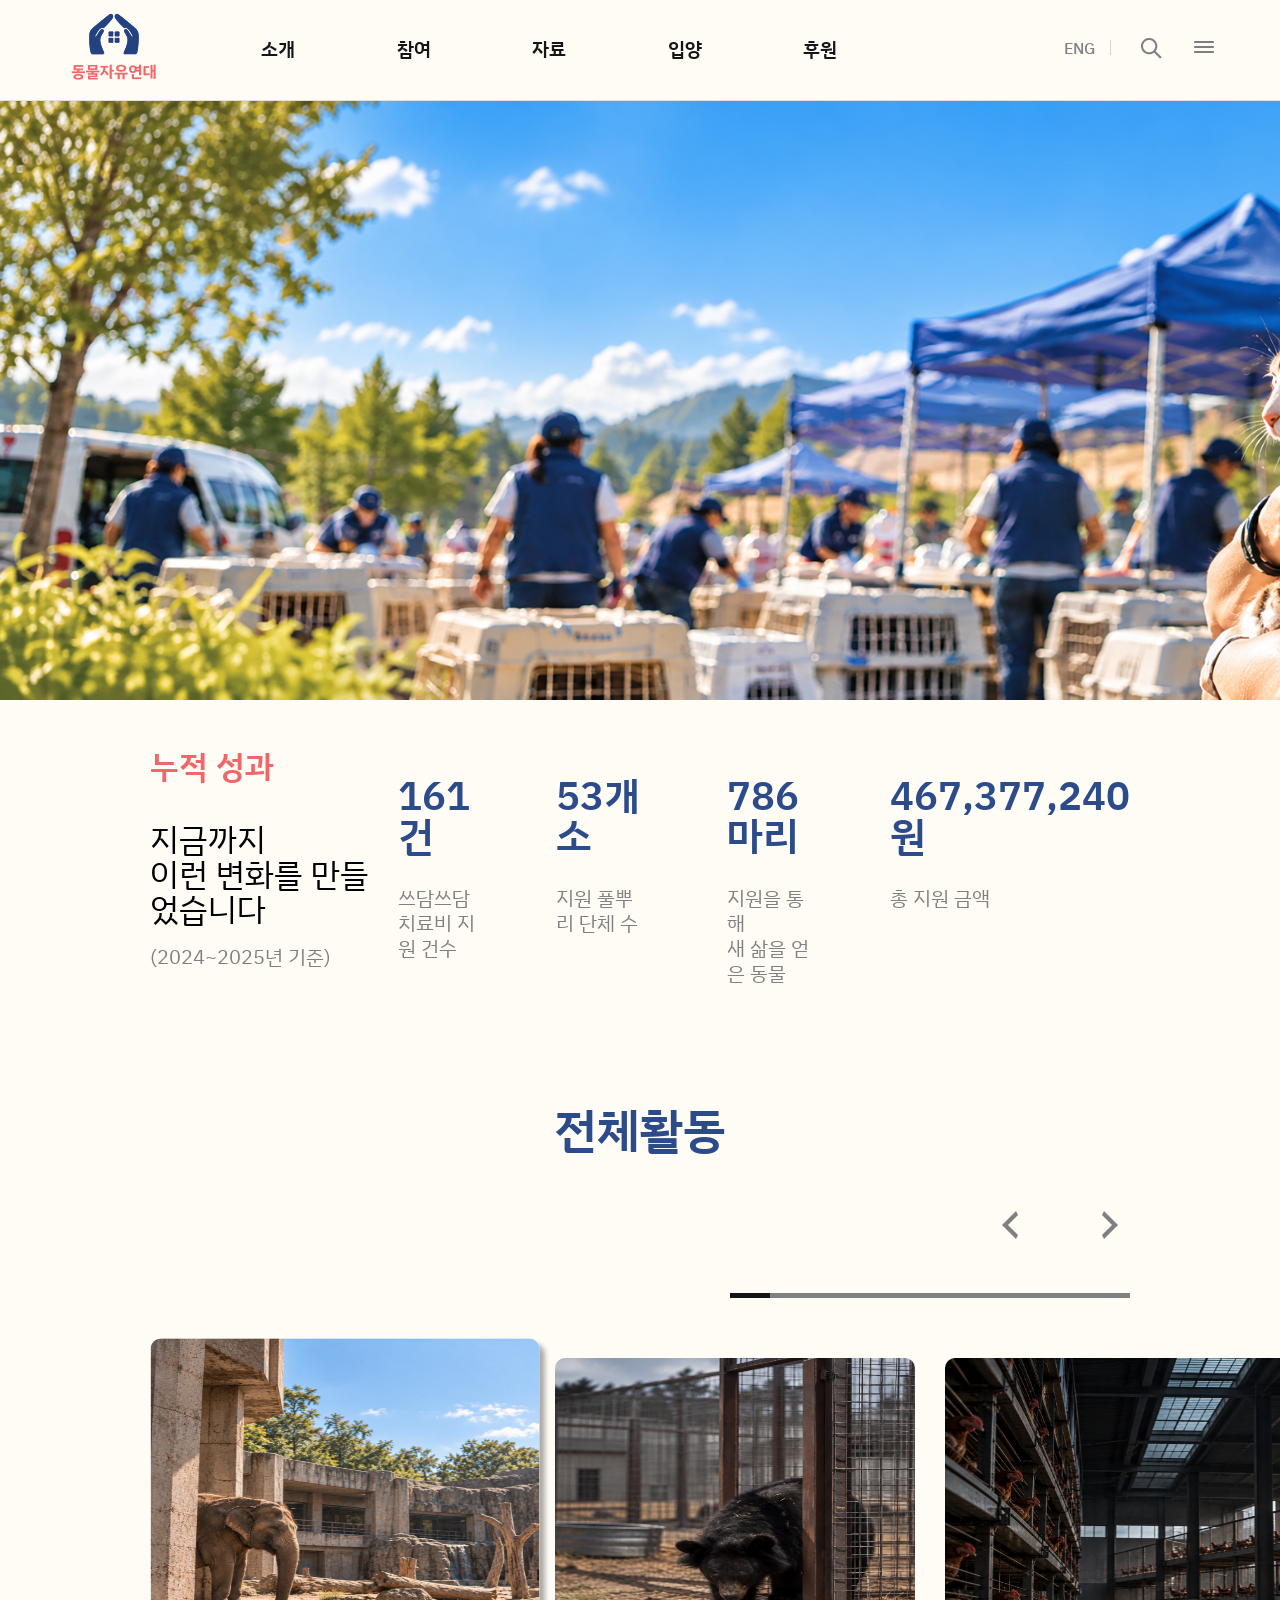
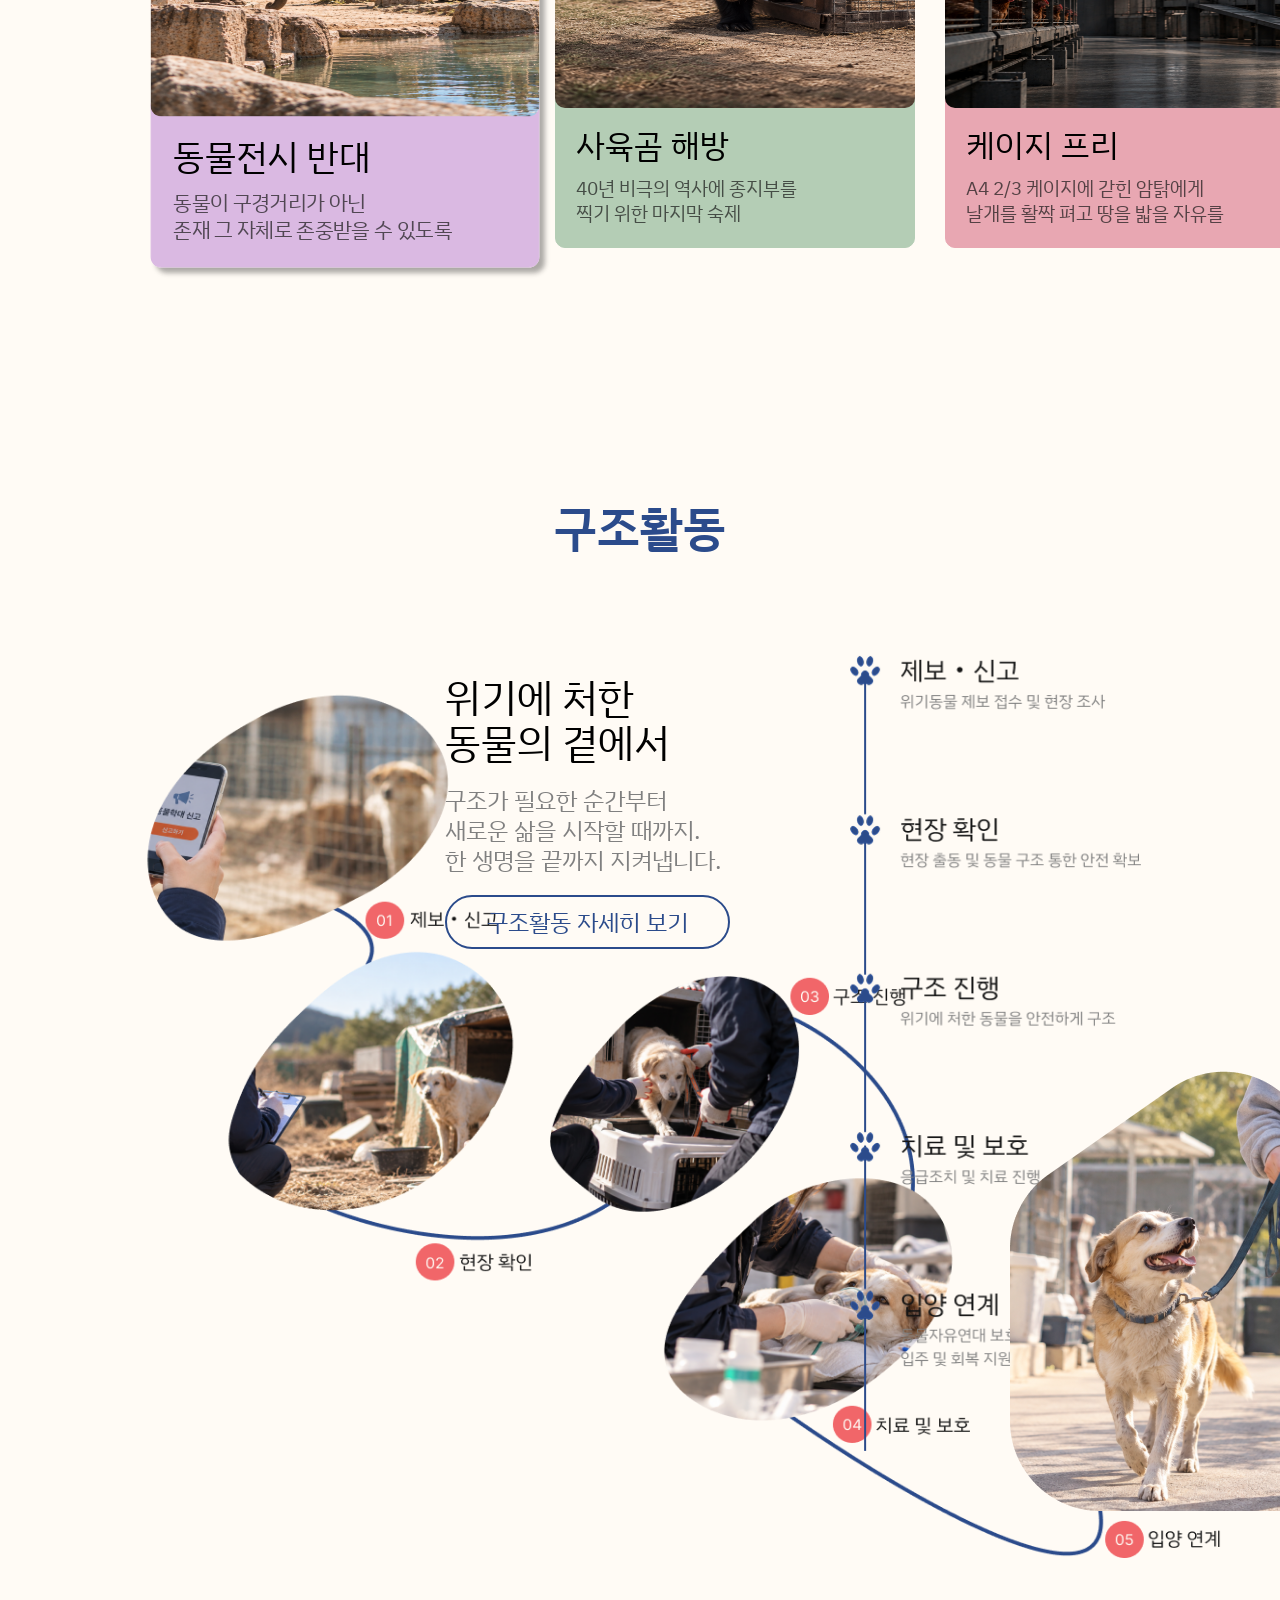
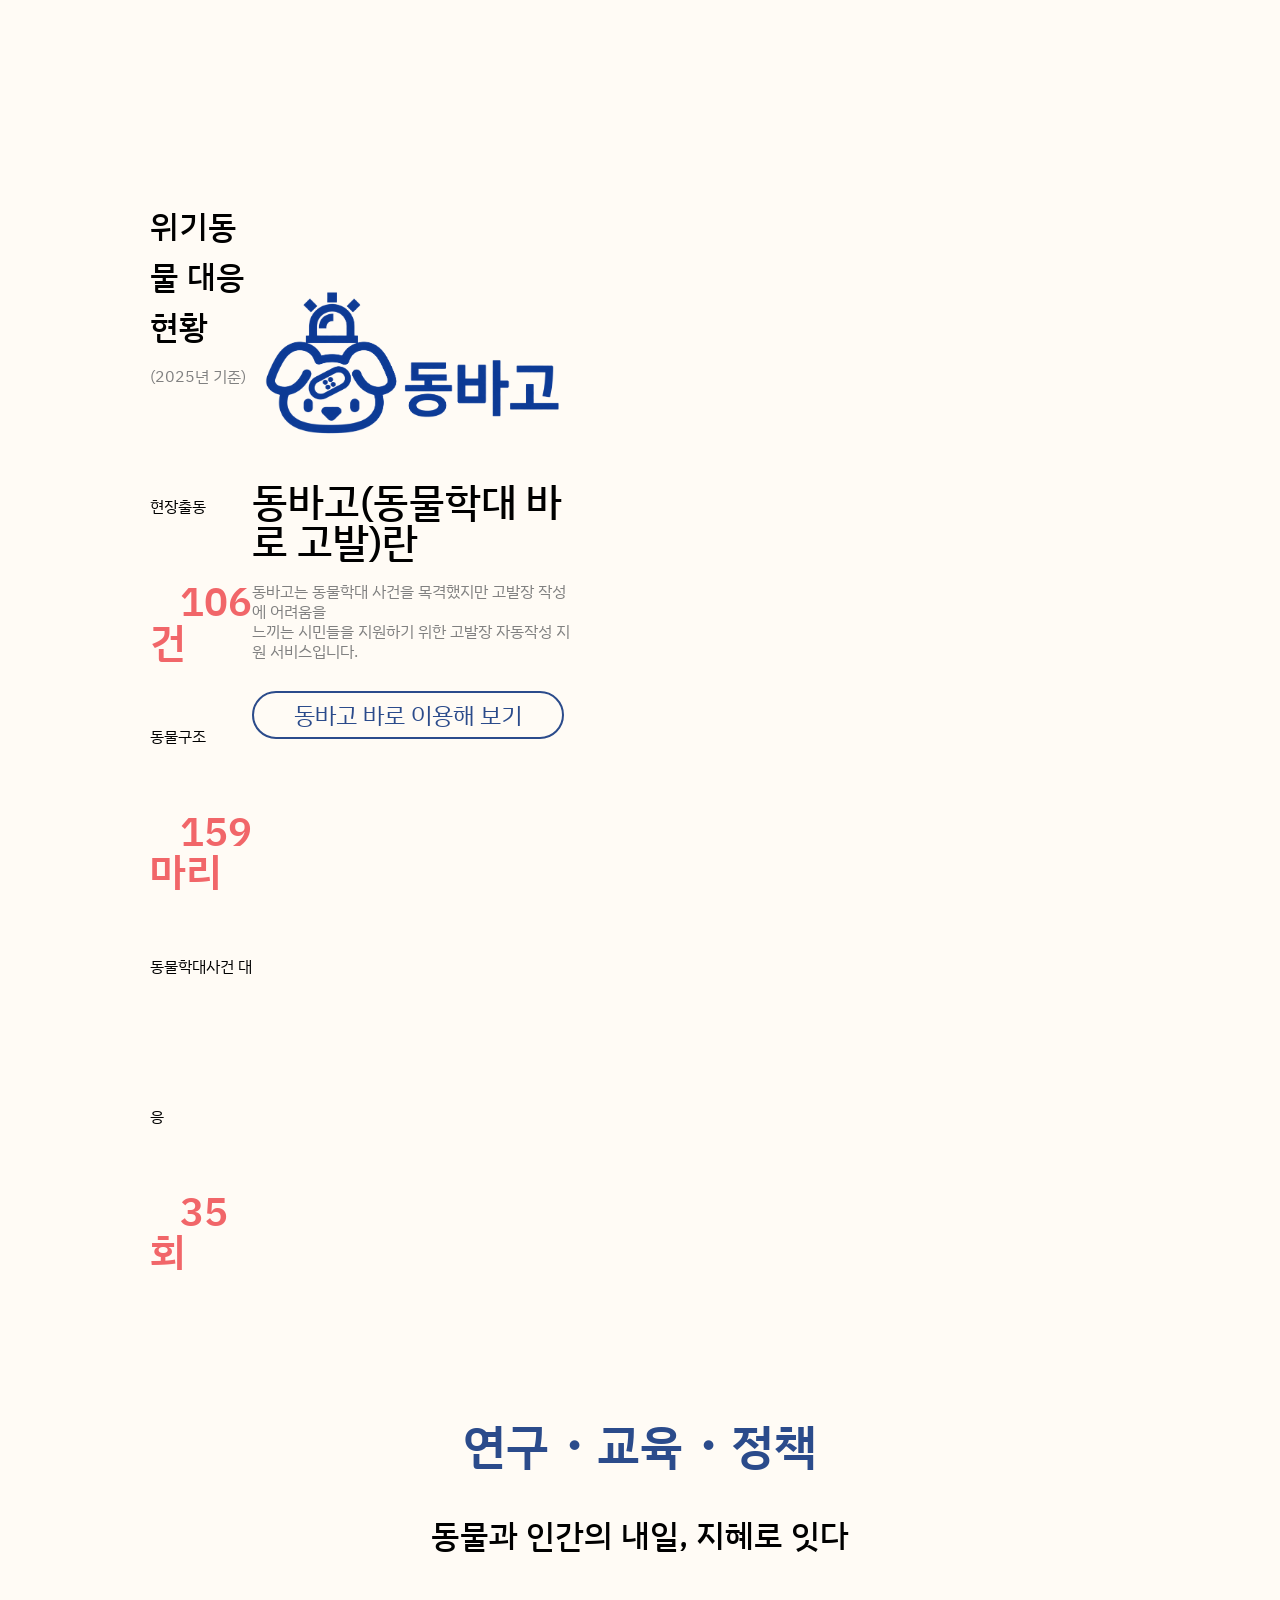
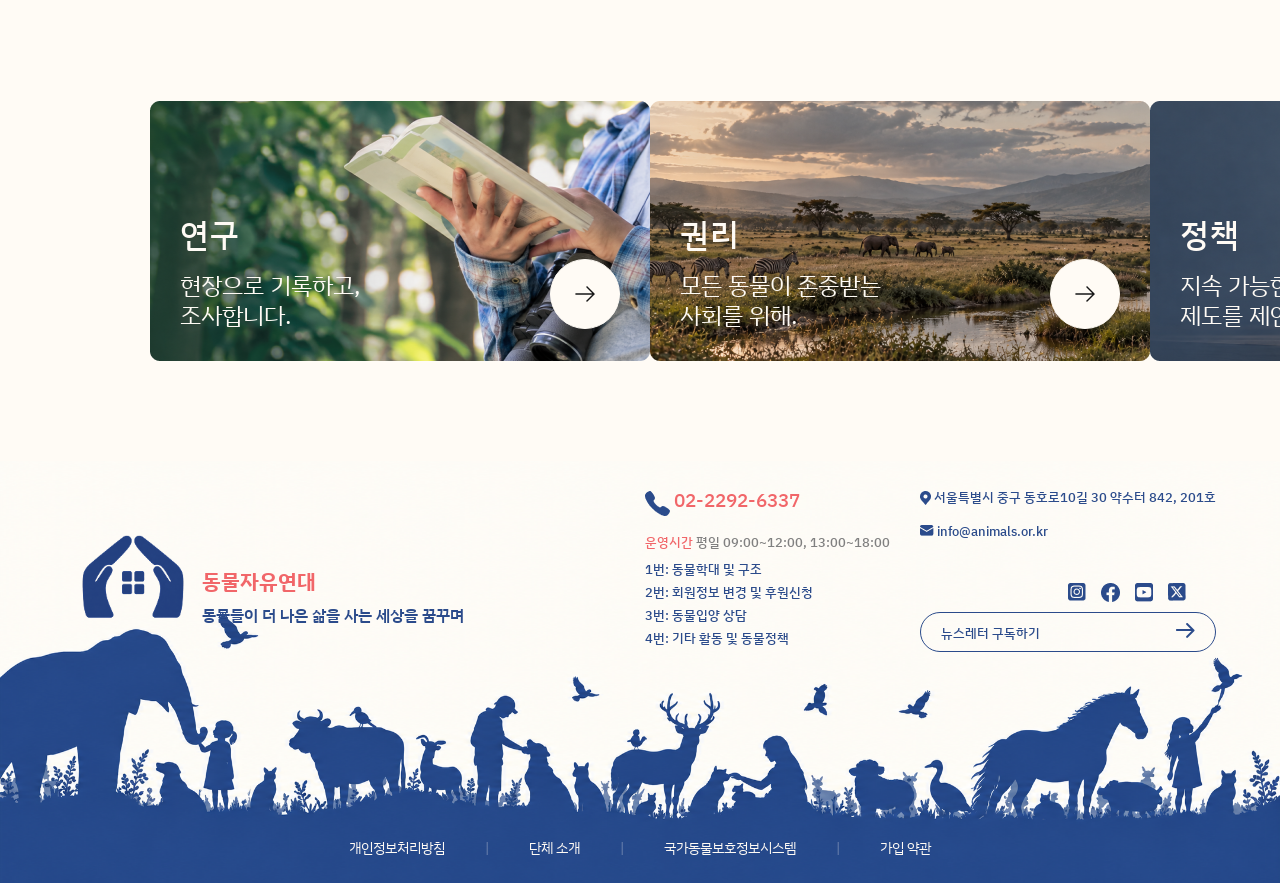
<file: activity.html>
<!DOCTYPE html>
<html lang="en">
<head>
    <meta charset="UTF-8">
    <meta name="viewport" content="width=device-width, initial-scale=1.0">
    <title>활동하기</title>
    <link rel="stylesheet" href="reset.css">
    <link rel="stylesheet" href="activity.css">
    <link rel="stylesheet" href="floating.css">

    <link rel="preconnect" href="https://fonts.googleapis.com">
    <link rel="preconnect" href="https://fonts.gstatic.com" crossorigin>
    <link href="https://fonts.googleapis.com/css2?family=IBM+Plex+Sans+KR:wght@100;200;300;400;500;600;700&family=Josefin+Sans:ital,wght@0,100..700;1,100..700&display=swap" rel="stylesheet">

    <script src="https://code.jquery.com/jquery-3.7.1.min.js"></script>
    <script src="header.js" defer></script>
    <script src="floating.js" defer></script>
    <script src="activity.js" defer></script>
</head>

<body>
        <header>
            <div class="head-inner">
                <a href="index.html"><img src="images/head-logo.png" alt="logo"></a>
                <div class="m-menu">
                    <ul class="gnb">
                        <li><a href="#">소개</a>
                            <ul class="sub">
                                <li><a href="#">동물자유연대는</a></li>
                                <li><a href="#">미션·비전</a></li>
                                <li><a href="#">연혁</a></li>
                                <li><a href="#">조직도</a></li>
                                <li><a href="#">인재채용</a></li>
                                <li><a href="activity.html">활동</a></li>
                            </ul>
                        </li>
                        <li><a href="#">참여</a>
                            <ul class="sub">
                                <li><a href="#">위기동물 제보</a></li>
                                <li><a href="#">개인지원(쓰담쓰담)</a></li>
                                <li><a href="#">단체지원</a></li>
                                <li><a href="#">탄원서명</a></li>
                                <li><a href="#">봉사활동</a></li>
                                <li><a href="#">동바고(고발장 접수)</a></li>
                            </ul>
                        </li>
                        <li><a href="#">자료</a>
                            <ul class="sub">
                                <li><a href="#">보도자료</a></li>
                                <li><a href="#">보고서·출판물</a></li>
                                <li><a href="#">재정보고</a></li>
                                <li><a href="#">공지사항</a></li>
                            </ul>
                        </li>
                        <li><a href="adopt.html">입양</a>
                            <ul class="sub">
                                <li><a href="adopt.html">입양</a></li>
                                <li><a href="#">입양후기</a></li>
                                <li><a href="#">온센터</a></li>
                                <li><a href="#">온구조동물</a></li>
                            </ul>
                        </li>
                        <li><a href="support.html">후원</a>
                            <ul class="sub">
                                <li><a href="#">후원하기</a></li>
                                <li><a href="#">후원Q&A</a></li>
                                <li><a href="#">후원회원게시판</a></li>
                                <li><a href="#">기업후원</a></li>
                                <li><a href="#">후원소식</a></li>
                            </ul>
                        </li>
                    </ul>
                </div>
                <ul class="etc">
                    <li><a href="#">후원정보조회</a></li>
                    <li><a href="#">ENG</a></li>
                    <li><a href="#"><img src="images/search-icon.png" alt="검색돋보기"></a></li>
                    <li class="btn-menu"><a href="#"><img src="images/menu.png" alt="햄버거"></a></li>
                </ul>
            </div>
            <div class="dim"></div>
            <div class="mobile-menu">
                <div class="mobile-head">
                    <a href="index.html" class="m-logo"><img src="images/head-logo.png" alt="동물자유연대"></a>
                    <div class="m-util">
                        <span class="eng">ENG</span>
                        <button type="button" class="btn-search"><img src="images/m-search.png" alt="검색"></button>
                        <button type="button" class="btn-close"><img src="images/close.png" alt="닫기"></button>
                    </div>
                </div>

                <ul class="m-gnb">
                    <li>
                        <a href="#" class="main-title">소개</a>
                        <ul class="m-sub">
                            <li><a href="#">동물자유연대는</a></li>
                            <li><a href="#">미션·비전</a></li>
                            <li><a href="#">연혁</a></li>
                            <li><a href="#">조직도</a></li>
                            <li><a href="#">인재채용</a></li>
                            <li><a href="activity.html">활동</a></li>
                        </ul>
                    </li>
                    <li>
                        <a href="#" class="main-title">참여</a>
                        <ul class="m-sub">
                            <li><a href="#">위기동물 제보</a></li>
                            <li><a href="#">개인지원(쓰담쓰담)</a></li>
                            <li><a href="#">단체지원</a></li>
                            <li><a href="#">탄원서명</a></li>
                            <li><a href="#">봉사활동</a></li>
                            <li><a href="#">동바고(고발장 접수)</a></li>
                        </ul>
                    </li>
                    <li>
                        <a href="#" class="main-title">자료</a>
                        <ul class="m-sub">
                            <li><a href="#">보도자료</a></li>
                            <li><a href="#">보고서·출판물</a></li>
                            <li><a href="#">재정보고</a></li>
                            <li><a href="#">공지사항</a></li>
                        </ul>
                    </li>
                    <li>
                        <a href="adopt.html" class="main-title">입양</a>
                        <ul class="m-sub">
                            <li><a href="adopt.html">입양</a></li>
                            <li><a href="#">입양후기</a></li>
                            <li><a href="#">온센터</a></li>
                            <li><a href="#">온구조동물</a></li>
                        </ul>
                    </li>
                    <li>
                        <a href="support.html" class="main-title">후원</a>
                        <ul class="m-sub">
                            <li><a href="#">후원하기</a></li>
                            <li><a href="#">후원Q&A</a></li>
                            <li><a href="#">후원회원게시판</a></li>
                            <li><a href="#">기업후원</a></li>
                            <li><a href="#">후원소식</a></li>
                        </ul>
                    </li>
                </ul>
            </div>
        </header>

        <main>
            <div class="hero main-visual"></div>
            <div id="floating-container"></div>
            <div class="main-content">
                <!---------------------누적성과------------------->
                <div class="results-desc">
                    <div class="results-title">
                        <h1>누적 성과</h1>
                        <h2>지금까지<br>이런 변화를 만들었습니다</h2>
                        <p>(2024~2025년 기준)</p>
                    </div>
                    
                    <div class="results-list" id="counterSection">
                        <ul class="results-item">
                            <li class="count" data-target="246" data-unit="건">0건</li>
                            <li>쓰담쓰담<br>치료비 지원 건수</li>
                        </ul>
                        <ul class="results-item">
                            <li class="count" data-target="82" data-unit="개소">0개소</li>
                            <li>지원 풀뿌리 단체 수</li>
                        </ul>
                        <ul class="results-item">
                            <li class="count" data-target="1195" data-unit="마리">0마리</li>
                            <li>지원을 통해<br>새 삶을 얻은 동물</li>  
                        </ul> 
                        <ul class="results-item">
                            <li class="count" data-target="709991159" data-unit="원">0원</li>
                            <li>총 지원 금액</li>
                        </ul>
                    </div>
                </div>
                <!-----------------전체활동-------------------->
                <section class="activities-header">
                    <div class="activities-inner">
                        <h1>전체활동</h1>
                        <ul class="activities-nav">
                            <li class="prev"><img src="images/activities-prev.png" alt="이전"></li>
                            <li class="next"><img src="images/activities-next.png" alt="다음"></li>
                        </ul>
                    </div>    
                    <div class="activities-bar">
                        <div class="activities-innerbar">
                            <div class="activities-innerbar2"></div>
                        </div>
                    </div>
                    
                    <div class="activities-slider">
                        <ul class="activities-list">
                            <li class="activities-card1">
                                <img src="images/activities1.png" alt="강아지 공장폐쇄">
                                <div class="activities-info">
                                    <h2>강아지 공장폐쇄</h2>
                                    <p>상품이 아닌 생명으로,<br>반려동물과의 올바른 관계 모색</p>
                                </div>
                            </li>
                        
                            <li class="activities-card2 is-active">
                                <img src="images/activities2.png" alt="동물전시 반대">
                                <div>
                                    <h2>동물전시 반대</h2>
                                    <p>동물이 구경거리가 아닌<br>존재 그 자체로 존중받을 수 있도록</p>
                                </div>
                            </li>
                        
                            <li class="activities-card3">
                                <img src="images/activities3.png" alt="사육곰 해방">
                                <div>
                                    <h2>사육곰 해방</h2>
                                    <p>40년 비극의 역사에 종지부를<br>찍기 위한 마지막 숙제</p>
                                </div>
                            </li>
                        
                            <li class="activities-card4">
                                <img src="images/activities4.png" alt="케이지 프리">
                                <div>
                                    <h2>케이지 프리</h2>
                                    <p>A4 2/3 케이지에 갇힌 암탉에게<br>날개를 활짝 펴고 땅을 밟을 자유를</p>
                                </div>
                            </li>
                        
                            <li class="activities-card5">
                                <img src="images/activities5.png" alt="정책/입법">
                                <div>
                                    <h2>정책/입법</h2>
                                    <p>동물의 삶에 공감하는 연구,<br>동물의 삶을 바꾸는 정책</p>
                                </div>
                            </li>
                        
                            <li class="activities-card6">
                                <img src="images/activities6.png" alt="개 식용 종식">
                                <div>
                                    <h2>개 식용 종식</h2>
                                    <p>불필요한 희생을 줄이고<br>이제부터 개 식용 없는 대한민국</p>
                                </div>
                            </li>
                        
                            <li class="activities-card7">
                                <img src="images/activities7.png" alt="동네고양이 공존">
                                <div>
                                    <h2>동네고양이 공존</h2>
                                    <p>우리의 작은 이웃 동네고양이의<br>내일이 더 따뜻하고 행복할 수 있도록</p>
                                </div>
                            </li>
                        
                            <li class="activities-card8">
                                <img src="images/activities8.png" alt="지원사업">
                                <div>
                                    <h2>지원사업</h2>
                                    <p>동물을 위해 활동하는 시민과 단체가<br>더 오래, 더 넓게 나아갈 수 있도록</p>
                                </div>
                            </li>
                        
                            <li class="activities-card9">
                                <img src="images/activities9.png" alt="구조활동">
                                <div>
                                    <h2>구조활동</h2>
                                    <p>학대, 유기, 재난 등 위기에<br>처한 동물의 안전과 회복 지원</p>
                                </div>
                            </li>
                        
                            <li class="activities-card10">
                                <img src="images/activities10.png" alt="동물복지 연구/조사">
                                <div>
                                    <h2>동물복지 연구/조사</h2>
                                    <p>기술/입법/실태 조사를 통해<br>동물복지의 기반 구축에 기여</p>
                                </div>
                            </li>
                        
                            <li class="activities-card11">
                                <img src="images/activities11.png" alt="말 복지 구축">
                                <div>
                                    <h2>말 복지 구축</h2>
                                    <p>복지 사각지대에 위치한<br>말의 전 생애를 아우르는 안전망 구축</p>
                                </div>
                            </li>
                        
                            <li class="activities-card12">
                                <img src="images/activities12.png" alt="동물권리교육">
                                <div>
                                    <h2>동물권리교육</h2>
                                    <p>이해를 넘어,<br>느끼고 변화를 경험하는 동물권교육</p>
                                </div>
                            </li>
                        </ul>
                    </div>
                </section>
                    <!------------------구조활동----------------------->
                <section class="rescue">
                    <h1>구조활동</h1>
                    <div class="rescue-wrap">
                        <div class="rescue-img">
                            <img src="images/rescue-group.png" alt="구조활동">
                            <img src="images/txt.png" alt="구조텍스트">
                        </div>
                        
                        <div class="rescue-home">
                            <img src="images/rescue-home.png" alt="집">
                        </div>
                    </div>

                    <div class="rescue-info">
                        <h2>위기에 처한<br>동물의 곁에서</h2>
                        <p>구조가 필요한 순간부터<br>새로운 삶을 시작할 때까지.<br>한 생명을 끝까지 지켜냅니다.</p>
                        <p class="rescue-more">
                            <a href="https://www.animals.or.kr/campaign/rescue?tab=intro">구조활동 자세히 보기</a>
                        </p>
                    </div>
                </section>
                <!------------------------동바고----------------->
                <section class="response">
                    <div class="response-inner">
                        <div class="response-title">
                            <h4>위기동물 대응 현황</h4>
                            <p>(2025년 기준)</p>
                        </div>
                    
                        <ul class="response-stats">
                            <li>
                                <p>현장출동</p>
                                <strong class="response-count" data-target="127" data-unit="건">0건</strong>
                            </li>
                        
                            <li>
                                <p>동물구조</p>
                                <strong class="response-count" data-target="263" data-unit="마리">0마리</strong>
                            </li>
                        
                            <li>
                                <p>동물학대사건 대응</p>
                                <strong class="response-count" data-target="35" data-unit="회">0회</strong>
                            </li>
                        </ul>
                    </div>
                    
                    <div class="dongbago-info">
                        <img src="images/dong-logo.png" alt="동바고">
                        <h3>동바고(동물학대 바로 고발)란</h3>
                        <p>동바고는 동물학대 사건을 목격했지만 고발장 작성에 어려움을<br>느끼는 시민들을 지원하기 위한 고발장 자동작성 지원 서비스입니다.</p>
                        <p class="dongbago-more">
                            <a href="https://abuse.animals.or.kr/?_gl=1*n0h7ni*_ga*MTI1NjU0OTAxOC4xNzkwMTQyNDE1*_ga_NL8NZJV6KT*czE3OTIxMzExMDAkbzQwJGcxJHQxNzkyMTMxNjM3JGo1OSRsMCRoMTUyNjQ0MzE1Mg..*_ga_135FQ5P168*czE3OTIxMzE2MzYkbzQwJGcwJHQxNzkyMTMxNjM2JGo2MCRsMCRoNjE4NjE2MTIz">동바고 바로 이용해 보기</a>
                        </p>
                    </div>
                    
                    <div class="dongbago-video">
                        <video src="dongbago (2).mp4" autoplay muted loop playsinline></video>
                    </div>
                </section>
                
                <!---------------연구 교육 정책---------------->
                <section class="research">
                    <div class="research-txt">
                        <h1>연구・교육・정책</h1>
                        <h4>동물과 인간의 내일, <span>지혜로 잇다</span></h4>
                    </div>
                    
                    <div class="research-card-wrap">
                        <div class="research-card">
                            <img src="images/research.png" alt="연구">
                            <div class="research-title">
                                <div class="research-info">
                                    <h2>연구</h2>
                                    <p>현장으로 기록하고,<br>조사합니다.</p>
                                </div>   
                                <div class="research-more">
                                    <a href="https://www.animals.or.kr/campaign/welfare?tab=intro"><img src="images/Arrow.png" alt="화살표"></a>
                                </div>
                            </div>
                        </div>
                        
                        <div class="research-card">
                            <img src="images/right.png" alt="권리">
                            <div class="research-title">
                                <div class="research-info">
                                    <h2>권리</h2>
                                    <p>모든 동물이 존중받는<br>사회를 위해.</p>
                                </div>    
                                <div class="research-more">
                                    <a href="https://www.animals.or.kr/campaign/education?tab=intro"><img src="images/Arrow.png" alt="화살표"></a>
                                </div>
                            </div>
                            
                        </div>
                        
                        <div class="research-card">
                            <img src="images/policy.png" alt="정책">
                            <div class="research-title">
                                <div class="research-info">
                                    <h2>정책</h2>
                                    <p>지속 가능한 변화를 위해<br>제도를 제안합니다.</p>
                                </div>    
                                <div class="research-more">
                                    <a href="https://www.animals.or.kr/campaign/policy?tab=intro"><img src="images/Arrow.png" alt="화살표"></a>
                                </div>
                            </div>
                        </div>
                    </div>
                </section>
            </div>
        </main>


        <footer>
            <div class="footer-inner">
                <div class="footer-top">
                    <!---------------로고--------------->
                    <div class="footer-logo">
                        <img src="images/footer-logo.png" alt="로고">
                        <img class="white-logo" src="images/footer-logow.png" alt="흰색">
                        <ul>
                            <li>동물자유연대</li>
                            <li>동물들이 더 나은 삶을 사는 세상을 꿈꾸며</li>
                        </ul> 
                    </div>

                    <!----------------전화----------------->
                    <div class="footer-callwrap">
                        <div class="footer-call">
                            <ul>
                                <li><img src="images/call.png" alt="전화"><span> 02-2292-6337</span></li>
                                <li>운영시간 <span> 평일 09:00~12:00, 13:00~18:00</span></li>
                                <li>1번: 동물학대 및 구조</li>
                                <li>2번: 회원정보 변경 및 후원신청</li>
                                <li>3번: 동물입양 상담</li>
                                <li>4번: 기타 활동 및 동물정책</li>
                            </ul>
                        </div>
                        
                        <!----------------인포----------------->
                        <div class="footer-infowrap">
                            <ul class="footer-info">
                                <li><img src="images/location.png" alt="위치"> 서울특별시 중구 동호로10길 30 약수터 842, 201호</li>
                                <li><img src="images/email.png" alt="메일"> info@animals.or.kr</li>
                            </ul>
                        <!---------------sns------------------>
                            <ul class="footer-sns">
                                <li><img src="images/instagram.png" alt="인스타"></li>
                                <li><img src="images/facebook.png" alt="페이스북"></li>
                                <li><img src="images/youtube.png" alt="유튜브"></li>
                                <li><img src="images/x-twitter.png" alt="트위터"></li>
                            </ul>
                        <!-------------뉴스---------------------->
                            <ul class="footer-newsletter">
                                <li>뉴스레터 구독하기</li>
                                <li><img src="images/arrow-navy.png" alt="화살표"></li>
                            </ul>
                        </div>  
                    </div>
                </div>
            </div>
                    <!---------------------개인정보---------------->
            <div class="footer-bottom">
                <div class="footer-bottom-inner">
                    <ul class="footer-menu">
                        <li><a href="https://www.animals.or.kr/home/privacy">개인정보처리방침</a><span>|</span></li>
                        <li><a href="https://www.animals.or.kr/home/greetings">단체 소개</a><span>|</span></li>
                        <li><a href="https://www.animal.go.kr/front/index.do">국가동물보호정보시스템</a><span>|</span></li>
                        <li><a href="https://www.animals.or.kr/home/terms">가입 약관</a></li>
                    </ul>
                </div>
            </div>
        </footer>



</body>
</html>
</file>
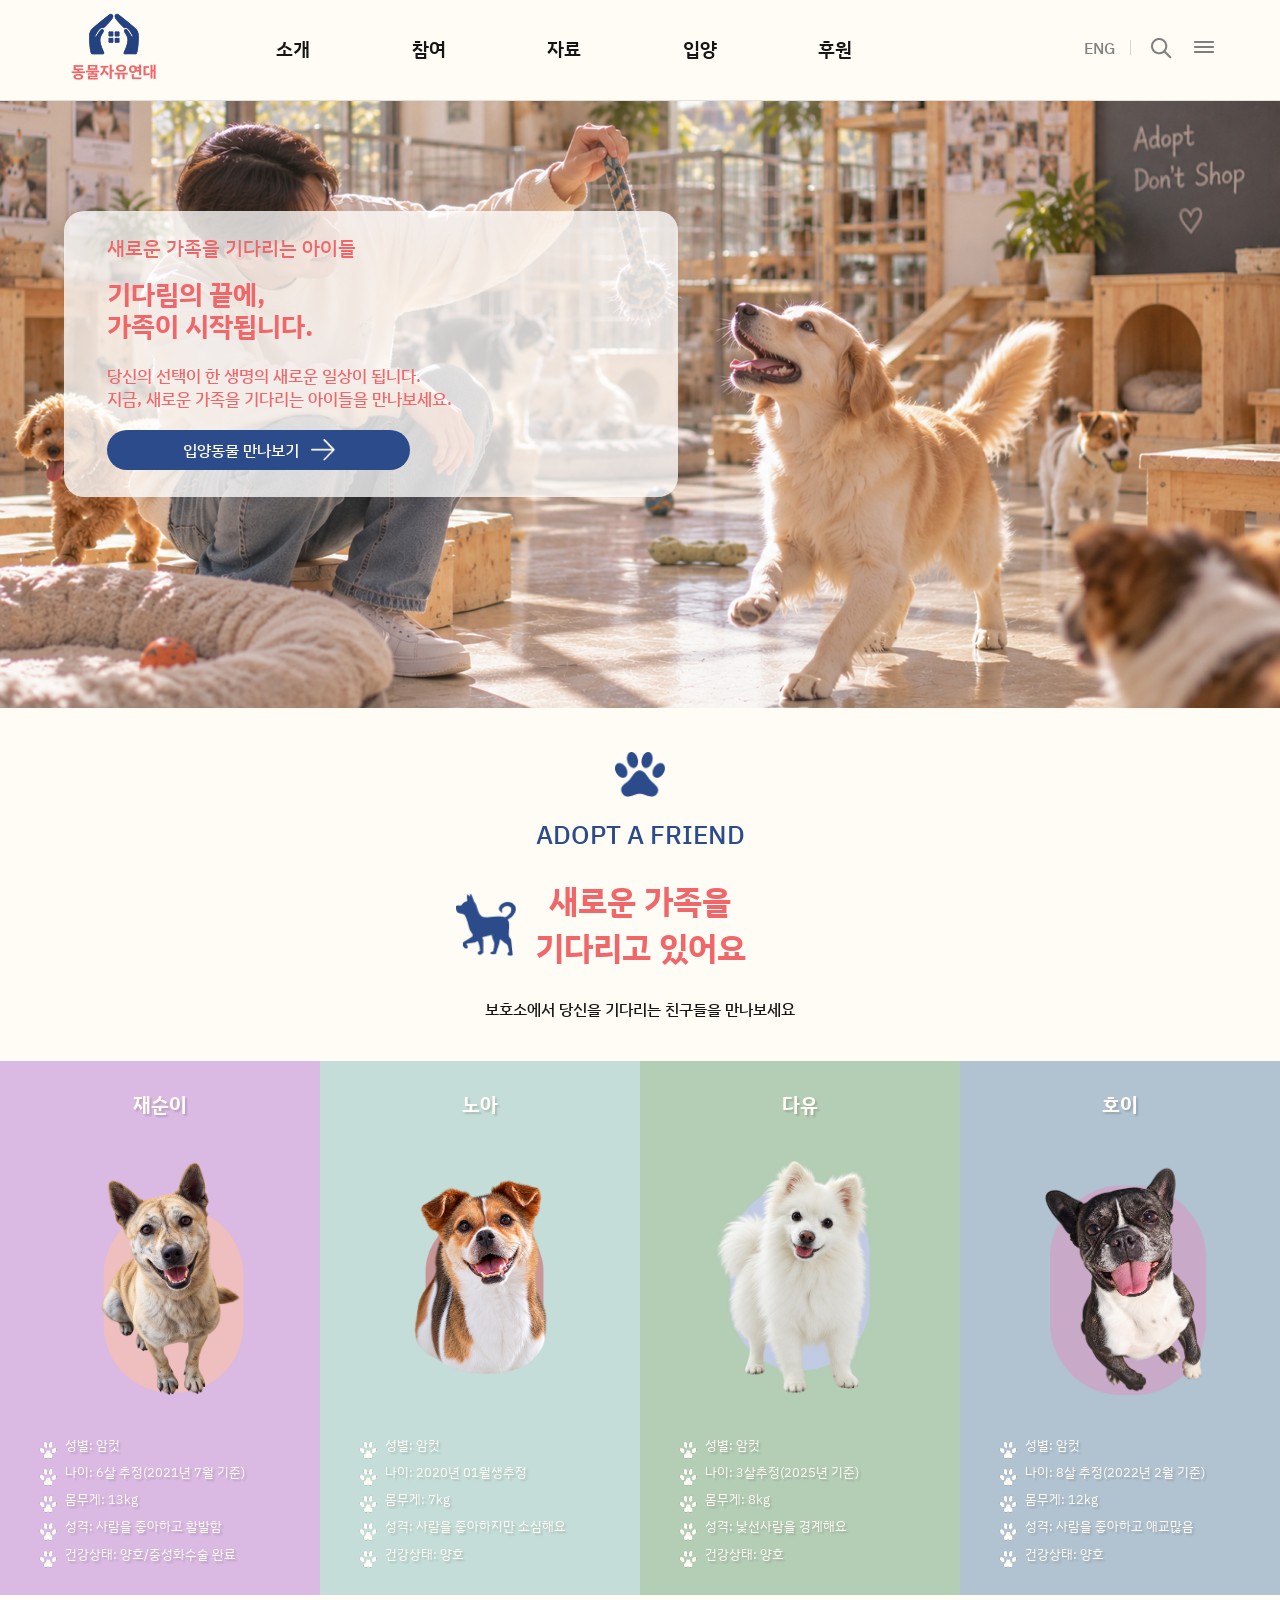
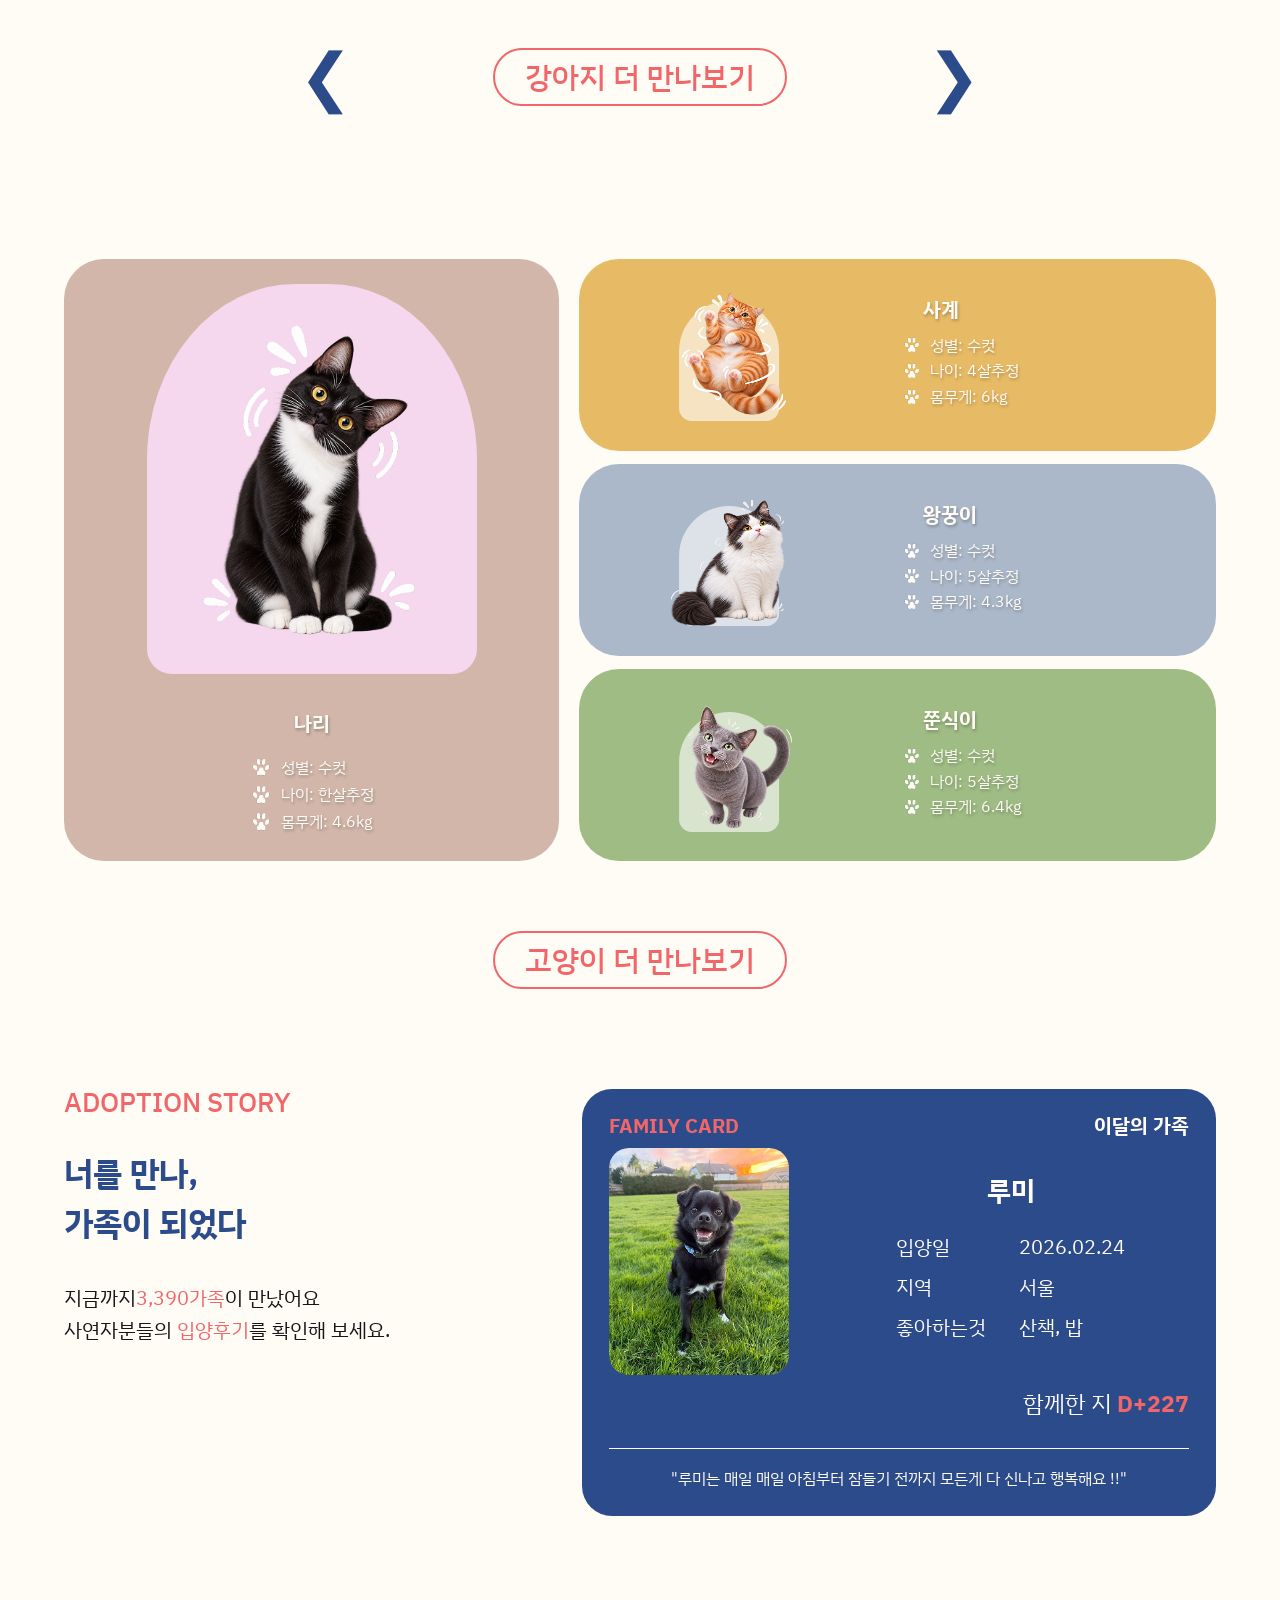
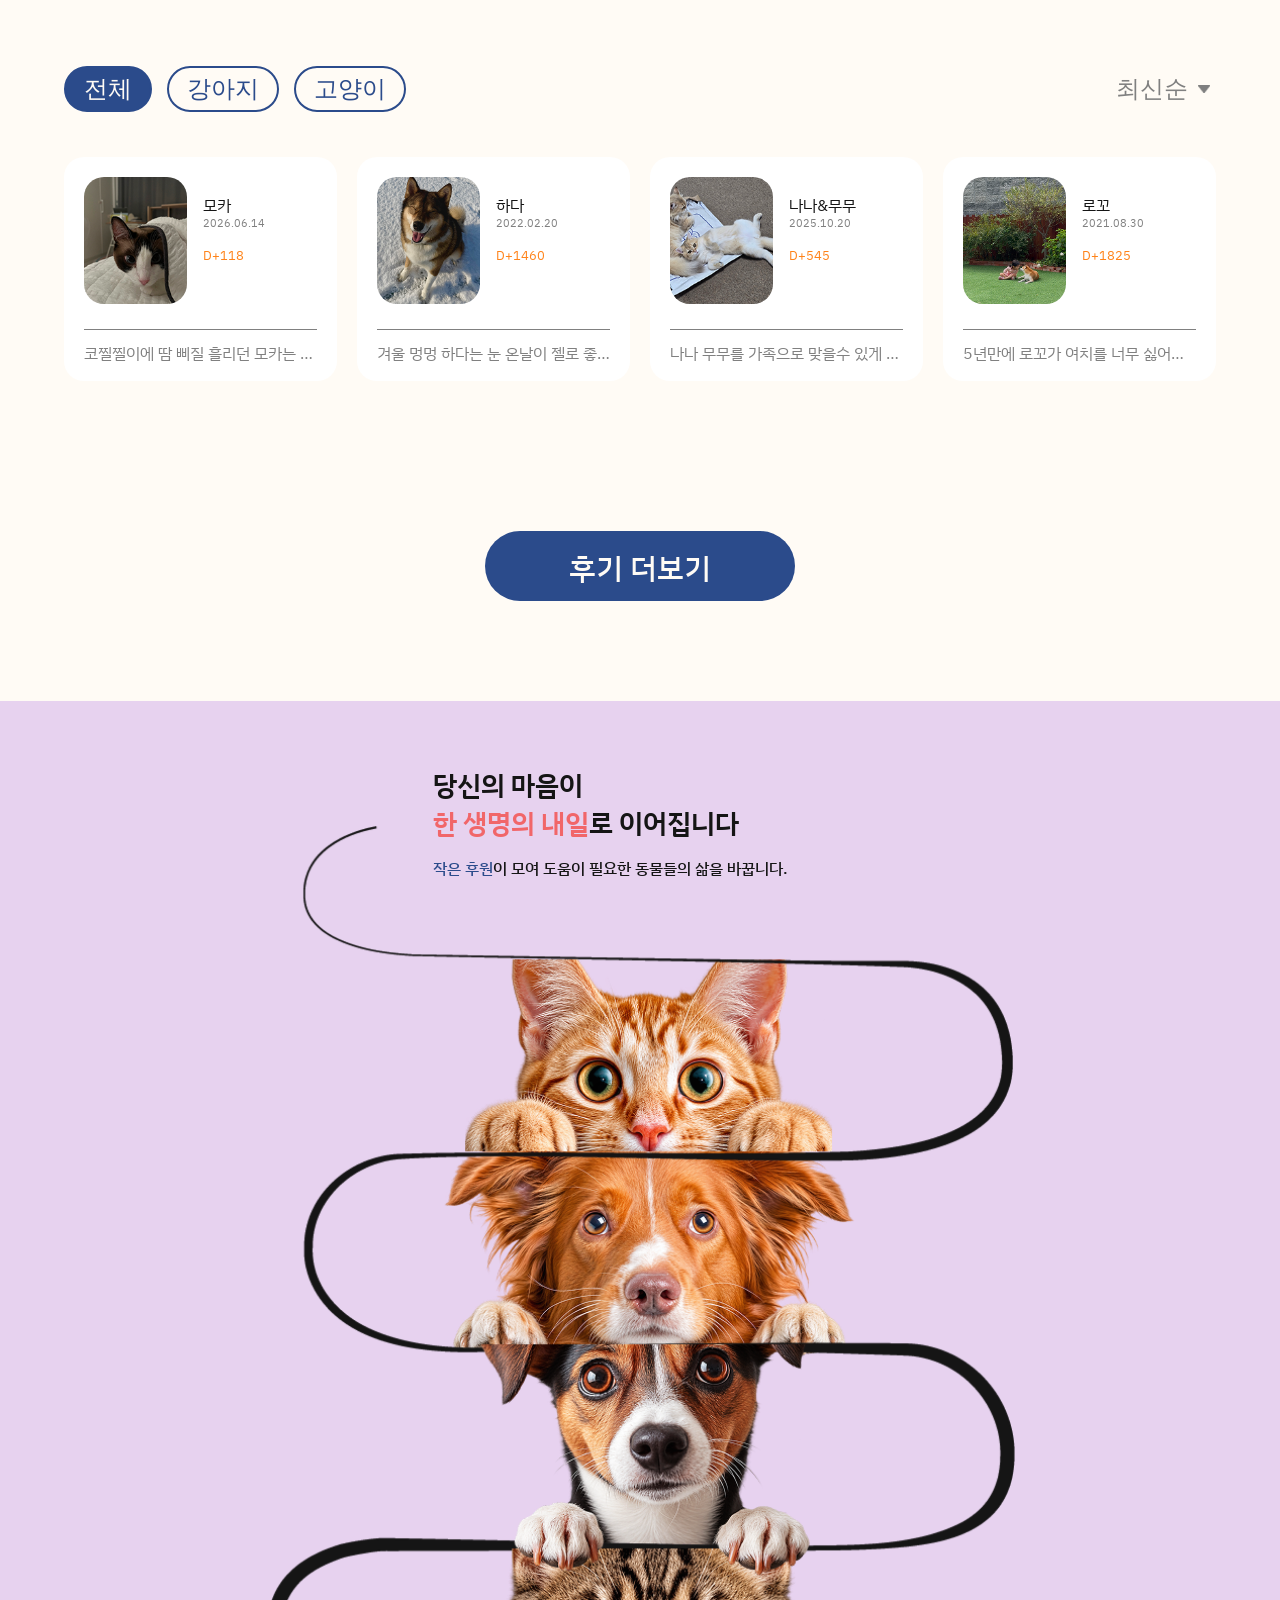
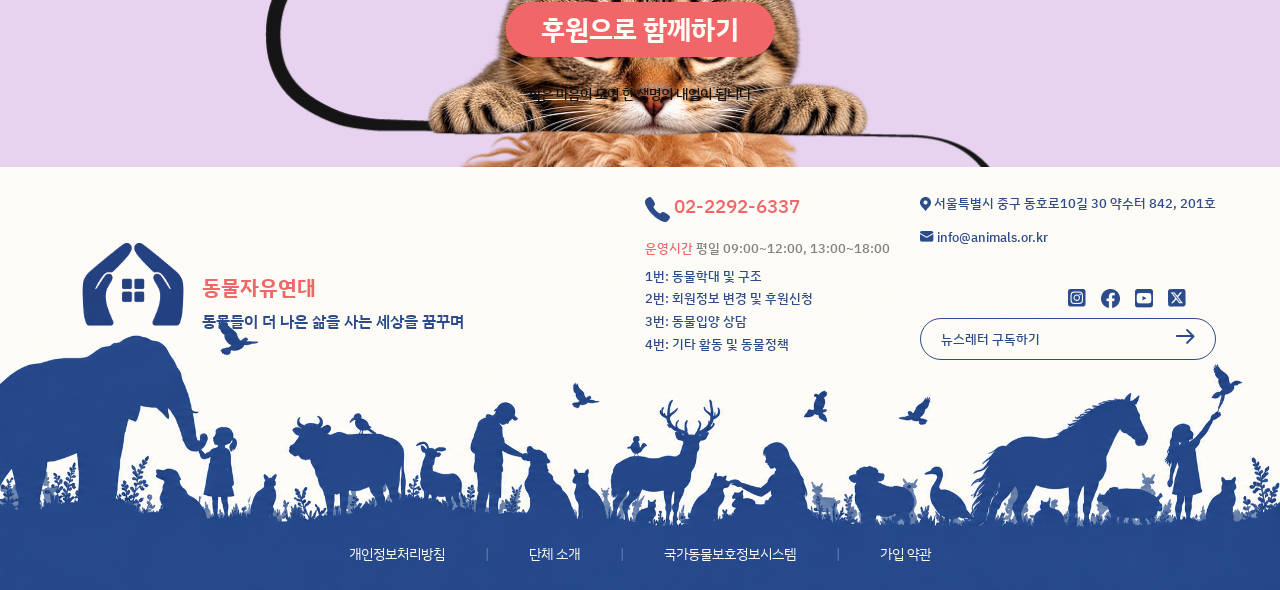
<file: adopt.html>
<!DOCTYPE html>
<html lang="en">
<head>
    <meta charset="UTF-8">
    <meta name="viewport" content="width=device-width, initial-scale=1.0">
    <title>동물자유연대-입양</title>

<link rel="preconnect" href="https://fonts.googleapis.com">
    <link rel="preconnect" href="https://fonts.gstatic.com" crossorigin>
    <link href="https://fonts.googleapis.com/css2?family=IBM+Plex+Sans+KR:wght@100;200;300;400;500;600;700&family=Josefin+Sans:ital,wght@0,100..700;1,100..700&display=swap" rel="stylesheet">  
<link rel="stylesheet" href="adopt.css">
<link rel="stylesheet" href="tablet.css">
<link rel="stylesheet" href="floating.css">

<script src="https://code.jquery.com/jquery-3.7.1.min.js"></script>
<script src="adopt.js" defer></script>
<script src="header.js" defer></script>
<script src="floating.js" defer></script>

</head>
<body>
<header>
    <div class="head-inner">
        <a href="index.html"><img src="images/head-logo.png" alt="logo"></a>
        <div class="m-menu">
            <ul class="gnb">
                <li><a href="#">소개</a>
                    <ul class="sub">
                        <li><a href="#">동물자유연대는</a></li>
                        <li><a href="#">미션·비전</a></li>
                        <li><a href="#">연혁</a></li>
                        <li><a href="#">조직도</a></li>
                        <li><a href="#">인재채용</a></li>
                        <li><a href="activity.html">활동</a></li>
                    </ul>
                </li>
                <li><a href="#">참여</a>
                    <ul class="sub">
                        <li><a href="#">위기동물 제보</a></li>
                        <li><a href="#">개인지원(쓰담쓰담)</a></li>
                        <li><a href="#">단체지원</a></li>
                        <li><a href="#">탄원서명</a></li>
                        <li><a href="#">봉사활동</a></li>
                        <li><a href="#">동바고(고발장 접수)</a></li>
                    </ul>
                </li>
                <li><a href="#">자료</a>
                    <ul class="sub">
                        <li><a href="#">보도자료</a></li>
                        <li><a href="#">보고서·출판물</a></li>
                        <li><a href="#">재정보고</a></li>
                        <li><a href="#">공지사항</a></li>
                    </ul>
                </li>
                <li><a href="adopt.html">입양</a>
                    <ul class="sub">
                        <li><a href="adopt.html">입양</a></li>
                        <li><a href="#">입양후기</a></li>
                        <li><a href="#">온센터</a></li>
                        <li><a href="#">온구조동물</a></li>
                    </ul>
                </li>
                <li><a href="support.html">후원</a>
                    <ul class="sub">
                        <li><a href="#">후원하기</a></li>
                        <li><a href="#">후원Q&A</a></li>
                        <li><a href="#">후원회원게시판</a></li>
                        <li><a href="#">기업후원</a></li>
                        <li><a href="#">후원소식</a></li>
                    </ul>
                </li>
            </ul>
        </div>
        <ul class="etc">
            <li><a href="#">후원정보조회</a></li>
            <li><a href="#">ENG</a></li>
            <li><a href="#"><img src="images/search-icon.png" alt="검색돋보기"></a></li>
            <li class="btn-menu"><a href="#"><img src="images/menu.png" alt="햄버거"></a></li>
        </ul>
    </div>
    <div class="dim"></div>
        <div class="mobile-menu">
            <div class="mobile-head">
                <a href="index.html" class="m-logo"><img src="images/head-logo.png" alt="동물자유연대"></a>
                <div class="m-util">
                    <span class="eng">ENG</span>
                    <button type="button" class="btn-search"><img src="images/m-search.png" alt="검색"></button>
                    <button type="button" class="btn-close"><img src="images/close.png" alt="닫기"></button>
                </div>
            </div>

            <ul class="m-gnb">
                <li>
                    <a href="#" class="main-title">소개</a>
                    <ul class="m-sub">
                        <li><a href="#">동물자유연대는</a></li>
                        <li><a href="#">미션·비전</a></li>
                        <li><a href="#">연혁</a></li>
                        <li><a href="#">조직도</a></li>
                        <li><a href="#">인재채용</a></li>
                        <li><a href="activity.html">활동</a></li>
                    </ul>
                </li>
                <li>
                    <a href="#" class="main-title">참여</a>
                    <ul class="m-sub">
                        <li><a href="#">위기동물 제보</a></li>
                        <li><a href="#">개인지원(쓰담쓰담)</a></li>
                        <li><a href="#">단체지원</a></li>
                        <li><a href="#">탄원서명</a></li>
                        <li><a href="#">봉사활동</a></li>
                        <li><a href="#">동바고(고발장 접수)</a></li>
                    </ul>
                </li>
                <li>
                    <a href="#" class="main-title">자료</a>
                    <ul class="m-sub">
                        <li><a href="#">보도자료</a></li>
                        <li><a href="#">보고서·출판물</a></li>
                        <li><a href="#">재정보고</a></li>
                        <li><a href="#">공지사항</a></li>
                    </ul>
                </li>
                <li>
                    <a href="adopt.html" class="main-title">입양</a>
                    <ul class="m-sub">
                        <li><a href="adopt.html">입양</a></li>
                        <li><a href="#">입양후기</a></li>
                        <li><a href="#">온센터</a></li>
                        <li><a href="#">온구조동물</a></li>
                    </ul>
                </li>
                <li>
                    <a href="support.html" class="main-title">후원</a>
                    <ul class="m-sub">
                        <li><a href="#">후원하기</a></li>
                        <li><a href="#">후원Q&A</a></li>
                        <li><a href="#">후원회원게시판</a></li>
                        <li><a href="#">기업후원</a></li>
                        <li><a href="#">후원소식</a></li>
                    </ul>
                </li>
            </ul>
        </div>
    </header>
<main>
    <section class="animal-main main-visual">
            <div class="main-slide">
                <div class="slide" style="background-image: url(images/mainimage.jpg);"></div>
                <div class="slide" style="background-image: url(images/mainimage2.jpg);"></div>
            </div>
            <div class="main-text">
                <p>새로운 가족을 기다리는 아이들</p>
                <h1>기다림의 끝에,<br>가족이 시작됩니다.</h1>
                <p class="main-description">당신의 선택이 한 생명의 새로운 일상이 됩니다.<br>
                지금, 새로운 가족을 기다리는 아이들을 만나보세요.
                </p>
                <a href="#" class="main-button">
                <span>입양동물 만나보기</span>
                <img src="images/t-arrow.png" alt="화살표">
                </a>                   
            </div>    
    </section>
    <div id="floating-container"></div> 
    <section class="animal-adopt">
        <div class="adopt-text">
            <img src="images/dogpaw.png" alt="발바닥">
            <p>ADOPT A FRIEND</p>
            <div class="adopt-title">
                <img src="images/dogicon.png" alt="강아지아이콘">
                <h2>새로운 가족을<br>
                    기다리고 있어요
                </h2>
            </div>
            <p>보호소에서 당신을 기다리는 친구들을 만나보세요</p>
        </div>
    </section>
    <div class="dog-carousel">
        <section class="dog-list">
            <div class="dog-track">      
                <div class="dog-card jaesoon">
                    <div class="dog-content">
                        <h3>재순이</h3>
                        <img src="images/jaesoon.png" alt="재순이">
                        <ul class="dog-info">
                            <li><img src="images/foot-beige.png" alt="발바닥베이지">성별: 암컷</li>
                            <li><img src="images/foot-beige.png" alt="발바닥베이지">나이: 6살 추정(2021년 7월 기준)</li>
                            <li><img src="images/foot-beige.png" alt="발바닥베이지">몸무게: 13kg</li>
                            <li><img src="images/foot-beige.png" alt="발바닥베이지">성격: 사람을 좋아하고 활발함</li>
                            <li><img src="images/foot-beige.png" alt="발바닥베이지">건강상태: 양호/중성화수술 완료</li>
                        </ul>
                    </div>
                </div>          
                <div class="dog-card noa">
                    <div class="dog-content">
                        <h3>노아</h3>
                        <img src="images/noa-imgae.png" alt="노아">
                        <ul class="dog-info">
                            <li><img src="images/foot-beige.png" alt="발바닥베이지">성별: 암컷</li>
                            <li><img src="images/foot-beige.png" alt="발바닥베이지">나이: 2020년 01월생추정</li>
                            <li><img src="images/foot-beige.png" alt="발바닥베이지">몸무게: 7kg</li>
                            <li><img src="images/foot-beige.png" alt="발바닥베이지">성격: 사람을 좋아하지만 소심해요</li>
                            <li><img src="images/foot-beige.png" alt="발바닥베이지">건강상태: 양호</li>
                        </ul>
                    </div>
                </div>           
                <div class="dog-card daewue">
                    <div class="dog-content">
                        <h3>다유</h3>
                        <img src="images/dawue-image.png" alt="다유">
                        <ul class="dog-info">
                            <li><img src="images/foot-beige.png" alt="발바닥베이지">성별: 암컷</li>
                            <li><img src="images/foot-beige.png" alt="발바닥베이지">나이: 3살추정(2025년 기준)</li>
                            <li><img src="images/foot-beige.png" alt="발바닥베이지">몸무게: 8kg</li>
                            <li><img src="images/foot-beige.png" alt="발바닥베이지">성격: 낯선사람을 경계해요</li>
                            <li><img src="images/foot-beige.png" alt="발바닥베이지">건강상태: 양호</li>
                        </ul>
                    </div>
                </div>            
                <div class="dog-card hoyy">
                    <div class="dog-content">
                        <h3>호이</h3>
                        <img src="images/Group 126.png" alt="호이">
                        <ul class="dog-info">
                            <li><img src="images/foot-beige.png" alt="발바닥베이지">성별: 암컷</li>
                            <li><img src="images/foot-beige.png" alt="발바닥베이지">나이: 8살 추정(2022년 2월 기준)</li>
                            <li><img src="images/foot-beige.png" alt="발바닥베이지">몸무게: 12kg</li>
                            <li><img src="images/foot-beige.png" alt="발바닥베이지">성격: 사람을 좋아하고 애교많음</li>
                            <li><img src="images/foot-beige.png" alt="발바닥베이지">건강상태: 양호</li>
                        </ul>
                    </div>
                </div>           
                <div class="dog-card hakku">
                    <div class="dog-content">
                        <h3>하쿠</h3>
                        <img src="images/Group 130.png" alt="하쿠">
                        <ul class="dog-info">
                            <li><img src="images/foot-beige.png" alt="발바닥베이지">성별: 수컷</li>
                            <li><img src="images/foot-beige.png" alt="발바닥베이지">나이: 7살 추정(2022년 9월 기준)</li>
                            <li><img src="images/foot-beige.png" alt="발바닥베이지">몸무게: 4.3kg</li>
                            <li><img src="images/foot-beige.png" alt="발바닥베이지">성격: 사람을 좋아하고 온순함</li>
                            <li><img src="images/foot-beige.png" alt="발바닥베이지">건강상태: 심장사상충 치료중</li>
                        </ul>
                    </div>
                </div>            
                <div class="dog-card daerrong">
                    <div class="dog-content">
                        <h3>다롱이</h3>
                        <img src="images/Group 132.png" alt="다롱이">
                        <ul class="dog-info">
                            <li><img src="images/foot-beige.png" alt="발바닥베이지">성별: 수컷</li>
                            <li><img src="images/foot-beige.png" alt="발바닥베이지">나이: 9세(17년 11월 24일생)</li>
                            <li><img src="images/foot-beige.png" alt="발바닥베이지">몸무게: 8kg</li>
                            <li><img src="images/foot-beige.png" alt="발바닥베이지">성격: 사회성 부족</li>
                            <li><img src="images/foot-beige.png" alt="발바닥베이지">건강상태: 양호 /중성화완료</li>
                        </ul>
                    </div>
                </div>
            </div> 
        </section>          
    </div>
    <div class="dog-control-wrap">
        <button class="dog-prev" type="button" aria-label="이전">&#10094;</button>
        <div class="dog-button-wrap">
            <a href="#" class="animal-button">강아지 더 만나보기</a>
        </div>
        <button class="dog-next" type="button" aria-label="다음">&#10095;</button>
    </div>
    <section class="cat-list">
        <div class="cat-card nari">
            <div class="cat-content"> 
                <div class="nari-img">                
                <img src="images/catimage.png" alt="나리">
                </div>  
                <h3>나리</h3>
                <ul class="cat-info">
                    <li><img src="images/foot-beige.png" alt="발바닥베이지">성별: 수컷</li>
                    <li><img src="images/foot-beige.png" alt="발바닥베이지">나이: 한살추정</li>
                    <li><img src="images/foot-beige.png" alt="발바닥베이지">몸무게: 4.6kg</li>
                </ul>
            </div>
        </div>
        <div class="cat-right">
            <div class="cat-card sagye">
                <div class="cat-content">                       
                    <div class="cat-img sagye-img">
                        <img src="images/cat2.png" alt="사계">                        
                    </div>
                    <div class="cat-text">
                        <h3>사계</h3>
                        <ul class="cat-info">
                            <li><img src="images/foot-beige.png" alt="발바닥베이지">성별: 수컷</li>
                            <li><img src="images/foot-beige.png" alt="발바닥베이지">나이: 4살추정</li>
                            <li><img src="images/foot-beige.png" alt="발바닥베이지">몸무게: 6kg</li>
                        </ul>
                    </div>
                </div>
            </div>
            <div class="cat-card wangggong">
                <div class="cat-content">                      
                    <div class="cat-img wangggong-img">
                        <img src="images/cat3.png" alt="왕꿍이">                            
                    </div>
                    <div class="cat-text">
                        <h3>왕꿍이</h3>
                        <ul class="cat-info">
                            <li><img src="images/foot-beige.png" alt="발바닥베이지">성별: 수컷</li>
                            <li><img src="images/foot-beige.png" alt="발바닥베이지">나이: 5살추정</li>
                            <li><img src="images/foot-beige.png" alt="발바닥베이지">몸무게: 4.3kg</li>
                        </ul>
                    </div>
                </div>
            </div>
            <div class="cat-card jjunsik">
                <div class="cat-content">                        
                    <div class="cat-img jjunsik-img">
                        <img src="images/image 57.png" alt="쭌식이">                            
                    </div>
                    <div class="cat-text">
                        <h3>쭌식이</h3>
                        <ul class="cat-info">
                            <li><img src="images/foot-beige.png" alt="발바닥베이지">성별: 수컷</li>
                            <li><img src="images/foot-beige.png" alt="발바닥베이지">나이: 5살추정</li>
                            <li><img src="images/foot-beige.png" alt="발바닥베이지">몸무게: 6.4kg</li>
                        </ul>
                    </div>
                </div>
            </div>
        </div>
    </section>
    <div class="cat-button-wrap">
        <a href="#" class="animal-button">고양이 더 만나보기</a>
    </div>
    <section class="adoption-story">
        <div class="adoption-top">
            <div class="adoption-text">
                <p>ADOPTION STORY</p>
                <h2>너를 만나,<br>
                    가족이 되었다</h2>
                <p>지금까지<span class="yellow-text"><span class="count" data-target="12260" >0</span>가족</span>이 만났어요<br>
                사연자분들의 <span class="yellow-text">입양후기</span>를 확인해 보세요.
                </p>
            </div>
            <div class="family-card">
                <div class="family-top">
                    <h3>FAMILY CARD</h3>
                    <p>이달의 가족</p>                    
                </div>
                <div class="family-content"> 
                    <div class="family-img">
                        <img src="images/familycard.png" alt="루미">
                    </div>
                    <div class="family-text">
                        <h3>루미</h3>
                        <div class="rumi-info">
                            <ul class="left-cardtext">
                                <li>입양일</li>
                                <li>지역</li>
                                <li>좋아하는것</li>
                            </ul>
                            <ul class="right-cardtext">
                                <li>2026.02.24</li>
                                <li>서울</li>
                                <li>산책, 밥</li>
                            </ul>
                        </div>
                    </div>                    
                </div>                          
                <p class="together">
                    함께한 지 <span>D+227</span>
                </p>
                <P class="rumi-review">
                    "루미는 매일 매일 아침부터 잠들기 전까지 모든게 다 신나고 행복해요 !!"
                </P>
            </div>
        </div>
        <div class="tab-menu">
            <ul class="tab-button">
                <li><button type="button" class="active">전체</button></li>
                <li><button type="button">강아지</button></li>
                <li><button type="button">고양이</button></li>
            </ul>
            <button type="button" class="sort-button">최신순<img src="images/triangle.png" alt="삼각형"></button>
        </div>
        <div class="adopt-cards">
            <div class="adopt-card moka cat">
                <div class="adopt-content">
                    <img src="images/catcard1.png" alt="모카">
                    <ul class="adopt-info">
                        <li>모카</li>
                        <li>2026.06.14</li>
                        <li>D+118</li>
                    </ul>
                </div>
                <p>코찔찔이에 땀 삐질 흘리던 모카는 씩씩해졌습니다!</p>
            </div>
            <div class="adopt-card hada dog">
                <div class="adopt-content">
                    <img src="images/dogcard1.png" alt="하다">
                    <ul class="adopt-info">
                        <li>하다</li>
                        <li>2022.02.20</li>
                        <li>D+1460</li>
                    </ul>                       
                </div>
                <P>겨울 멍멍 하다는 눈 온날이 젤로 좋답니다ㅎㅎ</P>
            </div>
            <div class="adopt-card nana cat">
                <div class="adopt-content">
                    <img src="images/catcard2.png" alt="나나&무무">
                    <ul class="adopt-info">
                        <li>나나&무무</li>
                        <li>2025.10.20</li>
                        <li>D+545</li>
                    </ul>                        
                </div>
                <P>나나 무무를 가족으로 맞을수 있게 해주셔서 감사합니다!</P>
            </div>
            <div class="adopt-card locco dog">
                <div class="adopt-content">
                    <img src="images/dogcard2.png" alt="로꼬">
                    <ul class="adopt-info">
                        <li>로꼬</li>
                        <li>2021.08.30</li>
                        <li>D+1825</li>
                    </ul>                       
                </div>
                <P>5년만에 로꼬가 여치를 너무 싫어한다는걸 알게 됐네요</P> 
            </div>
            <div class="adopt-card now dog">
                <div class="adopt-content">
                    <img src="images/dogcard3.png" alt="지금이">
                    <ul class="adopt-info">
                        <li>지금이</li>
                        <li>2023.07.23</li>
                        <li>D+1254</li>
                    </ul>
                </div>
                <p>가까이 다가오지 못했지만 지금은 먼저 꼬리를 흔들어요</p>
            </div>
            <div class="adopt-card powguen dog">
                <div class="adopt-content">
                    <img src="images/dogcard4.png" alt="포근이">
                    <ul class="adopt-info">
                        <li>포근이</li>
                        <li>2025.04.15</li>
                        <li>D+452</li>
                    </ul>
                </div> 
                <p>포근이는 이름처럼 순하고 온화한 포근한 성격이에요</p>
            </div>
            <div class="adopt-card mini cat">
                <div class="adopt-content">
                    <img src="images/catcard4.png" alt="미니">
                    <ul class="adopt-info">
                        <li>미니</li>
                        <li>2022.12.10</li>
                        <li>D+1476</li>
                    </ul>
                </div>
                <P>'기특이' 씩씩하게 배변까지하는 미니의 별명이에요</P>
            </div>
            <div class="adopt-card malddong cat">
                <div class="adopt-content">
                    <img src="images/catcard3.png" alt="말똥이">
                    <ul class="adopt-info">
                        <li>말똥이</li>
                        <li>2026.01.13</li>
                        <li>D+282</li>
                    </ul>
                </div>
                <p>말똥이의 두 눈은 이름처럼 점점 말똥해지고 있어요</p>
            </div>
        </div>
        <a href="#" class="adopt-button">후기 더보기</a>
    </section>
    <section class="donation-button">
        <div class="donation-zone">
            <div class="donate-top">
                <h2>당신의 마음이<br>
                <span>한 생명의 내일</span>로 이어집니다</h2>
                <p><span>작은 후원</span>이 모여 도움이 필요한 동물들의 삶을 바꿉니다.</p>                
            </div>
            <div class="donate-buttons">
                <div class="donate-img">
                    <img src="images/donate.png" alt="후원이미지">
                </div>
                <div class="donate-bottom">
                    <a href="support.html" class="donate-button">후원으로 함께하기</a>
                    <p>작은 마음이 모여 한 생명의 내일이 됩니다</p>
                </div>    
            </div>        
        </div>
    </section>
</main>
<footer>
    <div class="footer-inner">
        <div class="footer-top">
            <!---------------로고--------------->
            <div class="footer-logo">
                <img src="images/footer-logo.png" alt="로고">
                <img class="white-logo" src="images/footer-logow.png" alt="흰색">
                <ul>
                    <li>동물자유연대</li>
                    <li>동물들이 더 나은 삶을 사는 세상을 꿈꾸며</li>
                </ul> 
            </div>

            <!----------------전화----------------->
            <div class="footer-callwrap">
                <div class="footer-call">
                    <ul>
                        <li><img src="images/call.png" alt="전화"><span> 02-2292-6337</span></li>
                        <li>운영시간 <span> 평일 09:00~12:00, 13:00~18:00</span></li>
                        <li>1번: 동물학대 및 구조</li>
                        <li>2번: 회원정보 변경 및 후원신청</li>
                        <li>3번: 동물입양 상담</li>
                        <li>4번: 기타 활동 및 동물정책</li>
                    </ul>
                </div>
                
                <!----------------인포----------------->
                <div class="footer-infowrap">
                    <ul class="footer-info">
                        <li><img src="images/location.png" alt="위치"> 서울특별시 중구 동호로10길 30 약수터 842, 201호</li>
                        <li><img src="images/email.png" alt="메일"> info@animals.or.kr</li>
                    </ul>
                <!---------------sns------------------>
                    <ul class="footer-sns">
                        <li><img src="images/instagram.png" alt="인스타"></li>
                        <li><img src="images/facebook.png" alt="페이스북"></li>
                        <li><img src="images/youtube.png" alt="유튜브"></li>
                        <li><img src="images/x-twitter.png" alt="트위터"></li>
                    </ul>
                <!-------------뉴스---------------------->
                    <ul class="footer-newsletter">
                        <li>뉴스레터 구독하기</li>
                        <li><img src="images/arrow-navy.png" alt="화살표"></li>
                    </ul>
                </div>  
            </div>
        </div>
    </div>
            <!---------------------개인정보---------------->
    <div class="footer-bottom">
        <div class="footer-bottom-inner">
            <ul class="footer-menu">
                <li><a href="https://www.animals.or.kr/home/privacy">개인정보처리방침</a><span>|</span></li>
                <li><a href="https://www.animals.or.kr/home/greetings">단체 소개</a><span>|</span></li>
                <li><a href="https://www.animal.go.kr/front/index.do">국가동물보호정보시스템</a><span>|</span></li>
                <li><a href="https://www.animals.or.kr/home/terms">가입 약관</a></li>
            </ul>
        </div>
    </div>       
</footer>
</body>
</html>
</file>
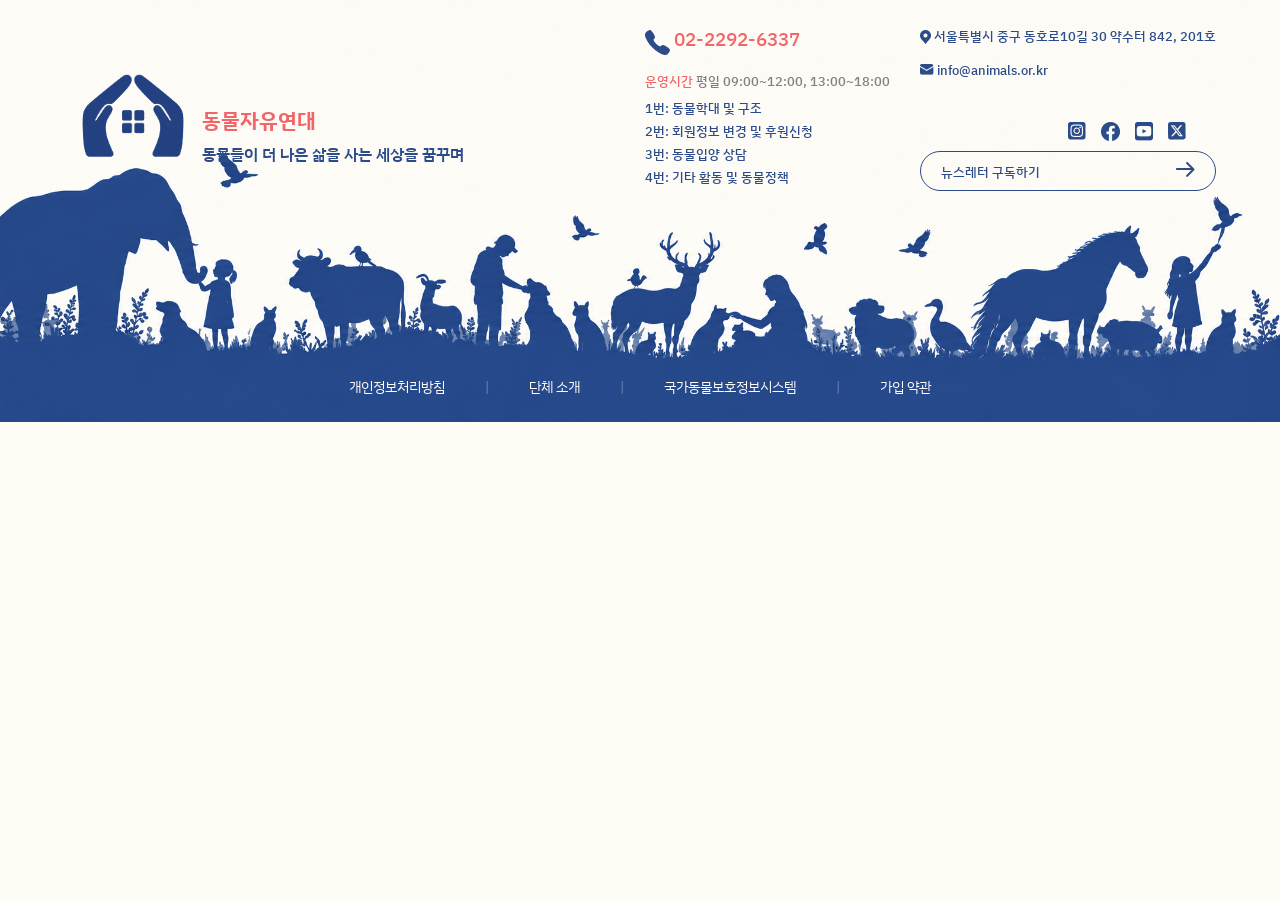
<file: footer.html>
<!DOCTYPE html>
<html lang="en">
<head>
    <meta charset="UTF-8">
    <meta name="viewport" content="width=device-width, initial-scale=1.0">
    <title>footer</title>
    <link rel="stylesheet" href="reset.css">
    <link rel="stylesheet" href="footer.css">
    
    <link rel="preconnect" href="https://fonts.googleapis.com">
    <link rel="preconnect" href="https://fonts.gstatic.com" crossorigin>
    <link href="https://fonts.googleapis.com/css2?family=IBM+Plex+Sans+KR:wght@100;200;300;400;500;600;700&family=Josefin+Sans:ital,wght@0,100..700;1,100..700&display=swap" rel="stylesheet">  

</head>
<body>
    <header></header>
    <main></main>
    <footer>

        <div class="footer-inner">

            <div class="footer-top">
                <!---------------로고--------------->
                <div class="footer-logo"><img src="images/footer-logo.png" alt="로고">
                    <ul>
                        <li>동물자유연대</li>
                        <li>동물들이 더 나은 삶을 사는 세상을 꿈꾸며</li>
                    </ul> 
                </div>

                <!----------------전화----------------->
                <div class="footer-callwrap">
                    <div class="footer-call">
                        <ul>
                            <li><img src="images/call.png" alt="전화"><span> 02-2292-6337</span></li>
                            <li>운영시간 <span> 평일 09:00~12:00, 13:00~18:00</span></li>
                            <li>1번: 동물학대 및 구조</li>
                            <li>2번: 회원정보 변경 및 후원신청</li>
                            <li>3번: 동물입양 상담</li>
                            <li>4번: 기타 활동 및 동물정책</li>
                        </ul>
                    </div>
                    
                    <!----------------인포----------------->
                    <div class="footer-infowrap">
                        <ul class="footer-info">
                            <li><img src="images/location.png" alt="위치"> 서울특별시 중구 동호로10길 30 약수터 842, 201호</li>
                            <li><img src="images/email.png" alt="메일"> info@animals.or.kr</li>
                        </ul>
                    <!---------------sns------------------>
                        <ul class="footer-sns">
                            <li><img src="images/instagram.png" alt="인스타"></li>
                            <li><img src="images/facebook.png" alt="페이스북"></li>
                            <li><img src="images/youtube.png" alt="유튜브"></li>
                            <li><img src="images/x-twitter.png" alt="트위터"></li>
                        </ul>
                    <!-------------뉴스---------------------->
                        <ul class="footer-newsletter">
                            <li>뉴스레터 구독하기</li>
                            <li><img src="images/arrow-navy.png" alt="화살표"></li>
                        </ul>
                    </div>  
                </div>
            </div>
        </div>
                <!---------------------개인정보---------------->
        <div class="footer-bottom">
            <div class="footer-bottom-inner">
                <ul class="footer-menu">
                    <li><a href="https://www.animals.or.kr/home/privacy">개인정보처리방침</a><span>|</span></li>
                    <li><a href="https://www.animals.or.kr/home/greetings">단체 소개</a><span>|</span></li>
                    <li><a href="https://www.animal.go.kr/front/index.do">국가동물보호정보시스템</a><span>|</span></li>
                    <li><a href="https://www.animals.or.kr/home/terms">가입 약관</a></li>
                </ul>
            </div>
        </div>
        
    </footer>
</body>
</html>
</file>
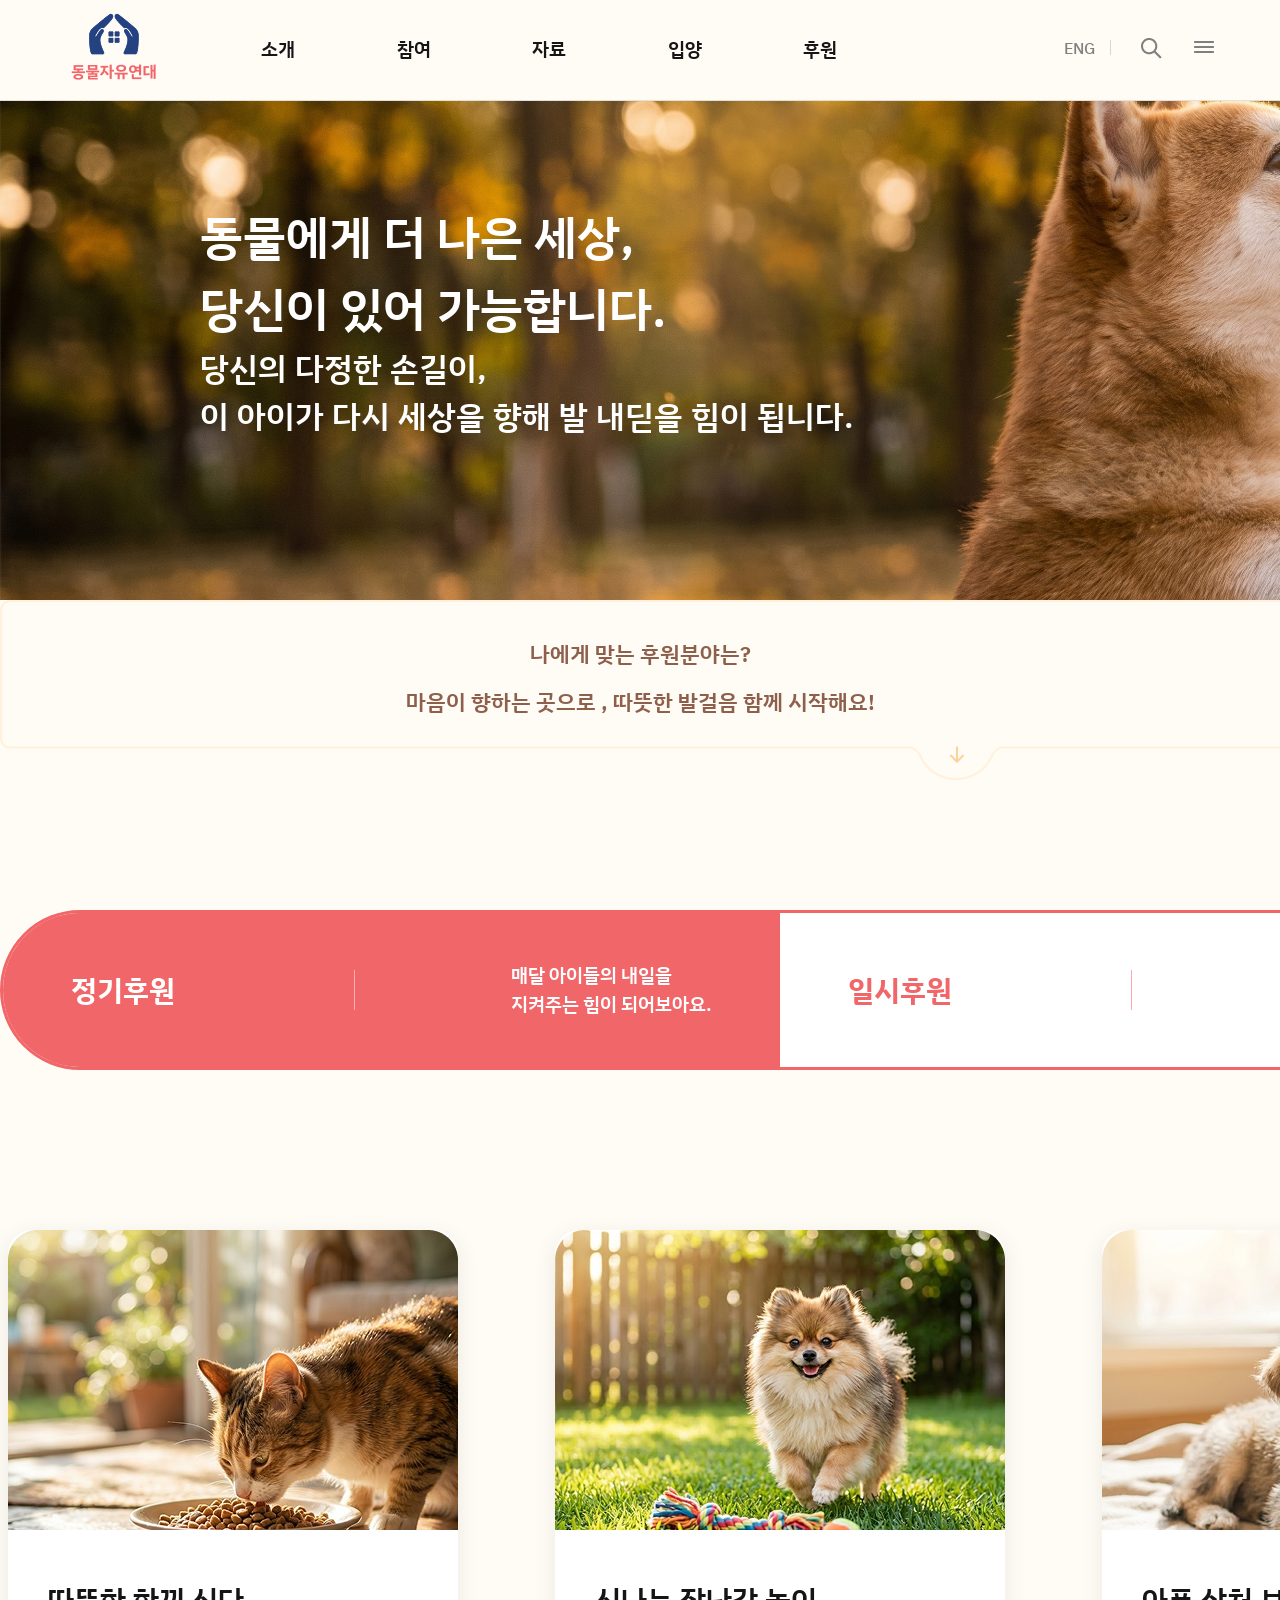
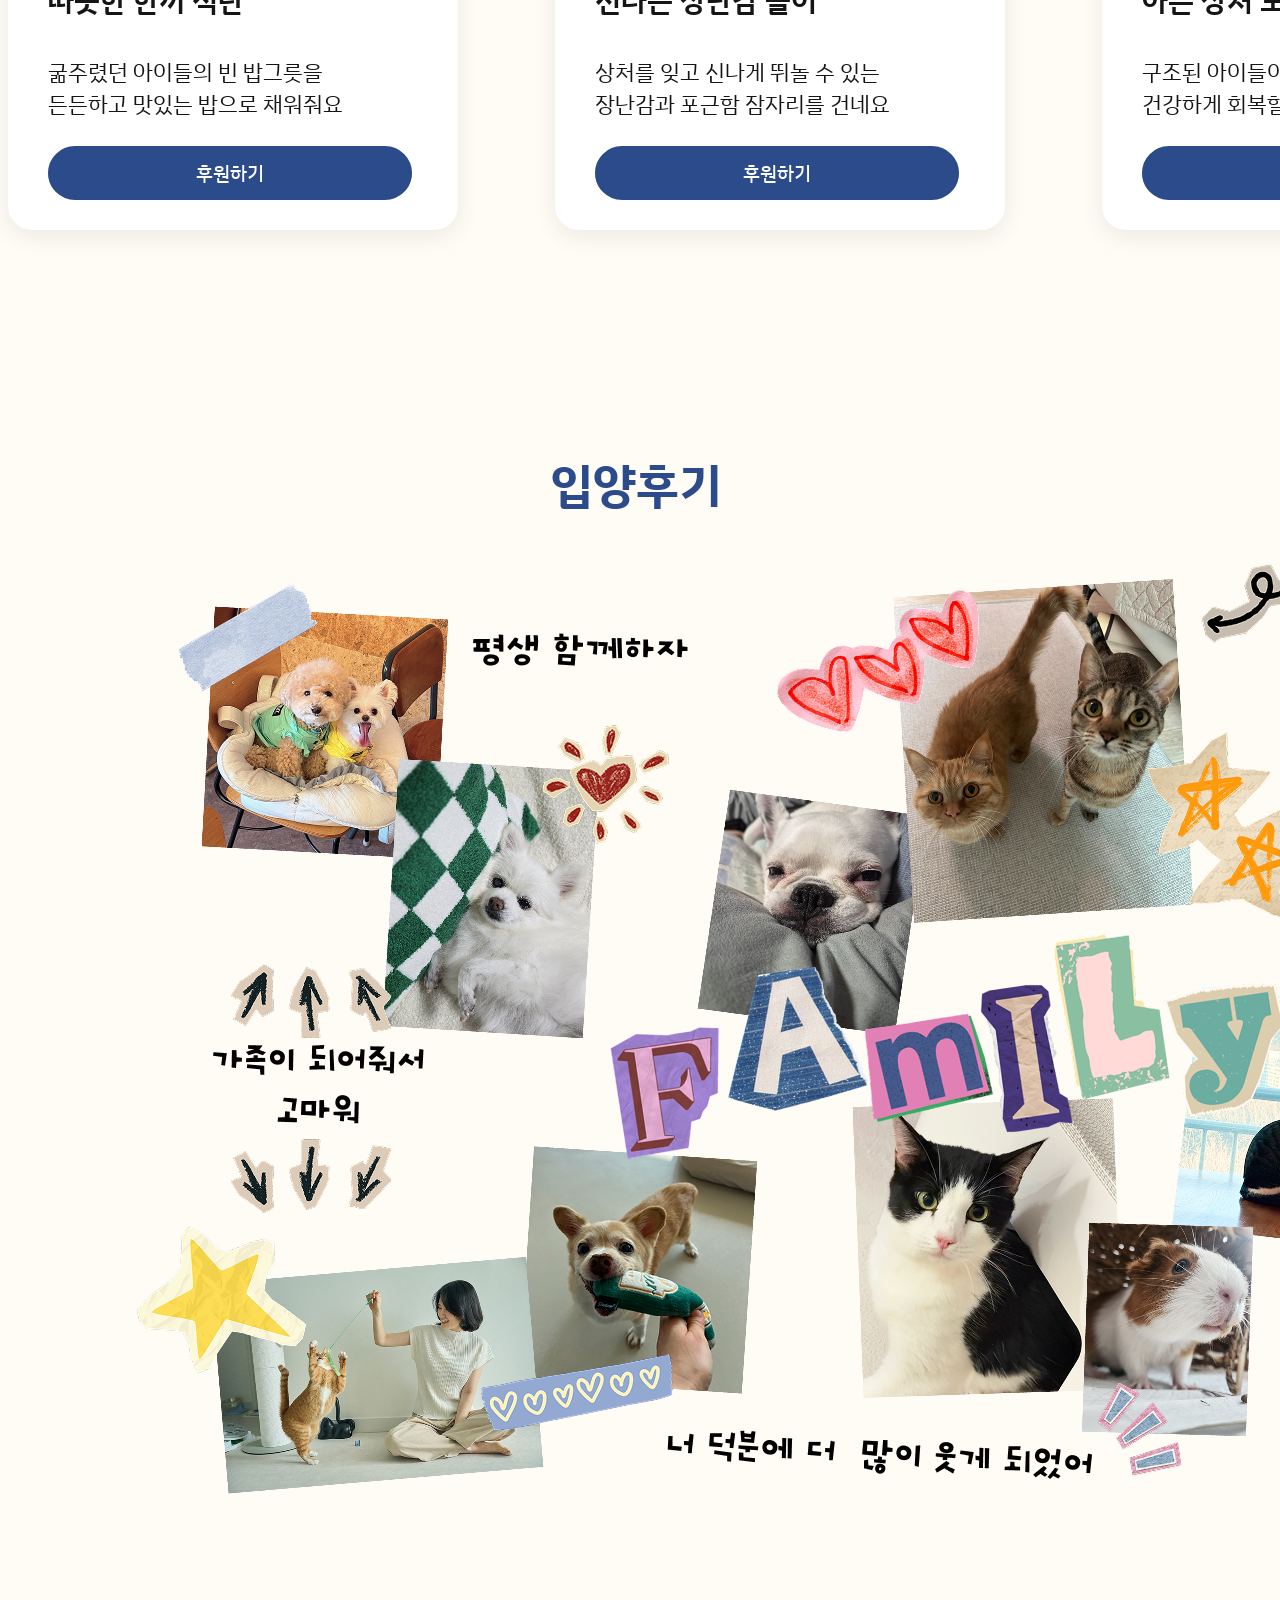
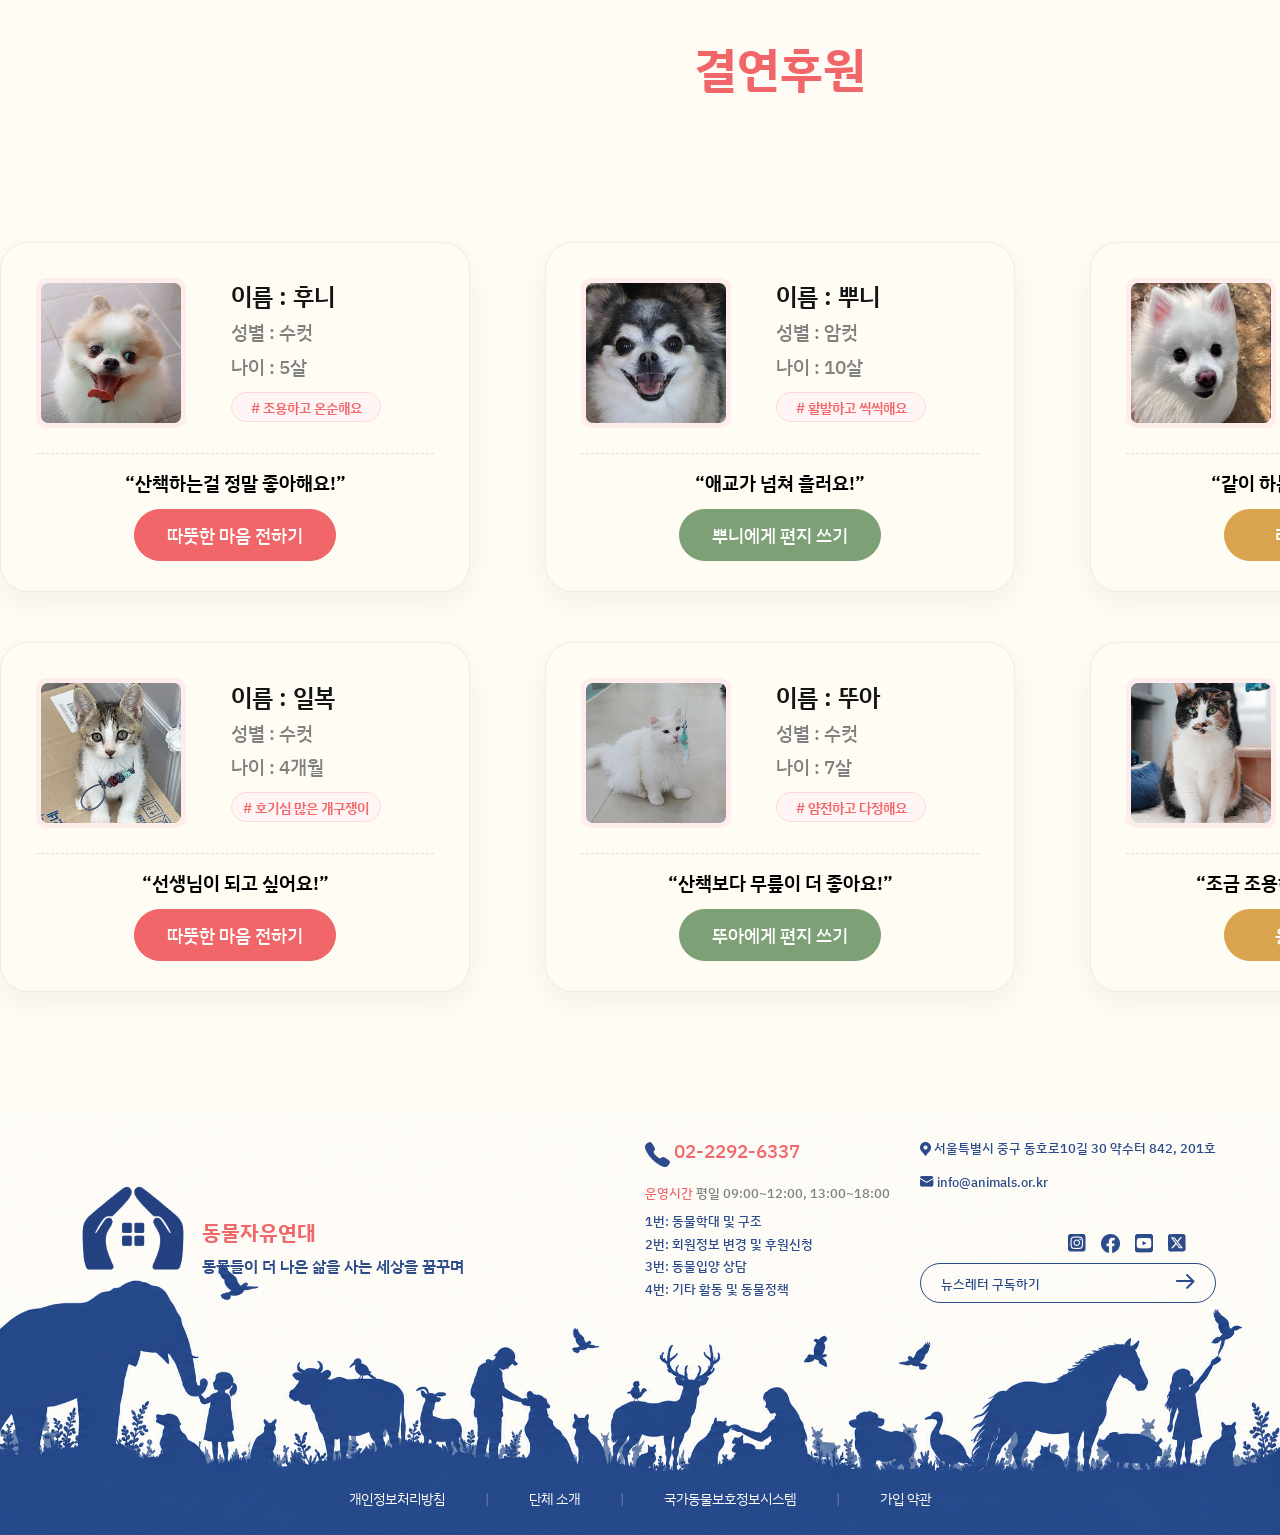
<file: support.html>
<!DOCTYPE html>
<html lang="en">
<head>
    <meta charset="UTF-8">
    <meta name="viewport" content="width=device-width, initial-scale=1.0">
    <title>후원</title>
    <link rel="stylesheet" href="reset.css">
    <link rel="stylesheet" href="support.css">
    <link rel="stylesheet" href="floating.css">
    
    <link rel="preconnect" href="https://fonts.googleapis.com">
    <link rel="preconnect" href="https://fonts.gstatic.com" crossorigin>
    <link href="https://fonts.googleapis.com/css2?family=IBM+Plex+Sans+KR&family=Josefin+Sans:ital,wght@0,100..700;1,100..700&display=swap" rel="stylesheet">
    <script src="https://code.jquery.com/jquery-3.7.1.min.js"></script>
    <script src="support.js" defer></script>

</head>
<body>
    <header>
    <div class="head-inner">
        <a href="index.html"><img src="images/head-logo.png" alt="logo"></a>
        <div class="m-menu">
            <ul class="gnb">
                <li><a href="#">소개</a>
                    <ul class="sub">
                        <li><a href="#">동물자유연대는</a></li>
                        <li><a href="#">미션·비전</a></li>
                        <li><a href="#">연혁</a></li>
                        <li><a href="#">조직도</a></li>
                        <li><a href="#">인재채용</a></li>
                        <li><a href="activity.html">활동</a></li>
                    </ul>
                </li>
                <li><a href="#">참여</a>
                    <ul class="sub">
                        <li><a href="#">위기동물 제보</a></li>
                        <li><a href="#">개인지원(쓰담쓰담)</a></li>
                        <li><a href="#">단체지원</a></li>
                        <li><a href="#">탄원서명</a></li>
                        <li><a href="#">봉사활동</a></li>
                        <li><a href="#">동바고(고발장 접수)</a></li>
                    </ul>
                </li>
                <li><a href="#">자료</a>
                    <ul class="sub">
                        <li><a href="#">보도자료</a></li>
                        <li><a href="#">보고서·출판물</a></li>
                        <li><a href="#">재정보고</a></li>
                        <li><a href="#">공지사항</a></li>
                    </ul>
                </li>
                <li><a href="adopt.html">입양</a>
                    <ul class="sub">
                        <li><a href="adopt.html">입양</a></li>
                        <li><a href="#">입양후기</a></li>
                        <li><a href="#">온센터</a></li>
                        <li><a href="#">온구조동물</a></li>
                    </ul>
                </li>
                <li><a href="support.html">후원</a>
                    <ul class="sub">
                        <li><a href="#">후원하기</a></li>
                        <li><a href="#">후원Q&A</a></li>
                        <li><a href="#">후원회원게시판</a></li>
                        <li><a href="#">기업후원</a></li>
                        <li><a href="#">후원소식</a></li>
                    </ul>
                </li>
            </ul>
        </div>
        <ul class="etc">
            <li><a href="#">후원정보조회</a></li>
            <li><a href="#">ENG</a></li>
            <li><a href="#"><img src="images/search-icon.png" alt="검색돋보기"></a></li>
            <li class="btn-menu"><a href="#"><img src="images/menu.png" alt="햄버거"></a></li>
        </ul>
    </div>
    <div class="dim"></div>
        <div class="mobile-menu">
            <div class="mobile-head">
                <a href="index.html" class="m-logo"><img src="images/head-logo.png" alt="동물자유연대"></a>
                <div class="m-util">
                    <span class="eng">ENG</span>
                    <button type="button" class="btn-search"><img src="images/m-search.png" alt="검색"></button>
                    <button type="button" class="btn-close"><img src="images/close.png" alt="닫기"></button>
                </div>
            </div>

            <ul class="m-gnb">
                <li>
                    <a href="#" class="main-title">소개</a>
                    <ul class="m-sub">
                        <li><a href="#">동물자유연대는</a></li>
                        <li><a href="#">미션·비전</a></li>
                        <li><a href="#">연혁</a></li>
                        <li><a href="#">조직도</a></li>
                        <li><a href="#">인재채용</a></li>
                        <li><a href="activity.html">활동</a></li>
                    </ul>
                </li>
                <li>
                    <a href="#" class="main-title">참여</a>
                    <ul class="m-sub">
                        <li><a href="#">위기동물 제보</a></li>
                        <li><a href="#">개인지원(쓰담쓰담)</a></li>
                        <li><a href="#">단체지원</a></li>
                        <li><a href="#">탄원서명</a></li>
                        <li><a href="#">봉사활동</a></li>
                        <li><a href="#">동바고(고발장 접수)</a></li>
                    </ul>
                </li>
                <li>
                    <a href="#" class="main-title">자료</a>
                    <ul class="m-sub">
                        <li><a href="#">보도자료</a></li>
                        <li><a href="#">보고서·출판물</a></li>
                        <li><a href="#">재정보고</a></li>
                        <li><a href="#">공지사항</a></li>
                    </ul>
                </li>
                <li>
                    <a href="adopt.html" class="main-title">입양</a>
                    <ul class="m-sub">
                        <li><a href="adopt.html">입양</a></li>
                        <li><a href="#">입양후기</a></li>
                        <li><a href="#">온센터</a></li>
                        <li><a href="#">온구조동물</a></li>
                    </ul>
                </li>
                <li>
                    <a href="support.html" class="main-title">후원</a>
                    <ul class="m-sub">
                        <li><a href="#">후원하기</a></li>
                        <li><a href="#">후원Q&A</a></li>
                        <li><a href="#">후원회원게시판</a></li>
                        <li><a href="#">기업후원</a></li>
                        <li><a href="#">후원소식</a></li>
                    </ul>
                </li>
            </ul>
        </div>
    </header>
    <main>
        <section class="main-visual">
            <p>동물에게 더 나은 세상,<br>당신이 있어 가능합니다.</p>
            <p>당신의 다정한 손길이,<br>이 아이가 다시 세상을 향해 발 내딛을 힘이 됩니다.</p>
        </section>
        <div id="floating-container"></div>
        <div class="m-signpost">
            <p>나에게 맞는 후원분야는? <br> 마음이 향하는 곳으로 , 따뜻한 발걸음 함께 시작해요!</p>
        </div>
        <!-- -----------------탭메뉴--------------------- -->
        <div class="tab-sup">
            <ul class="tab-donation">
                <li class="tab-btn active">
                    <p>정기후원</p>
                    <p>매달 아이들의 내일을<br>지켜주는 힘이 되어보아요.</p>
                </li>
                <li class="tab-btn">
                    <p>일시후원</p>
                    <p>아이의 소식을 주고 받으며<br>든든한 가족이 되어주세요.</p>
                </li>
            </ul>
        <div class="tab-menu">
            <div class="tab-panel active">
                <ul class="donation">
                    <li class="card">
                        <div class="d-food"><img src="images/d-food.png" alt="따뜻한 한끼 식단"></div>
                        <div class="card-txt">
                            <h3>따뜻한 한끼 식단</h3>
                            <p>굶주렸던 아이들의 빈 밥그릇을<br>든든하고 맛있는 밥으로 채워줘요</p>
                            <a href="#" class="btn-support">후원하기</a>
                        </div>
                    </li>
                    <li class="card">
                        <div class="d-toy"><img src="images/d-toy.png" alt="신나는 장난감 놀이"></div>
                        <div class="card-txt">
                            <h3>신나는 장난감 놀이</h3>
                            <p>상처를 잊고 신나게 뛰놀 수 있는<br>장난감과 포근함 잠자리를 건네요</p>
                            <a href="#" class="btn-support">후원하기</a>
                        </div>
                    </li>
                    <li class="card">
                        <div class="d-medcial"><img src="images/d-medical.png" alt="따뜻한 돌봄 쉼터"></div>
                        <div class="card-txt">
                            <h3>아픈 상처 보듬기</h3>
                            <p>구조된 아이들이 고통 없이 치료받고<br>건강하게 회복할 수 있도록 도와요</p>
                            <a href="#" class="btn-support">후원하기</a>
                        </div>
                    </li>
                </ul>
            </div>
                <div class="tab-panel">
                    <ul class="once">
                        <li class="card">
                            <div class="thumb"><img src="images/o-food.png" alt="사료 후원"></div>
                            <div class="card-txt">
                                <h3>사료 후원</h3>
                                <p>아이들의 밥그릇을<br>맛있는 사료로 가득 채워주세요</p>
                                <a href="#" class="btn-support">후원하기</a>
                            </div>
                        </li>
                        <li class="card">
                            <div class="thumb"><img src="images/o-toy.png" alt="장난감 후원"></div>
                            <div class="card-txt">
                                <h3>장난감 후원</h3>
                                <p>아이들이 마음껏 가지고 놀 수 있는<br>장난감을 선물해 주세요</p>
                                <a href="#" class="btn-support">후원하기</a>
                            </div>
                        </li>
                        <li class="card">
                            <div class="thumb"><img src="images/o-medical.png" alt="치료 후원"></div>
                            <div class="card-txt">
                                <h3>치료 후원</h3>
                                <p>다치고 아픈 아이들이<br>빨리 나을 수 있게 손을 잡아주세요</p>
                                <a href="#" class="btn-support">후원하기</a>
                            </div>
                        </li>
                    </ul>
                </div>
            </div>
        </div>
        <!-- -----------------탭메뉴------------ -------- -->

        <!-- ------------입양후기--------------- -->
        <div class="family">
            <h2>입양후기</h2>
            <ul class="review">
                <li><img src="images/review.png" alt=""></li>
                <li><img src="images/family.png" alt=""></li>
                <li><img src="images/r_t-txt.png" alt=""></li>
                <li><img src="images/r_l-txt.png" alt=""></li>
                <li><img src="images/r_r-txt.png" alt=""></li>
                <li><img src="images/r_b-txt.png" alt=""></li>
            </ul>
        </div>
        <!-- ------------입양후기--------------- -->


        <!-------------결연후원------------------>

        <section class="connect-support">
            <div class="connect-inner">
                <h2 class="connect-title">결연후원</h2>
                <ul class="connect-grid">
                    <li class="polaroid-card">
                        <div class="card-top">
                            <div class="photo-box">
                                <img src="images/hooni.png" alt="후니">
                            </div>
                            <div class="info-box">
                                <h3>이름 : 후니</h3>
                                <p>성별 : 수컷</p>
                                <p>나이 : 5살</p>
                                <span class="pet-tag"># 조용하고 온순해요</span>
                            </div>
                        </div>
                        <div class="card-bottom">
                            <p class="pet-quote">“산책하는걸 정말 좋아해요!”</p>
                            <a href="#" class="btn-connect btn-coral">따뜻한 마음 전하기</a>
                        </div>
                    </li>
                    <li class="polaroid-card">
                        <div class="card-top">
                            <div class="photo-box">
                                <img src="images/bbuni.png" alt="뿌니">
                            </div>
                            <div class="info-box">
                                <h3>이름 : 뿌니</h3>
                                <p>성별 : 암컷</p>
                                <p>나이 : 10살</p>
                                <span class="pet-tag"># 활발하고 씩씩해요</span>
                            </div>
                        </div>
                        <div class="card-bottom">
                            <p class="pet-quote">“애교가 넘쳐 흘러요!”</p>
                            <a href="#" class="btn-connect btn-green">뿌니에게 편지 쓰기</a>
                        </div>
                    </li>
                    <li class="polaroid-card">
                        <div class="card-top">
                            <div class="photo-box">
                                <img src="images/lemee.png" alt="라미">
                            </div>
                            <div class="info-box">
                                <h3>이름 : 라미</h3>
                                <p>성별 : 암컷</p>
                                <p>나이 : 9살</p>
                                <span class="pet-tag"># 소심하지만 다정해요</span>
                            </div>
                        </div>
                        <div class="card-bottom">
                            <p class="pet-quote">“같이 하는 걸 정말 좋아해요!”</p>
                            <a href="#" class="btn-connect btn-yellow">라미 응원하기</a>
                        </div>
                    </li>
                    <li class="polaroid-card">
                        <div class="card-top">
                            <div class="photo-box">
                                <img src="images/ilbok.png" alt="일복">
                            </div>
                            <div class="info-box">
                                <h3>이름 : 일복</h3>
                                <p>성별 : 수컷</p>
                                <p>나이 : 4개월</p>
                                <span class="pet-tag"># 호기심 많은 개구쟁이</span>
                            </div>
                        </div>
                        <div class="card-bottom">
                            <p class="pet-quote">“선생님이 되고 싶어요!”</p>
                            <a href="#" class="btn-connect btn-coral">따뜻한 마음 전하기</a>
                        </div>
                    </li>
                    <li class="polaroid-card">
                        <div class="card-top">
                            <div class="photo-box">
                                <img src="images/ddua.png" alt="뚜아">
                            </div>
                            <div class="info-box">
                                <h3>이름 : 뚜아</h3>
                                <p>성별 : 수컷</p>
                                <p>나이 : 7살</p>
                                <span class="pet-tag"># 얌전하고 다정해요</span>
                            </div>
                        </div>
                        <div class="card-bottom">
                            <p class="pet-quote">“산책보다 무릎이 더 좋아요!”</p>
                            <a href="#" class="btn-connect btn-green">뚜아에게 편지 쓰기</a>
                        </div>
                    </li>
                    <li class="polaroid-card">
                        <div class="card-top">
                            <div class="photo-box">
                                <img src="images/onsim.png" alt="옹심">
                            </div>
                            <div class="info-box">
                                <h3>이름 : 옹심</h3>
                                <p>성별 : 암컷</p>
                                <p>나이 : 8살</p>
                                <span class="pet-tag"># 은근한 매력쟁이</span>
                            </div>
                        </div>
                        <div class="card-bottom">
                            <p class="pet-quote">“조금 조용하지만 애교가 많아요!”</p>
                            <a href="#" class="btn-connect btn-yellow">옹심 응원하기</a>
                        </div>
                    </li>
                </ul>
            </div>
        </section>
    </main>
    <footer>

        <div class="footer-inner">

            <div class="footer-top">
                <!---------------로고--------------->
                <div class="footer-logo">
                    <img src="images/footer-logo.png" alt="로고">
                    <img class="white-logo" src="images/footer-logow.png" alt="흰색">
                    <ul>
                        <li>동물자유연대</li>
                        <li>동물들이 더 나은 삶을 사는 세상을 꿈꾸며</li>
                    </ul> 
                </div>

                <!----------------전화----------------->
                <div class="footer-callwrap">
                    <div class="footer-call">
                        <ul>
                            <li><img src="images/call.png" alt="전화"><span> 02-2292-6337</span></li>
                            <li>운영시간 <span> 평일 09:00~12:00, 13:00~18:00</span></li>
                            <li>1번: 동물학대 및 구조</li>
                            <li>2번: 회원정보 변경 및 후원신청</li>
                            <li>3번: 동물입양 상담</li>
                            <li>4번: 기타 활동 및 동물정책</li>
                        </ul>
                    </div>
                    
                    <!----------------인포----------------->
                    <div class="footer-infowrap">
                        <ul class="footer-info">
                            <li><img src="images/location.png" alt="위치"> 서울특별시 중구 동호로10길 30 약수터 842, 201호</li>
                            <li><img src="images/email.png" alt="메일"> info@animals.or.kr</li>
                        </ul>
                    <!---------------sns------------------>
                        <ul class="footer-sns">
                            <li><img src="images/instagram.png" alt="인스타"></li>
                            <li><img src="images/facebook.png" alt="페이스북"></li>
                            <li><img src="images/youtube.png" alt="유튜브"></li>
                            <li><img src="images/x-twitter.png" alt="트위터"></li>
                        </ul>
                    <!-------------뉴스---------------------->
                        <ul class="footer-newsletter">
                            <li>뉴스레터 구독하기</li>
                            <li><img src="images/arrow-navy.png" alt="화살표"></li>
                        </ul>
                    </div>  
                </div>
            </div>
        </div>
                <!---------------------개인정보---------------->
        <div class="footer-bottom">
            <div class="footer-bottom-inner">
                <ul class="footer-menu">
                    <li><a href="https://www.animals.or.kr/home/privacy">개인정보처리방침</a><span>|</span></li>
                    <li><a href="https://www.animals.or.kr/home/greetings">단체 소개</a><span>|</span></li>
                    <li><a href="https://www.animal.go.kr/front/index.do">국가동물보호정보시스템</a><span>|</span></li>
                    <li><a href="https://www.animals.or.kr/home/terms">가입 약관</a></li>
                </ul>
            </div>
        </div>
        
    </footer>
</body>
</html>
</file>
<file: activity.css>
@charset "utf-8";

                /* -----------gnb Start------------ */
header{
    width: 100%;
    border-bottom: 1px solid #80808037;
    position: fixed;
    top: 0;
    z-index: 20;
}
.head-inner {
    width: min(90%, 1620px);
    height: 100px;
    margin: 0 auto;
    display: flex;
    justify-content: space-between;
    transition: all 0.5s;
    overflow: visible;
}
.m-menu{
    width: 50%;
}
.m-menu .gnb{
    width: 100%;
    display: flex;
    justify-content: space-between;
    opacity: 1;
    transition: all 1s;
}
.m-menu .gnb>li{
    display: flex;
    align-items: center;
    height: 100px;
    position: relative;
    color: #151515;
}
.m-menu .gnb>li>a{
    font-size: 1.2rem;
    font-weight: 600;
    color: #151515;
}
.m-menu .gnb>li>a:hover{
    color: #F16669;
}
.m-menu .gnb .sub {
    position: absolute;
    top: 100px;
    left: 50%;
    transform: translateX(-50%);
    color: var(--gray);
    font-size: 1rem;
    z-index: 30;
    opacity: 0;
    visibility: hidden;
    pointer-events: none;
    transition: opacity 0.3s ease, visibility 0.3s ease;
}
.m-menu .gnb .sub>li>a:hover{
    color: #151515;
    font-weight: 500;
}
.m-menu .gnb:hover .sub {
    opacity: 1;
    visibility: visible;
    pointer-events: auto;
}
.m-menu .gnb .sub li {
    width: 150px;
    font-weight: 400;
    text-align: center;
    line-height: 50px;
}
.head-inner .etc{
    display: flex;
    gap: 30px;
    padding-top: 40px;
    font-size: 1rem;
    font-weight: 500;
    color: #808080;
}
.etc li:nth-child(1){
    opacity: 1;
    transition: all 1s;
}
.etc li:nth-child(3){
    transform: translateY(-2px);
}
.etc li:nth-child(4){
    opacity: 0;
    transition: all 1s;
    transform: translateY(-5px);
}
.head-inner .etc li:nth-child(1){
    height: 15px;
    padding-right: 15px;
    border-right: 1px solid #8080804e;
}
.head-inner .etc li:nth-child(2){
    height: 15px;
    padding-right: 15px;
    border-right: 1px solid #8080804e;
}
/* ------------모바일-------------- */
.dim{
    position: fixed;
    top: 0;
    left: 0;
    width: 100%;
    height: 100vh;
    background-color: rgba(0, 0, 0, 0.4);
    z-index: 998;
    opacity: 0;
    visibility: hidden;
    transition: opacity 0.3s ease, visibility 0.3s ease;
}
.dim.active{
    opacity: 1;
    visibility: visible;
}
.mobile-menu{
    position: fixed;
    top: 0;
    right: 0;
    transform: translateX(100%);
    width: 82%; 
    max-width: 380px;
    height: 100vh;
    background-color: #FFFBF5;
    z-index: 999;
    padding: 10px 20px;
    box-sizing: border-box;
    overflow-y: auto;
    box-shadow: -4px 0 20px rgba(0, 0, 0, 0.08);
    transition: right 0.35s;
    visibility: hidden;
    transition: transform 0.35s ease, visibility 0.35s ease;
}
.mobile-menu.active{
    transform: translateX(0);
    visibility: visible;
}
.mobile-head{
    display: flex;
    justify-content: space-between;
    align-items: center;
    padding-bottom: 25px;
}
.mobile-head .m-logo img{
    height: 50px;
}
.mobile-head .m-util{
    display: flex;
    align-items: center;
    gap: 16px;
}
.mobile-head .m-util .eng{
    font-weight: 500;
    font-size: 1rem;
    color: #151515;
}
.mobile-head .m-util button{
    background: none;
    border: none;
    cursor: pointer;
    display: flex;
    align-items: center;
}
.mobile-head .m-util button img{
    width: 20px;
    height: 20px;
}
.m-gnb{
    display: flex;
    flex-direction: column;
    margin-top: 50px;
    gap: 80px;
}
.m-gnb>li{
    width: 100%;
    text-align: right;
    padding-right: 12px;
}
.m-gnb>li>a:hover{
    color: #F16669;
}
.m-gnb .main-title{
    display: block;
    font-size: 1.45rem;
    font-weight: 600;
    color: #151515;
    transition: color 0.25s ease;
}
.m-gnb>li.open .main-title{
    color: #F16669;
}
.m-sub{
    display: none;
    padding: 16px 0 6px;
}
.m-sub li{
    margin-bottom: 12px;
}
.m-sub li a{
    font-size: 1rem;
    font-weight: 500;
    color: #808080; 
    transition: color 0.2s ease;
}
.m-sub li a:hover{
    color: #151515;
}
/* -----------반응형------------ */
@media (max-width:1330px) {
    .etc li:nth-child(1){
        opacity: 0;
    }
    .etc li:nth-child(4) {
        opacity: 1;
    }
}
@media (min-width: 769px) {
    header:has(.m-menu .gnb:hover) {
        height: 410px;
        background-color: var(--cream);
        box-shadow: 0 2px 10px rgba(0, 0, 0, 0.04);
    }
}
@media (max-width:768px) {
    .head-inner{
        width: min(90%, 768px);
    }
    .m-menu .gnb{
        opacity: 0;
    } 
    .m-gnb .main-title{
    font-size: 1.2rem;
    transition: color 0.25s ease;
    }
    .head-inner .etc li:nth-child(3) {
        position: relative;
        padding-right: 15px;
    }
    .head-inner .etc li:nth-child(3)::after {
        content: "";
        position: absolute;
        right: -25%;
        top: 3%;
        transform: translateX(25%);
        width: 1px;
        height: 15px;
        background-color: #8080804e;
    }
    .etc li:nth-child(4){
        opacity: 1;
    }
}
@media (max-width:480px) {
    .head-inner {
    padding: 0 12px;
    }
    .head-inner> a>img {
    width: 75px;
    height: auto;
    }
    .head-inner .etc {
    gap: 10px;
    }
    .head-inner .etc li:nth-child(3) {
    padding-right: 10px;
    }
    .head-inner .etc li:nth-child(4) {
        margin-left: 10px
    }
    .head-inner {
    flex-wrap: nowrap;
    align-items: center;
    }
}
@media (max-width:360px) {
    .head-inner {
        padding: 0 10px; 
    }
    .head-inner .etc li:nth-child(3)::after{
        right: 0;
    }
    .head-inner>a>img {
        margin-top: 10px;
        width: 80px;
    }
    .head-inner .etc {
        font-size: 90%;
        gap: 8px;
    }
    .head-inner .etc>li>a>img {
        width: 17px;
    }
    .etc li:nth-child(4){
        transform: translateY(-2px);
    }
    .mobile-head .m-util .eng{
        font-size: 95%;
    }
    .mobile-head .m-util .btn-search img,
    .mobile-head .m-util .btn-close img{
        width: 90%;
        height: 90%;
    }
}
        /* -----------gnb End------------ */
        .hero{
            width: 100%;
            height: 600px;
            background-image: url(images/hero.png);
            background-repeat: no-repeat; 
            background-size: cover;
            margin-top: 100px;
        }
        .main-content{
        width: calc(100% - 300px); 
        margin: 0 auto;
        }
        /* ------------------누적성과---------------------------- */
        .results-desc{
            display: flex;
            justify-content: space-between;
            margin-top: 50px;
            margin-bottom: 120px;
        }
        .results-title h1{
            color: #F16669;
            font-weight: 600;
            font-size: 2rem;
        }    
        .results-title h2{
            font-size: 2rem;
            font-weight: 400;
            margin: 40px 0 20px 0;
            line-height: 35px;
        }
        .results-title p{
            font-size: 1.25rem;
            color: #808080;
            font-weight: 400;
        }

        .results-list{
            width: 990px;
            display: flex;
            gap: 80px;
            margin-top: 25px;
        }
        .results-list .results-item li:nth-child(1){
            color: #2B4B8B;
            font-size: 2.5rem;
            font-weight: 600;
            margin-bottom: 30px;
        }
        .results-list .results-item li:nth-child(2){
            color: #808080;
            font-size: 1.25rem;
            font-weight: 400;
            line-height: 25px;
        }
        /* ------------전체활동---------------- */
        .activities-header{
            margin-bottom: 200px;
        }

        .activities-inner{
            position: relative;
            margin-bottom: 150px;
        }
        .activities-inner h1{
            color: #2B4B8B;
            font-size: 3rem;
            font-weight: 600;
            text-align: center;
        }
        .activities-nav{
            display: flex;
            gap: 60px;
            position: absolute;
            right: 0; top: 100px;
            cursor: pointer;
        }
        .activities-bar{
            position: relative;
        }
        .activities-bar .activities-innerbar{
            width: 400px; height: 5px;
            background-color: #808080;
            position: absolute;
            right: 0; top: -10px;
            overflow: hidden;
        }
        .activities-bar .activities-innerbar2{
            width: 10%; height: 100%;
            background-color: #151515;
            transform: translateX(0);
            transition: transform 0.5s;
        }

        .activities-slider{
            width: 1570px; height: 600px;
            margin: 0 auto;
            display: flex; align-items: center;
            /* background-color: blue; */
            overflow: hidden;
        }
        .activities-list{
            display: flex;
            /* gap: 25px; */
            align-items: center;
            margin-left: -390px;
        }
        .activities-list > li {
            flex-shrink: 0;
            margin: 0 15px 0 15px;
            /* transform: scale(1); */
            transition: all 0.5s;
            border-radius: 10px;
        }
        .activities-list > li.is-active {
            /* width: 389px; height: 420px; */
            align-self: start;
            transform: scale(1.08) translateX(0px);
            box-shadow: 5px 5px 5px #1f1e1e5e;
        }

        .activities-list > li.is-active div {
            width: 360px; height: 160px;
        }
        .activities-list li img{
            width: 360px; height: 350px;
            border-radius: 10px;
        }
        .activities-list > li > div{
            width: 360px; height: 160px;
            margin-top: -20px;
            box-sizing: border-box;
            border-radius: 10px;
        }
        .activities-list > .activities-card1>div,
        .activities-list > .activities-card5>div,
        .activities-list > .activities-card9>div {
            border: 1px solid #B1C2D0;
            background-color: #B1C2D0;
        }
        .activities-list > .activities-card2 > div,
        .activities-list > .activities-card6 > div,
        .activities-list > .activities-card10 > div{
            border: 1px solid #DAB9E2;
            background-color: #DAB9E2;
        }
        .activities-list > .activities-card3 >div,
        .activities-list > .activities-card7 >div,
        .activities-list > .activities-card11>div{
            border: 1px solid #B4CDB5;
            background-color: #B4CDB5;
        }
        .activities-list > .activities-card4 > div,
        .activities-list > .activities-card8 > div,
        .activities-list > .activities-card12 > div{
            border: 1px solid #E8A7B2;
            background-color: #E8A7B2;
        }
        .activities-list li>div h2{
            font-weight: 400;
            font-size: 2rem;
            margin: 40px 0 15px 20px;
            white-space: nowrap;
        }
        .activities-list li>div p{
            font-weight: 400;
            font-size: 1.2rem;
            margin-left: 20px;
            line-height: 25px;
            color: #151515b2;
            font-family: 'IBM Plex Sans KR', sans-serif;
        }
        /* ----------------구조활동-------------------- */
        .rescue{
            margin-bottom: 150px;
            position: relative;
        }
        .rescue h1{
            color: #2B4B8B;
            font-size: 3rem;
            font-weight: 600;
            text-align: center;
            margin-bottom: 100px;
        }
        .rescue-wrap{
            position: relative;
            height: 1000px;
        }
        .rescue .rescue-img img:nth-child(1){
            width: 1150px; height: 907px;
            position: absolute;
            left: -50px; top: 0;
        }
        .rescue .rescue-img img:nth-child(2){
            width: 300px; height: 800px;
            position: absolute;
            right: -15px; top: 0;
        }
        .rescue-wrap .rescue-home{
            height: 1000px;
            position: absolute;
            left: 860px; top: 400px;
            animation: bounce 1.5s linear infinite;
        }

        @keyframes bounce{
            0%, 100%{
                transform: scale(0.9);
            }
            50%{
                transform: scale(1);
            }
        }
        .rescue .rescue-info{
            position: absolute;
            right: 400px; top: 15%;
        }
        .rescue .rescue-info h2{
            font-weight: 400;
            font-size: 2.5rem;
            line-height: 45px;
        }
        .rescue .rescue-info p{
            margin: 20px auto;
            line-height: 30px;
            color: #808080;
            font-size: 1.5rem;
            font-family: 'IBM Plex Sans KR', sans-serif;
            
        }
        .rescue .rescue-info .rescue-more{
            width: fit-content;
            padding: 10px 40px;
            border: 2px solid #2B4B8B;
            box-sizing: border-box;
            border-radius: 30px;
            color: #2B4B8B;
            transition: all 0.3s;
        }
        .rescue .rescue-info .rescue-more:hover{
            background-color: #2B4B8B;
            color: #FFFBF5;
        }
        /* ------------------동바고----------------- */
        .response{
            display: flex;
            justify-content: space-between;
            margin-bottom: 150px;
        }
        .response-inner{
            display: flex;
            flex-direction: column;
            gap: 30px;
        }
        .response-inner .response-title{
            line-height: 50px;
        }
        .response-inner .response-title h4{
            font-size: 2rem;
            font-weight: 500;
        }
        .response-inner .response-title p{
            color: #808080;
            font-family: 'IBM Plex Sans KR', sans-serif;
        }
        .response-inner .response-stats>li p{
            line-height: 150px;
            font-family: 'IBM Plex Sans KR', sans-serif;
        }
        .response-inner .response-stats li strong{
            font-weight: 600;
            font-size: 2.5rem;
            color: #F16669;
            margin-left: 30px;
        }
        .dongbago-info img{
            width: 320px;
            height: 160px;
            margin-top: 50%;
            transform: translateY(-50%);
        }
        .dongbago-info h3{
            font-size: 2.5rem;
            font-weight: 500;
            margin-top: -40px;
            margin-bottom: 20px;
        }
        .dongbago-info p:first-of-type{
            line-height: 20px;
            color: #808080;
            font-family: 'IBM Plex Sans KR', sans-serif;
        }
        .dongbago-info .dongbago-more{
            width: fit-content;
            padding: 10px 40px;
            font-size: 1.5rem;
            border: 2px solid #2B4B8B;
            box-sizing: border-box;
            border-radius: 30px;
            color: #2B4B8B;
            margin-top: 30px;
            transition: all 0.3s;
        }
        .dongbago-info .dongbago-more:hover{
            background-color: #2B4B8B;
            color: #FFFBF5;
        }
        .dongbago-video video{
            width: 700px;
            height: 390px;
            margin-top: 50%;
            transform: translateY(-50%);
        }
        /* -------------연구 교육 정책---------------- */
        .research{
            margin-bottom: 100px;
        }
        .research-txt h1{
            color: #2B4B8B;
            font-size: 3rem;
            font-weight: 600;
            text-align: center;
            margin-bottom: 50px;
        }
        .research-txt h4{
            margin-top: 40px;
            margin-bottom: 150px;
            font-size: 2rem;
            font-weight: 500;
            text-align: center;
        }
        .research-card-wrap{
            display: flex;
            justify-content: space-between;
        }
        .research-card{
            position: relative;
        }   
        .research-card .research-title{
            position: absolute;
            left: 30px;
            right: 30px;
            top: 45%;
            display: flex;
            justify-content: space-between;
            align-items: center;
        }
        .research-card .research-title .research-info{
            color: #FFFBF5;
            font-size: 2rem;
            font-weight: 500;
        }
        .research-card .research-title .research-info h2{
            font-size: 2rem;
            font-weight: 500;
            letter-spacing: 1px;
        }
        .research-card .research-title .research-info p{
            font-size: 1.5rem;
            font-weight: 400;
            margin-top: 20px;
            line-height: 30px;
            font-family: 'IBM Plex Sans KR', sans-serif;
        }
        .research-card .research-title .research-more{
            position: relative;
            top: 20px;
            width: 70px; height: 70px;
            border: 1px solid #FFFBF5;
            box-sizing: border-box;
            border-radius:50%;
            display: flex;
            justify-content: center;
            align-items: center;
            background-color: #FFFBF5;
            transition: background-color 0.5s;
            cursor: pointer;
        }
        .research-card .research-title .research-more:hover{
            background-color: #fffbf585;
            transform: scale(1.1);
            border: none;
        }

        footer{
            width: 100%; 
            height: 0;
            padding-bottom: 33%;
            background-image: url(images/footer.png);
            background-repeat: no-repeat;
            background-size: 100% auto;

            display: flex;
            flex-direction: column;
            position: relative;
        }
        .footer-inner{
            width: 90%;
            max-width: 1620px;
            margin: 0 auto;
            padding-top: 30px;
        }
        .footer-top{
            display: flex;
            justify-content: space-between;
        }
        /* --------------로고------------------ */
        .footer-logo{
            display: flex;
        }
        .footer-logo img{
            width: 30%;
            aspect-ratio: 132 / 102;
            object-fit: contain;
            height: auto;
            transition: all 0.5s;
        }
        .footer-logo .white-logo{
            display: none;
        }
        .footer-logo ul{
            margin-top: 80px;
        }
        .footer-logo ul li:nth-child(1){
            color: #F16669;
            font-size: clamp(1.3rem, 1.5vw, 1.5rem);
            font-weight: 700;
            margin-bottom: 15px;
        }
        .footer-logo ul li:nth-child(2){
            color: #2B4B8B;
            font-size: clamp(0.8rem, 1.5vw, 1rem);
            font-weight: 600;
        }
        /* ------------------전화-------------- */
        .footer-callwrap{
            display: flex;
            gap: 30px;
        }
        .footer-call ul{
            display: flex;
            flex-direction: column;
            gap: 10px;
        }
        .footer-call ul li{
            color: #2B4B8B;
            font-weight: 500;
            font-size: clamp(0.8rem, 1vw, 1rem);
        }
        .footer-call ul li>img{
            width: 10%; height: 10%;
        }
        .footer-call ul li:nth-child(1) span{
            color: #F16669;
            font-size: clamp(1rem, 1.5vw, 1.5rem);
        }
        .footer-call ul li:nth-child(2){
            color: #F16669;
            margin: 10px 0 5px 0;
        }
        .footer-call ul li:nth-child(2) span{
            color: #808080;
        }
        /* ------------------인포-------------- */
        .footer-infowrap{
            display: flex;
            flex-direction: column;
            gap: 10px;
            color: #2B4B8B;
            font-size: clamp(0.8rem, 1vw, 1rem);
            font-weight: 500;
        }
        .footer-info{
            display: flex;
            flex-direction: column;
            gap: 20px;
        }
        /* --------------sns------------- */
        .footer-sns{
            display: flex;
            justify-content: end;
            gap: 15px;
            margin-right: 30px;
            margin-top: 35px;
        }
        /* --------------뉴스------------- */
        .footer-newsletter{
            height: 40px;
            line-height: 40px;
            border: 1px solid #2B4B8B;
            border-radius: 30px;
            display: flex;
            justify-content: space-between;
            padding: 0 20px;
            font-size: clamp(0.8rem, 1vw, 1rem);
            transition: all 0.3s;
        }
        .footer-newsletter:hover{
            cursor: pointer;
            background-color: #2B4B8B;
            color: #FFFBF5;
        }
        .footer-newsletter:hover li img {
            content: url("images/arrow-beige.png");
        }
        .footer-newsletter li:nth-child(2) img{
            margin-top: 10px;
        }
        
        /* ----------------개인정보----------------- */
        .footer-bottom{
            width: 100%;
            margin: 0 auto;
            color: #FFFBF5;
            position: absolute;
            left: 0;
            bottom: 35px;
            z-index: 100;
        }
        .footer-menu{
            display: flex;
            justify-content: center;
            color: inherit;
            font-size: clamp(0.9rem, 1vw, 1rem);
            align-items: center;
            flex-wrap: nowrap;
            white-space: nowrap;
        }
        .footer-menu li:hover{
            color: #F16669;
        }
        .footer-menu li span{
            color: #fffbf555;
            margin: 40px;
        }
        @media (max-width:1300px){
            .footer-bottom{
                bottom: 28px;
            }
        }
        @media (max-width:1130px){
            .footer-top{
                align-items: flex-start;
            }
            .footer-logo{
                align-items: flex-start;
            }
            .footer-logo img{
                width: 25%;
                height: auto;
                flex-shrink: 0;
                align-self: flex-start;
            }
            .footer-logo ul{
                margin-top: clamp(12px, 2vw, 24px);
            }
            .footer-callwrap{
                gap: 10px;
            }
            .footer-bottom{
                margin: 0;
                bottom: clamp(7px, 0.6vw, 8px);
                padding-bottom: 15px;
                font-size: clamp(0.7rem, 1vw, 0.9rem);
            }
            .footer-menu{
                flex-wrap: wrap;
                row-gap: 8px;
            }
            .footer-menu li span{
                margin: 0 clamp(8px, 1.5vw, 20px);
                margin: 0 30px;
            }
        }
/* ------------------------------태블릿--------------------- */
        @media (max-width:890px){
            .footer-inner{
            width: calc(100% - 80px);
            max-width: 768px;
            padding: 0px;
            }
            .footer-top{
                display: grid;
                grid-template-columns: 1.4fr 1fr;
            }
            .footer-logo{
                grid-column: 1; 
                grid-row: 1;
                align-items: center;
            }
            .footer-logo img{
                width: 20%; height: auto;
            }
            .footer-logo ul{
                margin-top: 0;
            }
            .footer-logo ul li:nth-child(1){
                color: #F16669;
                font-size: 1rem;
                font-weight: 700;
                margin-top: 25px;
                margin-bottom: 0;
            }
            .footer-logo ul li:nth-child(2){
                display: none;
            }
    /* ------------------전화-------------- */
        
            .footer-callwrap{
                display: contents;
            }
            .footer-call {
                grid-column: 1;
                grid-row: 2;
                background: linear-gradient(to bottom, #FFFBF5, #fffbf562);
                padding: 10px;
            }
            .footer-call ul{
                gap: 5px;
            }
            .footer-call ul li{
                font-weight: 500;
                font-size: 0.8rem;
            }
            .footer-call ul li img{
                width: 5%; height: 5%;
            }
            .footer-call ul li:nth-child(1) span{
                font-size: 1rem;
            }

            /* ------------------인포-------------- */
            .footer-infowrap{
                display: grid;
                align-content: start;
                grid-column: 2;
                grid-row: 1 / 3;
                color: #2B4B8B;
                font-size: 0.8rem;
                font-weight: 500;
            }
            .footer-info{
                flex-direction: column;
                gap: 15px;
                margin-top: 35px;
            }
            /* --------------sns------------- */
            .footer-sns{
                justify-content: end;
                gap: 10px;
                margin-right: 10px;
                margin-top: 0;
            }
            /* --------------뉴스------------- */
            .footer-newsletter{
                margin-top: 0;
            }

            /* ----------------개인정보----------------- */
            .footer-bottom{
                padding-bottom: 10px;
            }
            
            .footer-menu li span{
                margin: 0 30px;
            }    
        }
        @media (max-width:768px){
            .footer-newsletter{
                display: none;
            }
        }
        @media (max-width:700px){
            footer{
            height: fit-content;
            padding: 0px;
            padding-bottom: 15px;
            background-image: none;
            background-color: #2B4B8B;
            }
            .footer-top {
                display: grid;
                grid-template-columns: 1fr ;
                row-gap: 15px;
            }
            /* ----------------로고------------- */
            .footer-logo {
                grid-column: 1;
                grid-row: 1;
                display: block;
                margin-top: 10px;
            }
            .footer-logo img{
                display: none;
            }
            .footer-logo .white-logo{
                width: 120px;
                display: block;
                margin-top: 20px;
            }
            .footer-logo ul li:nth-child(1) {
                font-size: 1.5rem;
                font-weight: 600;
                margin-top: -5px;
            }
            /* ---------------전화--------------- */
            .footer-call{
                grid-column: 2;
                grid-row: 1 / 3;
                background: none;
                margin-top: 30px;
            }
            .footer-call ul li{
                color: #FFFBF5;
                font-size: 0.85rem;
                font-weight: 400;
                line-height: 1.4;
            }
            .footer-call ul li:nth-child(1) {
                display: flex;
                align-items: center;
                gap: 8px;
            }
            .footer-call ul li:nth-child(1) span {
                color: #F16669; 
                font-size: 1.125rem;
                white-space: nowrap;
                font-weight: 500;
            }
            .footer-call ul li:nth-child(2) {
                color: #F16669; 
                font-size: clamp(0.7rem, 1vw, 0.85rem);
                font-weight: 500;
                /* margin: 2px 0 6px 0; */
            }
            .footer-call ul li:nth-child(2) span{
                display: block;
                font-size: clamp(10px, 2.8vw, 11px);
                line-height: 1.5;
                white-space: nowrap;
            }
            .footer-call>ul>li img{
                width: 20px;
                height: 20px;
                flex-shrink: 0;
                content: url(images/call-beige.png);
            }
            /* --------------인포----------- */
            .footer-infowrap {
                display: contents;
            }
            .footer-info {
                grid-column: 1 / 3;
                grid-row: 3;
                margin: 0;
                padding: 0;
                font-weight: 400;
            }
            .footer-info li img{
                content: url(images/location-beige.png);
            }
            .footer-info li:nth-child(1){
                color: #FFFBF5;
            }
            .footer-info li:nth-child(2){
                display: none;
            }
            /* ----------------sns------------ */
            .footer-sns{
                gap: 20px;
                grid-column: 1;
                grid-row: 2;
                justify-content: flex-start; 
                align-items: end;
                align-self: end; 
            }
            .footer-sns li:nth-child(1) img {
                content: url("images/instagram-beige.png");
            }
            .footer-sns li:nth-child(2) img {
                content: url("images/facebook-beige.png");
            }
            .footer-sns li:nth-child(3) img {
                content: url("images/youtube-beige.png");
            }
            .footer-sns li:nth-child(4) img {
                content: url("images/x-twitter-beige.png");
            }
            .footer-newsletter{
                display: none;
            }
            .footer-bottom{
                display: none;
            }
        }
        @media (max-width:410px){
            .footer-inner{
                width: min(330px, calc(100%));
            }
        }
        @media (max-width:390px){
            .footer-logo ul li:nth-child(1) {
                font-size: 1.2rem;
                margin-left: 10px;
            }
            .footer-inner{
                width: min(310px, calc(100%));
            }
            .footer-call>ul>li{
                font-size: 0.75rem;
            }
            .footer-call>ul>li span{
                font-size: 0.85rem;
            }
            .footer-call>ul>li:nth-child(2){
                font-size: 0.85rem;
            }
            /* --------------인포----------- */
            .footer-info li:nth-child(1){
                font-size: 0.8rem;
            }
        }
</file>
<file: floating.css>
@charset "UTF-8";

.floating {
    position: fixed;
    top: 50%;
    right: 50px;
    transform: translateY(-50%);
    width: 80px;
    padding: 16px 0;
    box-sizing: border-box;
    display: flex;
    flex-direction: column;
    align-items: center;
    gap: 22px;
    background-color: #fff;
    border-radius: 10px;
    box-shadow: 0 2px 10px rgba(0, 0, 0, 0.15);
    z-index: 1000;
    opacity: 0;
    visibility: hidden;
    pointer-events: none;
    transition:
        opacity 0.35s ease,
        visibility 0.35s ease;
}
.floating.show {
    opacity: 1;
    visibility: visible;
    pointer-events: auto;
}
.float-menu {
    width: 100%;
    text-align: center;
}
.float-menu a {
    display: flex;
    flex-direction: column;
    align-items: center;
    justify-content: center;
    gap: 5px;
    color: #2B4B8B;
    transition: color 0.3s ease;
}
.float-img {
    width: 32px;
    height: 32px;
    display: flex;
    align-items: center;
    justify-content: center;
}
.float-img img {
    display: block;
    width: 100%;
    height: 100%;
    object-fit: contain;
}
.float-txt {
    font-size: 16px;
    font-weight: 600;
    line-height: 1.4;
    white-space: nowrap;
    transition: color 0.3s ease;
}
.float-menu a:hover .float-txt {
    color: #F16669;
}
/* 태블릿 */
@media (max-width: 1024px) {
    .floating {
        right: 16px;
        width: 72px;
        gap: 18px;
        padding: 14px 0;
    }
    .float-img {
        width: 28px;
        height: 28px;
    }
    .float-txt {
        font-size: 14px;
    }
}

/* 모바일 */
@media (max-width: 600px) {
    .floating {
        display: none;
    }
    
}
</file>
<file: adopt.css>
@charset "UTF-8";


html, body, div, span, object, iframe,
h1, h2, h3, h4, h5, h6, p, blockquote, pre,
abbr, address, cite, code,
del, dfn, em, img, ins, kbd, q, samp,
small, strong, sub, sup, var,
b, i,
dl, dt, dd, ol, ul, li,
fieldset, form, label, legend,
table, caption, tbody, tfoot, thead, tr, th, td,
article, aside, canvas, details, figcaption, figure,
footer, header, hgroup, menu, nav, section, summary,
time, mark, audio, video {
    margin:0;
    padding:0;
    border:0;
    outline:0;
    font-size:100%;
    vertical-align:baseline;
    background:transparent;
}
body{line-height:1;
    background-color: #FFFBF5;
    color:#151515;
    font-family: "IBM Plex Sans KR", sans-serif;
    }
a{text-decoration:none; color: inherit;}
img{border:none; vertical-align:top;}
ul{list-style:none;}
table {
    border-collapse:collapse;
    border-spacing:0;
}
input, select {
    vertical-align:middle;
}
html, body {
    width: 100%;
    max-width: 100%;
    overflow-x: clip;
    position: relative;
}



/* -----------gnb Start------------ */


header{
    width: 100%;
    border-bottom: 1px solid #80808037;
    position: fixed;
    z-index: 20;
    background-color: #FFFBF5;
}
.head-inner {
    width: min(90%, 1620px);
    height: 100px;
    margin: 0 auto;
    display: flex;
    justify-content: space-between;
    transition: all 0.5s;
    overflow: visible;
}
.m-menu{
    width: 50%;
}
.m-menu .gnb{
    width: 100%;
    display: flex;
    justify-content: space-between;
    opacity: 1;
    transition: all 1s;
}
.m-menu .gnb>li{
    display: flex;
    align-items: center;
    height: 100px;
    position: relative;
    color: #151515;
}
.m-menu .gnb>li>a{
    font-size: 1.2rem;
    font-weight: 600;
    color: #151515;
}
.m-menu .gnb>li>a:hover{
    color: #F16669;
}
.m-menu .gnb .sub {
    position: absolute;
    top: 100px;
    left: 50%;
    transform: translateX(-50%);
    color: var(--gray);
    font-size: 1rem;
    z-index: 30;
    opacity: 0;
    visibility: hidden;
    pointer-events: none;
    transition: opacity 0.3s ease, visibility 0.3s ease;
}
.m-menu .gnb .sub>li>a:hover{
    color: #151515;
    font-weight: 500;
}
.m-menu .gnb:hover .sub {
    opacity: 1;
    visibility: visible;
    pointer-events: auto;
}
.m-menu .gnb .sub li {
    width: 150px;
    font-weight: 400;
    text-align: center;
    line-height: 50px;
}
.head-inner .etc{
    display: flex;
    gap: 30px;
    padding-top: 40px;
    font-size: 1rem;
    font-weight: 500;
    color: #808080;
}
.etc li:nth-child(1){
    opacity: 1;
    transition: all 1s;
}
.etc li:nth-child(3){
    transform: translateY(-2px);
}
.etc li:nth-child(4){
    opacity: 0;
    transition: all 1s;
    transform: translateY(-5px);
}
.head-inner .etc li:nth-child(1){
    height: 15px;
    padding-right: 15px;
    border-right: 1px solid #8080804e;
}
.head-inner .etc li:nth-child(2){
    height: 15px;
    padding-right: 15px;
    border-right: 1px solid #8080804e;
}
/* ------------모바일-------------- */
.dim{
    position: fixed;
    top: 0;
    left: 0;
    width: 100%;
    height: 100vh;
    background-color: rgba(0, 0, 0, 0.4);
    z-index: 998;
    opacity: 0;
    visibility: hidden;
    transition: opacity 0.3s ease, visibility 0.3s ease;
}
.dim.active{
    opacity: 1;
    visibility: visible;
}
.mobile-menu{
    position: fixed;
    top: 0;
    right: 0;
    transform: translateX(100%);
    width: 82%; 
    max-width: 380px;
    height: 100vh;
    background-color: #FFFBF5;
    z-index: 999;
    padding: 10px 20px;
    box-sizing: border-box;
    overflow-y: auto;
    box-shadow: -4px 0 20px rgba(0, 0, 0, 0.08);
    transition: right 0.35s;
    visibility: hidden;
    transition: transform 0.35s ease, visibility 0.35s ease;
}
.mobile-menu.active{
    transform: translateX(0);
    visibility: visible;
}
.mobile-head{
    display: flex;
    justify-content: space-between;
    align-items: center;
    padding-bottom: 25px;
}
.mobile-head .m-logo img{
    height: 50px;
}
.mobile-head .m-util{
    display: flex;
    align-items: center;
    gap: 16px;
}
.mobile-head .m-util .eng{
    font-weight: 500;
    font-size: 1rem;
    color: #151515;
}
.mobile-head .m-util button{
    background: none;
    border: none;
    cursor: pointer;
    display: flex;
    align-items: center;
}
.mobile-head .m-util button img{
    width: 20px;
    height: 20px;
}
.m-gnb{
    display: flex;
    flex-direction: column;
    margin-top: 50px;
    gap: 80px;
}
.m-gnb>li{
    width: 100%;
    text-align: right;
    padding-right: 12px;
}
.m-gnb>li>a:hover{
    color: #F16669;
}
.m-gnb .main-title{
    display: block;
    font-size: 1.45rem;
    font-weight: 600;
    color: #151515;
    transition: color 0.25s ease;
}
.m-gnb>li.open .main-title{
    color: #F16669;
}
.m-sub{
    display: none;
    padding: 16px 0 6px;
}
.m-sub li{
    margin-bottom: 12px;
}
.m-sub li a{
    font-size: 1rem;
    font-weight: 500;
    color: #808080; 
    transition: color 0.2s ease;
}
.m-sub li a:hover{
    color: #151515;
}
/* -----------반응형------------ */
@media (max-width:1330px) {
    .etc li:nth-child(1){
        opacity: 0;
    }
}
@media (min-width: 769px) {
    header:has(.m-menu .gnb:hover) {
        height: 410px;
        background-color: var(--cream);
        box-shadow: 0 2px 10px rgba(0, 0, 0, 0.04);
    }
}
@media (max-width:768px) {
    .head-inner{
        width: min(90%, 768px);
    }
    .m-menu .gnb{
        opacity: 0;
    } 
    .m-gnb .main-title{
    font-size: 1.2rem;
    transition: color 0.25s ease;
    }
    .head-inner .etc li:nth-child(3) {
        position: relative;
        padding-right: 15px;
    }
    .head-inner .etc li:nth-child(3)::after {
        content: "";
        position: absolute;
        right: -25%;
        top: 3%;
        transform: translateX(25%);
        width: 1px;
        height: 15px;
        background-color: #8080804e;
    }
    .etc li:nth-child(4){
        opacity: 1;
    }
}
@media (max-width:480px) {
    .head-inner {
    padding: 0 12px;
    }
    .head-inner> a>img {
    width: 75px;
    height: auto;
    }
    .head-inner .etc {
    gap: 10px;
    }
    .head-inner .etc li:nth-child(3) {
    padding-right: 10px;
    }
    .head-inner .etc li:nth-child(4) {
        margin-left: 10px
    }
    .head-inner {
    flex-wrap: nowrap;
    align-items: center;
    }
}
@media (max-width:360px) {
    .head-inner {
        padding: 0 10px; 
    }
    .head-inner .etc li:nth-child(3)::after{
        right: 0;
    }
    .head-inner>a>img {
        margin-top: 10px;
        width: 80px;
    }
    .head-inner .etc {
        font-size: 90%;
        gap: 8px;
    }
    .head-inner .etc>li>a>img {
        width: 17px;
    }
    .etc li:nth-child(4){
        transform: translateY(-2px);
    }
    .mobile-head .m-util .eng{
        font-size: 95%;
    }
    .mobile-head .m-util .btn-search img,
    .mobile-head .m-util .btn-close img{
        width: 90%;
        height: 90%;
    }
}

/* ------------모바일-------------- */
.dim {
    position: fixed;
    top: 0;
    left: 0;
    width: 100vw;
    height: 100vh;
    background-color: rgba(0, 0, 0, 0.4);
    z-index: 998;
    opacity: 0;
    visibility: hidden;
    transition: opacity 0.3s ease, visibility 0.3s ease;
}

.dim.active {
    opacity: 1;
    visibility: visible;
}

.mobile-menu {
    position: fixed;
    top: 0;
    right: -100%;
    width: 82%; 
    max-width: 380px;
    height: 100vh;
    background-color: #FFFBF5;
    z-index: 999;
    padding: 10px 20px;
    box-sizing: border-box;
    overflow-y: auto;
    box-shadow: -4px 0 20px rgba(0, 0, 0, 0.08);
    transition: right 0.35s cubic-bezier(0.25, 1, 0.5, 1);
}

.mobile-menu.active {
    right: 0;
}

.mobile-head {
    display: flex;
    justify-content: space-between;
    align-items: center;
    padding-bottom: 25px;
}

.mobile-head .m-logo img {
    height: 50px;
}

.mobile-head .m-util {
    display: flex;
    align-items: center;
    gap: 16px;
}

.mobile-head .m-util .eng {
    font-weight: 500;
    font-size: 1rem;
    color: #151515;
}

.mobile-head .m-util button {
    background: none;
    border: none;
    cursor: pointer;
    display: flex;
    align-items: center;
}

.mobile-head .m-util button img {
    width: 20px;
    height: 20px;
}

.m-gnb {
    display: flex;
    flex-direction: column;
    margin-top: 50px;
    gap: 80px;
}

.m-gnb > li {
    width: 100%;
    text-align: right;
    padding-right: 12px;
}

.m-gnb .main-title {
    display: block;
    font-size: 1.45rem;
    font-weight: 600;
    color: #151515;
    transition: color 0.25s ease;
}

.m-gnb > li.open .main-title {
    color: #F16669;
}

.m-sub {
    display: none;
    padding: 16px 0 6px;
}

.m-sub li {
    margin-bottom: 12px;
}

.m-sub li a {
    font-size: 1rem;
    font-weight: 500;
    color: #808080; 
    transition: color 0.2s ease;
}


/* -----------gnb End------------ */

@media (max-width:1330px) {
    .etc li:nth-child(1){
        opacity: 0;
    }
    .etc li:nth-child(4) {
        opacity: 1;
    }
}
@media (min-width:768px) {
    .head-inner:hover{
        height: 400px;
    }
}
@media (max-width:768px) {
    .head-inner{
        width: min(90%, 768px);
    }
    .m-menu .gnb{
        opacity: 0;
    }
    .head-inner .etc li:nth-child(3) {
        position: relative;
        padding-right: 15px;
    }
    .head-inner .etc li:nth-child(3)::after {
        content: "";
        position: absolute;
        right: -25%;
        top: 3%;
        transform: translateX(25%);
        width: 1px;
        height: 15px;
        background-color: #8080804e;
    }
    .etc li:nth-child(4){
        opacity: 1;
    }
}
@media (max-width:360px) {
    .head-inner {
        padding: 0 10px; 
    }
    .head-inner .etc li:nth-child(3)::after{
        right: 0;
    }
    .head-inner>a>img {
        margin-top: 10px;
        width: 80px;
    }
    .head-inner .etc {
        font-size: 90%;
        gap: 8px;
    }
    .head-inner .etc>li>a>img {
        width: 17px;
    }
    .etc li:nth-child(4){
    transform: translateY(-2px);
    }
    .mobile-head .m-util .eng{
        font-size: 95%;
    }
    .mobile-head .m-util .btn-search img,
    .mobile-head .m-util .btn-close img{
        width: 90%;
        height: 90%;
    }
}

.floating {
    position: fixed;
    top: 50%;
    right: 50px;
    transform: translateY(-50%);
    width: 80px;
    padding: 16px 0;
    box-sizing: border-box;
    display: flex;
    flex-direction: column;
    align-items: center;
    gap: 22px;
    background-color: #fff;
    border-radius: 10px;
    box-shadow: 0 2px 10px rgba(0, 0, 0, 0.15);
    z-index: 1000;
    opacity: 0;
    visibility: hidden;
    pointer-events: none;
    transition:
        opacity 0.35s ease,
        visibility 0.35s ease;
}
.floating.show {
    opacity: 1;
    visibility: visible;
    pointer-events: auto;
}
.float-menu {
    width: 100%;
    text-align: center;
}
.float-menu a {
    display: flex;
    flex-direction: column;
    align-items: center;
    justify-content: center;
    gap: 5px;
    color: #2B4B8B;
    transition: color 0.3s ease;
}
.float-img {
    width: 32px;
    height: 32px;
    display: flex;
    align-items: center;
    justify-content: center;
}
.float-img img {
    display: block;
    width: 100%;
    height: 100%;
    object-fit: contain;
}
.float-txt {
    font-size: 16px;
    font-weight: 600;
    line-height: 1.4;
    white-space: nowrap;
    transition: color 0.3s ease;
}
.float-menu a:hover .float-txt {
    color: #F16669;
}



/*------------메인비주얼-----------*/
.animal-main{
    width: 100%;
    height: 1062px;
    position: relative;
    display: flex;
    align-items: center;
    overflow: hidden;
}
.main-slide {
    position: absolute;
    width: 100%;
    height: 100%;
    top: 0;
    left: 0;
}
.main-slide .slide {
    position: absolute;
    top: 0;
    left: 0;
    width: 100%;
    height: 100%;
    background-repeat: no-repeat;
    background-position: center;
    background-size: cover;
    display: none;
}
.main-slide .slide:first-child{
    display: block;
}
.main-text{
    position: relative;
    z-index: 2;
    width: 677px;   
    padding: 40px 65px;
    box-sizing: border-box;
    background-color: #ffffffc5;
    border-radius: 20px;
    margin-left: 96px;
    transition: all 0.5s;
}
.main-text p:first-child{
    font-size: 30px;
    font-weight: 500;
    color: #F16669;
}
.main-text h1{
    font-size: 40px;
    font-weight: bold;
    line-height: 1.2;
    color: #F16669;
    margin-top: 30px;
}
.main-text p:nth-of-type(2){
    font-size: 26px;
    font-weight: 500;
    color: #F16669;
    line-height: 1.3;
    margin-top: 35px;
}
.animal-main .main-button {
    display: flex;
    width: 303px;
    height: 60px;
    margin-top: 20px;
    background-color: #2B4B8B;
    border-radius: 40px;
    align-items: center;
    justify-content: center;
    gap: 12px;
    font-size: 24px;
    color: #FFFBF5;
    font-weight: 500;
}
.main-button img{
    width: 24px;
}
/*------------강아지입양-----------*/
.dog-carousel {
    width: 100%;
    position: relative;
}
.animal-adopt{
    width: 100%;
    height: 530px;
    display: flex;
    justify-content: center;
    align-items: center;
}
.adopt-text{
    text-align: center;
}
.adopt-text>img{
    width: 50px;
}
.adopt-text>p:first-of-type{
    font-size: 26px;
    font-weight: 500;
    color: #2B4B8B;
    margin-top: 25px;
}
.adopt-title{
    display: flex;
    align-items: center;
    justify-content: center;
    gap: 25px;
    margin-top: 30px;
    position: relative;
}
.adopt-title img{
    width: 60px;
    position: absolute;
    right: 90%;
    
}
.adopt-title h2{
    font-size: 50px;
    font-weight: 700;
    line-height: 1.4;
    color: #F16669;    
}
.adopt-text > p:last-child{
    font-size: 24px;
    font-weight: 500;
    color: #151515;
    margin-top: 30px;
}
.dog-list{
    width: 100%;
    height: 800px;
    overflow: hidden;
    box-sizing: border-box;
}
.dog-track {
    width: 100%;
    height: 100%;
    display: flex;
}
.dog-card{
    flex: 0 0 25%;
    height: 100%;
    box-sizing: border-box;
}
.jaesoon{
    background-color: #DAB9E2;
}
.noa{
    background-color: #C5DDD8;
}
.daewue{
    background-color: #B4CDB5;
}
.hoyy{
    background-color: #B1C2D0;
}
.hakku{
    background-color: #e8a7b2;
}
.daerrong{
    background-color: #e7d6c8;
}
.dog-content{
    height: 100%;
    display: flex;
    flex-direction: column;
    align-items: center;
    box-sizing: border-box;
    padding:50px 25px;
}
.dog-content h3{
    font-size: 30px;
    font-weight: 700;
    position: relative;
    top: 30px;
    left: 0;
    color: #FFFBF5;
    text-shadow: 2px 2px 2px rgba(0, 0, 0, 0.15);
    margin-bottom: 70px;
    
}
.dog-content > img{
    height: 350px;
    width: auto;
}
.noa .dog-content > img{
    transform: scale(0.85);
}
.dog-info{
    margin-top: 60px;
    width: 100%;
    max-width: 400px;
}
.dog-info li{
    display: flex;
    align-items: flex-start;
    gap: 8px;
    color: #FFFBF5;
    margin-left: 30px;
    text-shadow: 2px 2px 2px rgba(0, 0, 0, 0.15);
    font-size: 20px;
    font-weight: 400;
    line-height: 1.6;
}
.dog-info li img{
    width: 35px;
    flex-shrink: 0;
    margin-top: 4px;
}
.dog-control-wrap {
    display: flex;
    justify-content: center;
    align-items: center;
    gap: 140px;
    margin-top: 50px;
}
.dog-prev,
.dog-next {
    position: static;
    width: auto;
    height: auto;
    border: none;
    background-color: transparent;
    color: #2B4B8B;
    font-size: 64px;
    line-height: 1;
    cursor: pointer;
    padding: 0;
    transition: 0.3s;
    
}
.dog-prev:hover,
.dog-next:hover{   
    color: #F16669;
}
.dog-button-wrap {
    margin-top: 0;
}
/*------------고양이입양------------*/
.cat-list{
    width: 1280px;
    margin: 150px auto 0;
    display: flex;
    gap: 30px;
    
}
.cat-card{
    border-radius: 40px;
    box-sizing: border-box;
}
.cat-card img {
    transition:  transform 1.2s ease;
}
.cat-card:hover .cat-content > img,
.cat-card:hover .cat-img img {
    transform: scale(1.1);
}
.nari .cat-content {
    display: flex;
    flex-direction: column;
    align-items: center;
    transform: translateY(-10px);
}
.nari{
    width: 550px;
    height: 820px;
    background-color: #D1B6A9;
    display: flex;
    justify-content: center;
    align-items: center;
}
.nari-img {
    width: 330px;
    height: 390px;
    background-color: #F5D8ED;
    border-radius: 150px 150px 25px 25px;
    position: relative;
    margin-bottom: 60px;
    flex-shrink: 0;
}
.nari:hover .nari-img img {
    transform: scale(1.2);
}
.nari-img img {
    position: absolute;
    width: 100%;
    height: 100%;

    object-fit: contain;
    bottom: 0; left: 0;
    /* transform: scale(1.2); */
    transition: transform 0.5s ease;
}

.nari .cat-info li {
    font-size: 24px;
    line-height: 1.8;
}
.nari h3 {
    font-size: 30px;
    margin-top: 0px;
    margin-bottom: 30px;
    color: #FFFBF5;
}

.cat-info{
    list-style: none;
}
.cat-info li {
    display: flex;
    align-items: center;
    gap: 8px;
    font-size: 24px;
    font-weight: 400;
    line-height: 1.8;
    color: #FFFBF5;
}
.cat-info li img {
    width: 35px;
    height: 35px;
    object-fit: contain;
}
.sagye{
    background-color: #E7BA66;
}
.wangggong {
    background-color: #ABB8C9;
}
.jjunsik{
    background-color: #9fbc84;
}
.cat-card{
    color: #FFFBF5;
}
.cat-right {
    width: 700px;
    display: flex;
    flex-direction: column;
    gap: 20px;
}
.cat-right .cat-card {
    width: 100%;
    height: 260px;
    display: flex;
    justify-content: flex-start;
    align-items: center;
}
.cat-right .cat-content {
    width: 100%;
    display: flex;
    align-items: center;
    gap: 0;
}
.cat-right .cat-text{
    width: 230px;
    
    
}
.cat-right h3 {
    font-size: 30px;
    margin: 0 0 20px 91px;
}
.cat-right .cat-info {
    margin-left: 40PX;
}
.cat-right .cat-info li {
    font-size: 24px;
    font-weight: 400;
    line-height: 1.8;
}
.cat-right .cat-info li img {
    width: 30px;
    height: 30px;
}
.cat-right .cat-img {
    width: 340px;
    height: 200px;
    position: relative;
    display: flex;
    justify-content: center;
    align-items: center;
    flex-shrink: 0;
}
.cat-img::before {
    content: "";
    position: absolute;
    width: 150px;
    height: 180px;
    bottom: 0;
    left: 50%;
    transform: translateX(-50%);
    border-radius: 80px 80px 20px 20px;
    background-color: #fff;
    opacity: 0.6;
}
.cat-img img {
    width: 250px;
    height: 250px;
    object-fit: contain;
    position: relative;
    z-index: 1;
}
.cat-list h3,
.cat-list .cat-info li {
    text-shadow: 1px 2px 3px rgba(0, 0, 0, 0.25);
}
.animal-button {
    display: inline-block;
    padding: 12px 30px;
    border: 2px solid #F16669;
    border-radius: 50px;
    color: #F16669;
    font-size: 30px;
    font-weight: 500;
    text-decoration: none;
    transition: 0.3s;
}
.dog-button-wrap,
.cat-button-wrap {
    display: flex;
    justify-content: center;
}
.cat-button-wrap {
    margin-top: 70px;
}
.animal-button:hover {
    background-color: #F16669;
    color: #fff;
}
/*------------입양후기------------*/
.adoption-story {
    width: 90%;
    max-width: 1620px;
    margin: 0 auto;
    padding: 150px 0;
    box-sizing: border-box;
}
.adoption-top {
    display: flex;
    justify-content: space-between;
    align-items: flex-start;
}
.adoption-top {
    display: flex;
    justify-content: space-between;
    align-items: flex-start;
}
.adoption-text >p:first-child {
    font-size: 40px;
    font-weight: 500;
    color: #F16669;
}
.adoption-text h2 {
    font-size: 50px;
    font-weight: 700;
    line-height: 1.5;
    color: #2B4B8B;
    margin-top: 50px;
}
.adoption-text > p:last-child {
    font-size: 30px;
    line-height: 1.6;
    color: #151515;
    margin-top: 50px;
}
.yellow-text {
    color: #F16669;
}
/*------------패밀리카드----------*/
.family-card {
    position: relative;
    width: 920px;
    height: 560px;
    background-color: #2B4B8B;
    border-radius: 30px;
    box-sizing: border-box;
    padding: 40px;
    color: #FFFBF5;
}
.family-top {
    display: flex;
    justify-content: space-between;
    align-items: center;
}
.family-top h3 {
    font-size: 30px;
    font-weight: 700;
    color: #F16669;
}
.family-top p {
    font-size: 30px;
    font-weight: 700;
}
.family-content {
    display: flex;
    align-items: center;
    gap: 65px;
    margin-top: 20px;
}
.family-img img {
    width: 270px;
    height: 340px;
    object-fit: cover;
    border-radius: 20px;
}
.family-text {
    flex: 1;
}
.family-text h3 {
    font-size: 40px;
    text-align: center;
    margin-bottom: 35px;
}
.rumi-info {
    display: flex;
    justify-content: center;
    gap: 50px;
}
.rumi-info ul {
    list-style: none;
}
.rumi-info li {
    font-size: 30px;
    line-height: 2;
}
.lfet-cardtext {
    color: #b0c8e8;
}
.right-cardtext {
    color: #FFFBF5;
}
.together {
    position: absolute;
    right: 40px;
    bottom: 90px;   
    text-align: right;
    font-size: 35px;
}
.together span {
    color: #F16669;
    font-weight: 700;
}
.rumi-review {
    border-top: 1px solid #fff;
    margin-top: 50px;
    padding-top: 18px;
    text-align: center;
    font-size: 24px;
    white-space: nowrap;
}
/*------------탭메뉴----------------*/
.tab-menu {
    display: flex;
    justify-content: space-between;
    align-items: center;
    margin-top: 150px;
}
.tab-button {
    display: flex;
    gap: 15px;
    list-style: none;
}
.tab-button button {
    padding: 5px 18px;
    border: 2px solid #2B4B8B;
    border-radius: 40px;
    background-color: transparent;
    color: #2B4B8B;
    font-size: 24px;
    cursor: pointer;
    transition: 0.3s;
}
.tab-button button.active {
    background-color: #2B4B8B;
    color: #FFFBF5;
}
.tab-button button:hover {
    background-color: #2B4B8B;
    color: #FFFBF5;
}
.sort-button {
    display: flex;
    align-items: center;
    gap: 10px;
    border: none;
    background-color: transparent;
    font-size: 24px;
    color: #808080;
    cursor: pointer;
}
.sort-button img {
    width: 12px;
}
/*------------입양후기카드---------*/
.adopt-cards {
    display: flex;
    gap: 20px;
    margin-top: 45px;
    flex-wrap: wrap;
}
.adopt-card {
    width: calc((100% - 60px)/ 4);
    background-color: #fff;
    border-radius: 20px;
    padding: 20px;
    box-sizing: border-box;
}
.adopt-content {
    display: flex;
    gap: 25px;
}
.adopt-content > img {
    width: 170px;
    height: 190px;
    object-fit: cover;
    border-radius: 20px;
}
.adopt-info {
    list-style: none;
}
.adopt-info li:first-child {
    font-size: 24px;
    color: #151515;
    margin-top: 20px;
}
.adopt-info li:nth-child(2) {
    font-size: 16px;
    color: #808080;
    margin-top: 5px;
}
.adopt-info li:last-child {
    font-size: 20px;
    color: #ff8319;
    margin-top: 30px;
}
.adopt-card > p {
    border-top: 1px solid #808080;
    margin-top: 25px;
    padding-top: 15px;
    font-size: 16px;
    color: #808080;
    white-space: nowrap;
    overflow: hidden;
    text-overflow: ellipsis;
}
.adopt-button{
    display: block;
    width: 310px; height: 70px;
    line-height: 70px;
    margin: 150px auto 0;
    background-color: #2B4B8B;
    color: #FFFBF5;
    text-align: center;
    font-size: 30px;
    font-weight: 500;
    text-decoration: none;
    border-radius: 50px;
    transition: 0.3s;
    border: 2px solid transparent;
    box-sizing: border-box;
}
.adopt-button:hover {
    background-color: transparent;
    border-color: #2B4B8B;
    color: #2B4B8B;
}
/*-----------------후원버튼-----------------*/
.donation-button {
    width: 100%;
    height: 1600px;
    background-color: #e7d2ef;
    display: flex;
    justify-content: center;
    align-items: center;
    box-sizing: border-box;
    
}
.donation-zone {
    width: 100%;
    max-width: 1400px;
    height: 100%;
    position: relative;
}
.donate-top {
    position: absolute;
    top: 100px;
    left: 450px;
    z-index: 2;
}
.donate-top h2 {
    font-size: 40px;
    font-weight: 600;
    line-height: 1.4;
    color: #151515;
}
.donate-top h2 span {
    color: #F16669;
}
.donate-top p {
    font-size: 24px;
    font-weight: 500;
    color: #151515;
    margin-top: 15px;
}
.donate-top p span {
    color: #2B4B8B;
}
.donate-img {
    position: absolute;
    width: 750px;
    top: 180px;
    left: 50%;
    transform: translateX(-50%);
}
.donate-img img {
    display: block;
    width: 100%;
    height: auto;
}
.donate-bottom {
    position: absolute;
    top: 1400px;
    bottom: auto;
    left: 51%;
    transform: translateX(-50%);
    display: flex;
    flex-direction: column;
    align-items: center;
    gap: 30px;
    z-index: 3;
}
.donate-button {
    display: inline-block;
    padding: 18px 50px;
    background-color: #F16669;
    border-radius: 50px;
    color: #FFFBF5;
    font-size: 40px;
    font-weight: 700;
    text-decoration: none;
    white-space: nowrap;
    transition: 0.3s;
    border:2px solid transparent;
    box-sizing: border-box;
}
.donate-button:hover {
    background-color: transparent;
    border-color: #F16669;
    color: #F16669;
}
.donate-bottom p {
    font-size: 20px;
    font-weight: 500;
    color: #151515;
    white-space: nowrap;
    text-align: center;
}

        footer{
            width: 100%; 
            height: 0;
            padding-bottom: 33%;
            background-image: url(images/footer.png);
            background-repeat: no-repeat;
            background-size: 100% auto;

            display: flex;
            flex-direction: column;
            position: relative;
        }
        .footer-inner{
            width: 90%;
            max-width: 1620px;
            margin: 0 auto;
            padding-top: 30px;
        }
        .footer-top{
            display: flex;
            justify-content: space-between;
        }
        /* --------------로고------------------ */
        .footer-logo{
            display: flex;
        }
        .footer-logo img{
            width: 30%;
            aspect-ratio: 132 / 102;
            object-fit: contain;
            height: auto;
            transition: all 0.5s;
        }
        .footer-logo .white-logo{
            display: none;
        }
        .footer-logo ul{
            margin-top: 80px;
        }
        .footer-logo ul li:nth-child(1){
            color: #F16669;
            font-size: clamp(1.3rem, 1.5vw, 1.5rem);
            font-weight: 700;
            margin-bottom: 15px;
        }
        .footer-logo ul li:nth-child(2){
            color: #2B4B8B;
            font-size: clamp(0.8rem, 1.5vw, 1rem);
            font-weight: 600;
        }
        /* ------------------전화-------------- */
        .footer-callwrap{
            display: flex;
            gap: 30px;
        }
        .footer-call ul{
            display: flex;
            flex-direction: column;
            gap: 10px;
        }
        .footer-call ul li{
            color: #2B4B8B;
            font-weight: 500;
            font-size: clamp(0.8rem, 1vw, 1rem);
        }
        .footer-call ul li>img{
            width: 10%; height: 10%;
        }
        .footer-call ul li:nth-child(1) span{
            color: #F16669;
            font-size: clamp(1rem, 1.5vw, 1.5rem);
        }
        .footer-call ul li:nth-child(2){
            color: #F16669;
            margin: 10px 0 5px 0;
        }
        .footer-call ul li:nth-child(2) span{
            color: #808080;
        }
        /* ------------------인포-------------- */
        .footer-infowrap{
            display: flex;
            flex-direction: column;
            gap: 10px;
            color: #2B4B8B;
            font-size: clamp(0.8rem, 1vw, 1rem);
            font-weight: 500;
        }
        .footer-info{
            display: flex;
            flex-direction: column;
            gap: 20px;
        }
        /* --------------sns------------- */
        .footer-sns{
            display: flex;
            justify-content: end;
            gap: 15px;
            margin-right: 30px;
            margin-top: 35px;
        }
        /* --------------뉴스------------- */
        .footer-newsletter{
            height: 40px;
            line-height: 40px;
            border: 1px solid #2B4B8B;
            border-radius: 30px;
            display: flex;
            justify-content: space-between;
            padding: 0 20px;
            font-size: clamp(0.8rem, 1vw, 1rem);
            transition: all 0.3s;
        }
        .footer-newsletter:hover{
            cursor: pointer;
            background-color: #2B4B8B;
            color: #FFFBF5;
        }
        .footer-newsletter:hover li img {
            content: url("images/arrow-beige.png");
        }
        .footer-newsletter li:nth-child(2) img{
            margin-top: 10px;
        }
        
        /* ----------------개인정보----------------- */
        .footer-bottom{
            width: 100%;
            margin: 0 auto;
            color: #FFFBF5;
            position: absolute;
            left: 0;
            bottom: 35px;
            z-index: 100;
        }
        .footer-menu{
            display: flex;
            justify-content: center;
            color: inherit;
            font-size: clamp(0.9rem, 1vw, 1rem);
            align-items: center;
            flex-wrap: nowrap;
            white-space: nowrap;
        }
        .footer-menu li:hover{
            color: #F16669;
        }
        .footer-menu li span{
            color: #fffbf555;
            margin: 40px;
        }
        @media (max-width:1300px){
            .footer-bottom{
                bottom: 28px;
            }
        }
        @media (max-width:1130px){
            .footer-top{
                align-items: flex-start;
            }
            .footer-logo{
                align-items: flex-start;
            }
            .footer-logo img{
                width: 25%;
                height: auto;
                flex-shrink: 0;
                align-self: flex-start;
            }
            .footer-logo ul{
                margin-top: clamp(12px, 2vw, 24px);
            }
            .footer-callwrap{
                gap: 10px;
            }
            .footer-bottom{
                margin: 0;
                bottom: clamp(7px, 0.6vw, 8px);
                padding-bottom: 15px;
                font-size: clamp(0.7rem, 1vw, 0.9rem);
            }
            .footer-menu{
                flex-wrap: wrap;
                row-gap: 8px;
            }
            .footer-menu li span{
                margin: 0 clamp(8px, 1.5vw, 20px);
                margin: 0 30px;
            }
        }
/* ------------------------------태블릿--------------------- */
        @media (max-width:890px){
            .footer-inner{
            width: calc(100% - 80px);
            max-width: 768px;
            padding: 0px;
            }
            .footer-top{
                display: grid;
                grid-template-columns: 1.4fr 1fr;
            }
            .footer-logo{
                grid-column: 1; 
                grid-row: 1;
                align-items: center;
            }
            .footer-logo img{
                width: 20%; height: auto;
            }
            .footer-logo ul{
                margin-top: 0;
            }
            .footer-logo ul li:nth-child(1){
                color: #F16669;
                font-size: 1rem;
                font-weight: 700;
                margin-top: 25px;
                margin-bottom: 0;
            }
            .footer-logo ul li:nth-child(2){
                display: none;
            }
    /* ------------------전화-------------- */
        
            .footer-callwrap{
                display: contents;
            }
            .footer-call {
                grid-column: 1;
                grid-row: 2;
                background: linear-gradient(to bottom, #FFFBF5, #fffbf562);
                padding: 10px;
            }
            .footer-call ul{
                gap: 5px;
            }
            .footer-call ul li{
                font-weight: 500;
                font-size: 0.8rem;
            }
            .footer-call ul li img{
                width: 5%; height: 5%;
            }
            .footer-call ul li:nth-child(1) span{
                font-size: 1rem;
            }

            /* ------------------인포-------------- */
            .footer-infowrap{
                display: grid;
                align-content: start;
                grid-column: 2;
                grid-row: 1 / 3;
                color: #2B4B8B;
                font-size: 0.8rem;
                font-weight: 500;
            }
            .footer-info{
                flex-direction: column;
                gap: 15px;
                margin-top: 35px;
            }
            /* --------------sns------------- */
            .footer-sns{
                justify-content: end;
                gap: 10px;
                margin-right: 10px;
                margin-top: 0;
            }
            /* --------------뉴스------------- */
            .footer-newsletter{
                margin-top: 0;
            }

            /* ----------------개인정보----------------- */
            .footer-bottom{
                padding-bottom: 10px;
            }
            
            .footer-menu li span{
                margin: 0 30px;
            }    
        }
        @media (max-width:768px){
            .footer-newsletter{
                display: none;
            }
        }
        @media (max-width:700px){
            footer{
            height: fit-content;
            padding: 0px;
            padding-bottom: 15px;
            background-image: none;
            background-color: #2B4B8B;
            }
            .footer-top {
                display: grid;
                grid-template-columns: 1fr ;
                row-gap: 15px;
            }
            /* ----------------로고------------- */
            .footer-logo {
                grid-column: 1;
                grid-row: 1;
                display: block;
                margin-top: 10px;
            }
            .footer-logo img{
                display: none;
            }
            .footer-logo .white-logo{
                width: 120px;
                display: block;
                margin-top: 20px;
            }
            .footer-logo ul li:nth-child(1) {
                font-size: 1.5rem;
                font-weight: 600;
                margin-top: -5px;
            }
            /* ---------------전화--------------- */
            .footer-call{
                grid-column: 2;
                grid-row: 1 / 3;
                background: none;
                margin-top: 30px;
            }
            .footer-call ul li{
                color: #FFFBF5;
                font-size: 0.85rem;
                font-weight: 400;
                line-height: 1.4;
            }
            .footer-call ul li:nth-child(1) {
                display: flex;
                align-items: center;
                gap: 8px;
            }
            .footer-call ul li:nth-child(1) span {
                color: #F16669; 
                font-size: 1.125rem;
                white-space: nowrap;
                font-weight: 500;
            }
            .footer-call ul li:nth-child(2) {
                color: #F16669; 
                font-size: clamp(0.7rem, 1vw, 0.85rem);
                font-weight: 500;
                /* margin: 2px 0 6px 0; */
            }
            .footer-call ul li:nth-child(2) span{
                display: block;
                font-size: clamp(10px, 2.8vw, 11px);
                line-height: 1.5;
                white-space: nowrap;
            }
            .footer-call>ul>li img{
                width: 20px;
                height: 20px;
                flex-shrink: 0;
                content: url(images/call-beige.png);
            }
            /* --------------인포----------- */
            .footer-infowrap {
                display: contents;
            }
            .footer-info {
                grid-column: 1 / 3;
                grid-row: 3;
                margin: 0;
                padding: 0;
                font-weight: 400;
            }
            .footer-info li img{
                content: url(images/location-beige.png);
            }
            .footer-info li:nth-child(1){
                color: #FFFBF5;
            }
            .footer-info li:nth-child(2){
                display: none;
            }
            /* ----------------sns------------ */
            .footer-sns{
                gap: 20px;
                grid-column: 1;
                grid-row: 2;
                justify-content: flex-start; 
                align-items: end;
                align-self: end; 
            }
            .footer-sns li:nth-child(1) img {
                content: url("images/instagram-beige.png");
            }
            .footer-sns li:nth-child(2) img {
                content: url("images/facebook-beige.png");
            }
            .footer-sns li:nth-child(3) img {
                content: url("images/youtube-beige.png");
            }
            .footer-sns li:nth-child(4) img {
                content: url("images/x-twitter-beige.png");
            }
            .footer-newsletter{
                display: none;
            }
            .footer-bottom{
                display: none;
            }
        }
        @media (max-width:410px){
            .footer-inner{
                width: min(330px, calc(100%));
            }
        }
        @media (max-width:390px){
            .footer-logo ul li:nth-child(1) {
                font-size: 1.2rem;
                margin-left: 10px;
            }
            .footer-inner{
                width: min(310px, calc(100%));
            }
            .footer-call>ul>li{
                font-size: 0.75rem;
            }
            .footer-call>ul>li span{
                font-size: 0.85rem;
            }
            .footer-call>ul>li:nth-child(2){
                font-size: 0.85rem;
            }
            /* --------------인포----------- */
            .footer-info li:nth-child(1){
                font-size: 0.8rem;
            }
        }
</file>
<file: tablet.css>
/*-----------테블릿 반응형------------*/
@media (max-width: 768px)  {
/*----------------메인비주얼--------------*/
.animal-main {
    width: 100%;
    height: 424px;
}
.main-slide .slide {
    background-position: center center;
    background-size: cover;
}
.main-text {
    width: 446px;
    margin-left: 42px;
    margin-top: 70px;
    padding: 20px 30px;
    border-radius: 20px;
    background-color: rgba(255, 255, 255, 0.75);
}
.main-text p:first-child {
    font-size: 16px;
    font-weight: 500;
}
.main-text h1 {
    font-size: 20px;
    line-height: 1.4;
    margin-top: 6px;
}
.main-text p:nth-of-type(2) {
    font-size: 16px;
    line-height: 1.5;
    margin-top: 12px;
}
.animal-main .main-button {
    width: 170px;
    height: 30px;
    margin-top: 14px;
    gap: 10px;
    font-size: 14px;
}
.main-button img {
    width: 16px;
}
/*-----------------강아지 입양 타이틀-------------*/
.animal-adopt {
    width: 100%;
    height: 360px;
    display: flex;
    justify-content: center;
    align-items: center;
}
.adopt-text {
    text-align: center;
}
.adopt-text > img {
    width: 30px;
}
.adopt-text > p:first-of-type {
    font-size: 16px;
    margin-top: 20px;
    color: #2b4b8b;
}
.adopt-title {
    display: flex;
    align-items: center;
    justify-content: center;
    margin-top: 10px;
    position: relative;
}
.adopt-title img {
    width: 40px;
    right: 100%;
    margin-right: -60px;
}
.adopt-title h2 {
    font-size: 24px;
    font-weight: 700;
    line-height: 1.4;
    color: #f16669;
}
.adopt-text > p:last-child {
    font-size: 16px;
    margin-top: 25px;
    color: #151515;
}
/*-----------------강아지 케러셀----------*/
.dog-carousel {
    width: 100%;
}
.dog-list {
    width: 100%;
    height: 370px;
    overflow: hidden;
}
.dog-track {
    width: 100%;
    height: 100%;
    display: flex;
}
.dog-card {
    flex: 0 0 33.3333%;
    height: 100%
}
.dog-content {
    height: 100%;
    padding: 15px 10px;
    display: flex;
    flex-direction: column;
    align-items: center;
}
.dog-content h3 {
    font-size: 24px;
    top: 0;
    margin-bottom: 15px;
}
.dog-content > img {
    width: auto;
    height: 180px;
    max-width: 100%;
    object-fit: contain;
}
.noa .dog-content > img {
    transform: scale(0.85);
}
.dog-info {
    width: 100%;
    margin-top: 20px;
}
.dog-info li {
    display: flex;
    align-items: center;    
    font-size: 14px;
    line-height: 1.7;
    margin-left: 0;
    gap: 5px;
    white-space: nowrap;
}
.dog-info li img {
    width: 15px;
    margin-top: 0px;
    flex-shrink: 0;
}
.dog-info li:nth-child(n+4) {
    display: none;
}
.dog-control-wrap {
    display: flex;
    justify-content: center;
    align-items: center;
    gap: 65px;
    margin-top: 35px;
}
.dog-control-wrap .animal-button {
    font-size: 16px;
    padding: 10px 20px;
    border: 1px solid #f16669;
}
.dog-prev,
.dog-next {
    font-size: 36px;
}
.dog-button-wrap {
    margin-top: 0;
}
/*--------------고양이 입양-----------*/
.cat-list {
    width: 90%;
    margin:  100px auto 0;
    display: flex;
    gap: 15px;
}
.cat-card {
    border-radius: 20px;
}
.nari {
    width: 42%;
    height: 500px;
    flex-shrink: 0;
}
.nari-img {
    width: 180px;
    height: 260px;
    border-radius: 100px 100px 15px 15px;
    margin-bottom: 25px;
}
.nari h3 {
    font-size: 22px;
    margin-bottom: 15px;
}
.nari .cat-info li {
    font-size: 14px;
    line-height: 1.8;
}
.cat-right {
    width: 58%;
    gap: 10px;
}
.cat-right .cat-card {
    height: 160px;
    border-radius: 20px;
}
.cat-right .cat-img {
    width: 45%;
    height: 140px;
}
.cat-img::before {
    width: 85px;
    height: 110px;
    border-radius: 50px 50px 12px 12px;
}
.cat-img img {
    width: 150px;
    height: 150px;
}
.cat-right .cat-text{
    width: 55%;
}
.cat-right h3 {
    font-size: 20px;
    margin: 0 0 10px 20px;
}
.cat-right .cat-info {
    margin-left: 10px;
}
.cat-right .cat-info li {
    font-size: 14px;
    line-height: 1.6;
}
.cat-info li img,
.cat-right .cat-info li img {
    width: 18px;
    height: 18px;
}
.cat-button-wrap {
    margin-top: 35px;
}
.cat-button-wrap .animal-button {
    font-size: 18px;    
    padding: 10px 20px;
    border-width: 1px;
}
/*---------------입양후기---------*/
.adoption-story {
    width: 90%;
    margin:  0 auto;
    padding: 100px 0;
}
.adoption-top {
    display: flex;
    justify-content: space-between;
    align-items: flex-start;
    gap: 15px;
}
.adoption-text {
    width: 35%;
    flex-shrink: 0;
}
.adoption-text>p:first-child {
    font-size: 20px;
}
.adoption-text h2 {
    font-size: 26px;
    line-height: 1.4;
    margin-top: 25px;
}
.adoption-text>p:last-child {
    font-size: 14px;
    line-height: 1.7;
    margin-top: 25px;
    word-break: keep-all;
}
/*-------------패밀리카드------------*/
.family-card {
    width: 65%;
    height: auto;
    min-width: 0;
    padding: 20px;
    border-radius: 20px;
    box-sizing: border-box;
}
.family-top h3,
.family-top p {
    font-size: 1rem;
}
.family-content {
    gap: 15px;
    margin-top: 20px;
}
.family-img {
    flex-shrink: 0;
}
.family-img img{
    width: 120px;
    height: 160px;
    border-radius: 12px;
}
.family-text {
    min-width: 0;
}
.family-text h3 {
    font-size: 20px;
    margin-bottom: 15px;
}
.rumi-info {
    gap: 30px;
}
.rumi-info li {
    font-size: 14px;
    line-height: 1.8;
    white-space: nowrap;
}
.together {
    position: static;
    margin-top: 15px;
    font-size: 18px;
}
.rumi-review {
    margin-top: 20px;
    padding-top: 12px;
    font-size: 16px;
    line-height: 1.5;
    white-space: normal;
    word-break: keep-all;
    display: none;
}
/*------------입양후기 카드------------*/

.adopt-cards {
    display: flex;
    flex-wrap: wrap;
    gap: 15px;
    margin-top: 30px;
}

.adopt-card {
    width: calc((100% - 30px) / 3);
    padding: 10px;
    border-radius: 15px;
}

.adopt-content {
    display: flex;
    gap: 10px;
}

.adopt-content > img {
    width: 75px;
    height: 100px;
    object-fit: cover;
    border-radius: 10px;
}

.adopt-info li:first-child {
    font-size: 16px;
    margin-top: 10px;
}

.adopt-info li:nth-child(2) {
    font-size: 11px;
    margin-top: 5px;
}

.adopt-info li:last-child {
    font-size: 13px;
    margin-top: 15px;
}

.adopt-card > p {
    font-size: 12px;
    margin-top: 15px;
    padding-top: 10px;
}
/*------------입양후기 탭 메뉴------------*/

.tab-menu {
    margin-top: 70px;
}

.tab-button {
    gap: 10px;
}

.tab-button button {
    font-size: 16px;
    padding: 6px 15px;
    border: 1.5px solid #2B4B8B;
    border-radius: 30px;
}

/*------------최신순------------*/

.sort-button {
    font-size: 16px;
    gap: 8px;
}

.sort-button img {
    width: 10px;
}

/*------------후기 더보기------------*/

.adopt-button {
    width: 200px;
    height: 48px;
    line-height: 46px;
    margin: 70px auto 0;
    font-size: 20px;
    border-radius: 30px;
}
/*------------태블릿 후원 섹션------------*/

.donation-button {
    width: 100%;
    height: 1070px;
    padding: 0;
    background-color: #e7d2ef;
    display: flex;
    justify-content: center;
    box-sizing: border-box;
}

.donation-zone {
    width: 100%;
    max-width: 768px;
    height: 100%;
    position: relative;
}

/* 상단 텍스트 */
.donate-top {
    position: absolute;
    top: 50px;
    left: 28%;
    transform: none;
    width: 65%;
    text-align: left;
    z-index: 2;
}

.donate-top h2 {
    font-size: 26px;
    font-weight: 600;
    line-height: 1.1;
}

.donate-top p {
    font-size: 16px;
    line-height: 1.1;
    margin-top: 20px;
}

/* 동물 이미지 */
.donate-img {
    position: absolute;
    width: 500px;
    max-width: 100%;
    top: 120px;
    left: 50%;
    transform: translateX(-50%);
}

.donate-img img {
    display: block;
    width: 100%;
    height: auto;
}

/* 하단 후원 버튼 */
.donate-bottom {
    position: absolute;
    top: 930px;
    bottom: auto;
    left: 50%;
    transform: translateX(-50%);
    display: flex;
    flex-direction: column;
    align-items: center;
    gap: 15px;
    z-index: 3;
}

.donate-button {
    padding: 12px 30px;
    font-size: 22px;
    font-weight: 700;
    white-space: nowrap;
    border-radius: 50px;
}

.donate-bottom p {
    font-size: 14px;
    line-height: 1.5;
    text-align: center;
    white-space: nowrap;
}
}




@media (max-width: 550px) {

    /*------------메인 비주얼------------*/

    .animal-main {
        width: 100%;
        height: 320px;
        min-height: 0;
        margin: 0;
        padding: 0;
        position: relative;
        display: flex;
        align-items: center;
        overflow: hidden;
        box-sizing: border-box;
    }

    /* 배경 슬라이드 */
    .main-slide {
        position: absolute;
        top: 0;
        left: 0;
        width: 100%;
        height: 100%;
    }

    .main-slide .slide {
        position: absolute;
        top: 0;
        left: 0;
        width: 100%;
        height: 100%;
        background-size: cover;
        background-position: center center;
        background-repeat: no-repeat;
    }

    /* 텍스트 박스 */
    .animal-main .main-text {
        position: relative;
        top: auto;
        left: auto;
        right: auto;
        bottom: auto;
        transform: none;

        width: 220px;
        max-width: 220px;
        height: auto;
        margin: 0 0 0 15px;
        padding: 12px;
        box-sizing: border-box;
        margin-top: 30px;
        border-radius: 12px;
        background-color: rgba(255, 255, 255, 0.75);
        z-index: 2;
    }

    /* 상단 문구 */
    .animal-main .main-text p:first-child {
        font-size: 14px;
        line-height: 1.4;
        font-weight: 500;
        display: none;
    }

    /* 메인 제목 */
    .animal-main .main-text h1 {
        font-size: 16px;
        line-height: 1.3;
        margin-top: 8px;
    }

    /* 모바일 긴 설명 숨김 */
    .animal-main .main-text p:nth-of-type(2) {
        display: none;
    }

    /* 버튼 */
    .animal-main .main-button {
        width: 100%;
        max-width: 140px;
        height: 34px;
        margin-top: 14px;
        font-size: 13px;
        gap: 8px;
    }

    .animal-main .main-button img {
        width: 14px;
        height: auto;
    }
    /*------------강아지 입양 타이틀------------*/
    .animal-adopt {
        width: 100%;
        height: 320px;
        display: flex;
        justify-content: center;
        align-items: center;
    }

    .adopt-text {
        width: 100%;
        text-align: center;
    }

    /* 발바닥 아이콘 */
    .adopt-text > img {
        width: 28px;
    }

    /* ADOPT A FRIEND */
    .adopt-text > p:first-of-type {
        font-size: 14px;
        margin-top: 15px;
        color: #2B4B8B;
    }

    /* 강아지 아이콘 + 제목 */
    .adopt-title {
        display: flex;
        justify-content: center;
        align-items: center;
        position: relative;
        margin-top: 12px;
        width: 100%;
        gap: 0;
    }

    .adopt-title img {
        position: absolute;
        width: 25px;
        height: auto;
        top: 50%;
        left: calc(50% - 90px);
        right: auto;
        transform: translateY(-50%);
        margin: 0;
    }

    .adopt-title h2 {
        font-size: 20px;
        font-weight: 700;
        line-height: 1.4;
        text-align: center;
        margin: 0;
        color: #f16669;
    }

    /* 하단 설명 */
    .adopt-text > p:last-child {
        font-size: 14px;
        line-height: 1.5;
        margin-top: 25px;
        color: #151515;
        word-break: keep-all;
    }
        /*------------모바일 강아지 캐러셀------------*/
    .dog-carousel {
        width: 100%;
    }

    .dog-list {
        width: 100%;
        height: 365px;
        overflow: hidden;
    }

    .dog-track {
        width: 100%;
        height: 100%;
        display: flex;
    }

    .dog-card {
        flex: 0 0 100%;
        height: 100%;
        box-sizing: border-box;
    }

    .dog-content {
        height: 100%;
        padding: 15px 20px;
        display: flex;
        flex-direction: column;
        align-items: center;
        box-sizing: border-box;
    }

    /* 강아지 이름 */
    .dog-content h3 {
        font-size: 20px;
        top: 0;
        left: 0;
        margin-bottom: 15px;
    }

    /* 강아지 이미지 */
    .dog-content > img {
        width: auto;
        height: 190px;
        max-width: 100%;
        object-fit: contain;
    }

    .noa .dog-content > img {
        transform: scale(0.85);
    }

    /* 강아지 정보 */
    .dog-info {
        width: auto;
        margin-top: 15px;
    }

    .dog-info li {
        display: flex;
        align-items: center;
        gap: 8px;
        margin-left: 0;
        font-size: 16px;
        line-height: 1.8;
        white-space: nowrap;
    }

    .dog-info li img {
        width: 20px;
        margin-top: 0;
        flex-shrink: 0;
    }

    .dog-info li:nth-child(4) {
        display: none;
    }

    /* 캐러셀 버튼 */
    .dog-control-wrap {
        gap: 25px;
        margin-top: 25px;
    }

    .dog-prev,
    .dog-next {
        font-size: 28px;
    }

    .dog-control-wrap .animal-button {
        font-size: 14px;
        padding: 8px 12px;
        white-space: nowrap;
    }

        /*------------모바일 고양이 입양------------*/

    .cat-list {
        width: calc(100% - 36px);
        margin: 70px auto 0;
        display: block;
    }

    /* 모바일에서는 나리 숨기기 */
    .cat-list .nari {
        display: none;
    }

    /* 오른쪽 카드들을 세로 배치 */
    .cat-right {
        width: 100%;
        display: flex;
        flex-direction: column;
        gap: 20px;
    }

    /* 고양이 카드 */
    .cat-right .cat-card {
        width:90%;
        height: 160px;
        display: flex;
        margin:  0 auto;
        align-items: center;
        border-radius: 40px;
        overflow: hidden;
    }

    /* 이미지와 텍스트 가로 정렬 */
    .cat-right .cat-content {
        width: 100%;
        display: flex;
        align-items: center;
        gap: 10px;
    }

    /* 고양이 이미지 영역 */
    .cat-right .cat-img {
        width: 53%;
        height: 140px;
        flex-shrink: 0;
        position: relative;
        display: flex;
        align-items: center;
        justify-content: center;
    }

    /* 이미지 뒤 아치형 배경 */
    .cat-right .cat-img::before {
        width: 90px;
        height: 110px;
        bottom: 5px;
        left: 50%;
        transform: translateX(-50%);
        border-radius: 60px 60px 15px 15px;
    }

    /* 고양이 이미지 */
    .cat-right .cat-img img {
        width: 140px;
        height: 140px;
        object-fit: contain;
    }

    /* 고양이 정보 */
    .cat-right .cat-text {
        width: 52%;
        min-width: 0;
    }

    .cat-right h3 {
        font-size: 20px;
        margin: 0 0 10px 0;
        text-align: center;
    }

    .cat-right .cat-info {
        margin-left: 0;
    }

    .cat-right .cat-info li {
        display: flex;
        align-items: center;
        gap: 5px;
        font-size: 14px;
        line-height: 1.8;
        white-space: nowrap;
    }

    .cat-right .cat-info li img {
        width: 16px;
        height: 16px;
        flex-shrink: 0;
    }

    /* 고양이 더 만나보기 버튼 */
    .cat-button-wrap {
        margin-top: 35px;
    }

    .cat-button-wrap .animal-button {
        font-size: 16px;
        padding: 10px 20px;
        border: 1px solid #F16669;
    }

    /*------------모바일 입양후기------------*/
.adoption-story {
    width: 100%;
    padding: 60px 14px;
    box-sizing: border-box;
}

/* 상단 타이틀과 패밀리카드 세로 배치 */
.adoption-top {
    width:  100%;
    display: flex;
    flex-direction: column;
    align-items: center;
    gap: 20px;
    margin: 0;
    
}

.adoption-text {
    width: min(350px, 100%);
    flex-shrink: 0;
    align-self: center;
    text-align: left;
}

.adoption-text > p:first-child {
    font-size: 16px;
    color: #F16669;
}

.adoption-text h2 {
    font-size: 16px;
    line-height: 1.5;
    margin-top: 5px;
    color: #2B4B8B;
}

/* 시안에 없는 하단 설명 숨기기 */
.adoption-text > p:last-child {
    display: none;
}

/*------------패밀리 카드------------*/
.family-card {
    width: min(350px, 100%);
    margin: 0 auto;
}

.family-top {
    display: flex;
    align-items: center;
    justify-content: space-between;
}

.family-top h3 {
    font-size: 14px;
    color: #F16669;
}

.family-top p {
    font-size: 14px;
    line-height: 1.4;
    text-align: center;
}

/* 이미지 + 정보 */
.family-content {
    display: flex;
    align-items: flex-start;
    gap: 12px;
    margin-top: 8px;
}

.family-img {
    flex-shrink: 0;
}

.family-img img {
    width: 95px;
    height: 102px;
    object-fit: cover;
    border-radius: 10px;
}

.family-text {
    flex: 1;
    min-width: 0;
}

.family-text h3 {
    display: none;
}

.rumi-info {
    display: flex;
    justify-content: center;
    gap: 8px;
}

.rumi-info li {
    font-size: 12px;
    line-height: 2;
    white-space: nowrap;
}

/* 함께한 지 */
.together {
    position: absolute;
    right: 15px;
    bottom: 10px;
    margin: 0;
    font-size: 13px;
    text-align: right;
}

.together span {
    color: #F16669;
}

/* 태블릿에서 숨겼던 후기 유지 */
.rumi-review {
    display: none;
}

/*------------입양후기 탭 메뉴------------*/
.tab-menu {
    width: min(370px, 100%);
    margin: 32px auto 0;
    display: flex;
    justify-content: flex-start;
    align-items: center;
}

.tab-button {
    width: 100%;
    display: flex;
    justify-content: flex-start;
    align-items: center;
    margin-top: 25px;
}

.tab-button button {
    padding: 4px 9px;
    font-size: 12px;
    border: 1.5px solid #2B4B8B;
    border-radius: 30px;
}

/* 시안에 없는 최신순 숨기기 */
.sort-button {
    display: none;
}

/*------------입양후기 카드------------*/
.adopt-cards {
    width: 100%;
    display: flex;
    flex-direction: column;
    align-items: center;
    gap: 30px;
    margin-top: 25px;
}

.adopt-card {
    width: min(370px, 100%);
    box-sizing: border-box;
}



.adopt-content {
    display: flex;
    align-items: center;
    gap: 25px;
}

.adopt-content > img {
    width: 100px;
    height: 95px;
    object-fit: cover;
    border-radius: 15px;
}

.adopt-info li:first-child {
    font-size: 16px;
    margin-top: 0;
}

.adopt-info li:nth-child(2) {
    font-size: 14px;
    margin-top: 15px;
}

.adopt-info li:last-child {
    font-size: 14px;
    margin-top: 15px;
    color: #F16669;
}

/* 카드 하단 구분선 */
.adopt-card > p {
    margin-top: 10px;
    padding-top: 10px;
    font-size: 12px;
    border-top: 1px solid #aaa;
}

/*------------하단 버튼------------*/
.adopt-button {
    width: 150px;
    height: 36px;
    line-height: 34px;
    margin: 25px auto 0;
    font-size: 14px;
    border-radius: 30px;
}

/*------------모바일 후원 섹션------------*/

.donation-button {
    width: 100%;
    height: auto;
    padding: 80px 0 60px;
    background-color: #e7d2ef;
    display: block;
    box-sizing: border-box;
}

.donation-zone {
    width: 100%;
    max-width: 360px;
    height: auto;
    margin: 0 auto;
    position: relative;
}

/*------------상단 텍스트------------*/

.donate-top {
    position: static;
    top: auto;
    left: auto;
    transform: none;
    width: 100%;
    text-align: center;
}

/* PC 제목 모바일에서 숨기기 */
.donate-top h2 {
    display: none;
}

/* 설명 문구 */
.donate-top p {
    font-size: 14px;
    font-weight: 500;
    line-height: 1.5;
    margin: 0;
    color: #151515;
    text-align: center;
    white-space: nowrap;
}

.donate-top p span {
    color: #F16669;
}

/*------------동물 이미지------------*/

.donate-buttons {
    width: 100%;
    display: flex;
    flex-direction: column;
    align-items: center;
}

.donate-img {
    position: static;
    top: auto;
    left: auto;
    transform: none;

    width: 300px;
    max-width: 100%;
    margin-top: 20px;
}

.donate-img img {
    display: block;
    width: 100%;
    height: auto;
}

/*------------하단 후원 버튼------------*/

.donate-bottom {
    position: static;
    top: auto;
    bottom: auto;
    left: auto;
    transform: none;

    width: 100%;
    display: flex;
    flex-direction: column;
    align-items: center;
    gap: 0;
    margin-top: -20px;
    z-index: auto;
}

.donate-button {
    display: inline-block;
    padding: 10px 20px;
    background-color: #F16669;
    border: 2px solid transparent;
    border-radius: 50px;

    color: #FFFBF5;
    font-size: 14px;
    font-weight: 700;
    white-space: nowrap;
    text-decoration: none;
    box-sizing: border-box;
    transition: 0.3s;
}

.donate-button:hover {
    background-color: transparent;
    border-color: #F16669;
    color: #F16669;
}

/* 시안에 없는 하단 설명 숨기기 */
.donate-bottom p {
    display: none;
}


    }


@media (min-width: 769px) {
    .head-inner { width: min(90%, 1620px); }
    .head-inner > a { flex-shrink: 0; }
    .head-inner > a img { max-width: 100%; height: auto; }
    .m-menu { min-width: 0; }
    .head-inner .etc { flex-shrink: 0; gap: clamp(12px, 1.56vw, 30px); }
    .animal-main { height: clamp(540px, 55.3125vw, 1062px); }
    .main-text { width: min(677px, 48vw); margin-left: clamp(24px, 5vw, 96px); padding: clamp(22px, 2.08vw, 40px) clamp(22px, 3.385vw, 65px); }
    .main-text p:first-child { font-size: clamp(17px, 1.5625vw, 30px); }
    .main-text h1 { font-size: clamp(24px, 2.083vw, 40px); margin-top: clamp(12px, 1.56vw, 30px); }
    .main-text p:nth-of-type(2) { font-size: clamp(14px, 1.354vw, 26px); margin-top: clamp(14px, 1.82vw, 35px); }
    .animal-main .main-button { width: min(303px, 100%); height: clamp(40px, 3.125vw, 60px); font-size: clamp(15px, 1.25vw, 24px); }
    .animal-adopt { height: clamp(350px, 27.6vw, 530px); }
    .adopt-title h2 { font-size: clamp(28px, 2.6vw, 50px); }
    .adopt-text > p:last-child { font-size: clamp(16px, 1.25vw, 24px); }
    .dog-list { height: clamp(440px, 41.667vw, 800px); }
    .dog-content { padding: clamp(18px, 2.6vw, 50px) clamp(8px, 1.3vw, 25px); }
    .dog-content h3 { top: 0; font-size: clamp(20px, 1.56vw, 30px); margin-bottom: clamp(15px, 3.65vw, 70px); }
    .dog-content > img { height: clamp(185px, 18.23vw, 350px); max-width: 100%; object-fit: contain; }
    .dog-info { margin-top: clamp(15px, 3.125vw, 60px); }
    .dog-info li { margin-left: clamp(0px, 1.56vw, 30px); font-size: clamp(12px, 1.04vw, 20px); gap: clamp(4px, .42vw, 8px); }
    .dog-info li img { width: clamp(16px, 1.82vw, 35px); }
    .adoption-story { width: min(90%, 1680px); padding: clamp(75px, 7.8vw, 150px) 0; }
    .adoption-top { gap: clamp(16px, 2.8vw, 55px); }
    .adoption-text { flex: 1; min-width: 0; }
    .adoption-text > p:first-child { font-size: clamp(19px, 2.08vw, 40px); }
    .adoption-text h2 { font-size: clamp(24px, 2.6vw, 50px); margin-top: clamp(15px, 2.6vw, 50px); }
    .adoption-text > p:last-child { font-size: clamp(14px, 1.56vw, 30px); margin-top: clamp(15px, 2.6vw, 50px); word-break: keep-all; }
    .family-card { flex: 0 1 55%; width: auto; min-width: 0; height: auto; padding: clamp(16px, 2.08vw, 40px); }
    .family-top h3, .family-top p { font-size: clamp(15px, 1.56vw, 30px); }
    .family-content { gap: clamp(10px, 3.38vw, 65px); margin-top: clamp(10px, 1vw, 20px); }
    .family-img { flex-shrink: 0; }
    .family-img img { width: clamp(105px, 14.06vw, 270px); height: clamp(150px, 17.7vw, 340px); }
    .family-text { min-width: 0; }
    .family-text h3 { font-size: clamp(18px, 2.08vw, 40px); margin-bottom: clamp(10px, 1.82vw, 35px); }
    .rumi-info { gap: clamp(7px, 2.6vw, 50px); }
    .rumi-info li { font-size: clamp(12px, 1.56vw, 30px); white-space: nowrap; }
    .together { position: static; margin-top: clamp(10px, 1.3vw, 25px); font-size: clamp(16px, 1.82vw, 35px); }
    .rumi-review { margin-top: clamp(14px, 2.6vw, 50px); font-size: clamp(12px, 1.25vw, 24px); line-height: 1.4; white-space: normal; }
    .adopt-content { gap: clamp(6px, 1.3vw, 25px); }
    .adopt-content > img { width: 44%; height: clamp(105px, 9.9vw, 190px); flex-shrink: 0; }
    .adopt-info { min-width: 0; }
    .adopt-info li:first-child { font-size: clamp(14px, 1.25vw, 24px); }
    .adopt-info li:nth-child(2) { font-size: clamp(10px, .83vw, 16px); }
    .adopt-info li:last-child { font-size: clamp(12px, 1.04vw, 20px); margin-top: clamp(10px, 1.56vw, 30px); }
    .donation-button { height: clamp(940px, 83.33vw, 1600px); }
    .donation-zone { width: min(90%, 1400px); }
    .donate-top { left: 32%; top: clamp(50px, 5.2vw, 100px); width: 68%; }
    .donate-top h2 { font-size: clamp(24px, 2.08vw, 40px); }
    .donate-top p { font-size: clamp(14px, 1.25vw, 24px); line-height: 1.4; }
    .donate-img { width: min(750px, 66%); top: clamp(125px, 9.375vw, 180px); }
    .donate-bottom { top: auto; bottom: clamp(55px, 5.2vw, 100px); left: 50%; }
    .donate-button { font-size: clamp(20px, 2.08vw, 40px); padding: clamp(10px, .94vw, 18px) clamp(22px, 2.6vw, 50px); }
    .donate-bottom p { font-size: clamp(14px, 1.04vw, 20px); }
}

/* 고양이: 나리 아치의 종횡비를 보존하고 오른쪽 3개와 높이를 공유 */
@media (min-width: 551px) {
    .cat-list { width: min(90%, 1280px); display: flex; align-items: stretch; gap: clamp(12px, 1.56vw, 30px); }
    .nari { flex: 0 0 43%; width: auto; height: auto; min-width: 0; padding: clamp(12px, 2vw, 28px); box-sizing: border-box; }
    .nari .cat-content { width: 100%; transform: none; }
    .nari-img { position: relative; width: min(75%, 330px); height: auto; aspect-ratio: 330 / 390; border-radius: 45% 45% 25px 25px; margin-bottom: clamp(18px, 3.125vw, 60px); flex-shrink: 0; }
    .nari-img img { position: absolute; inset: auto 0 0; width: 100%; height: 100%; object-fit: contain; }
    .nari h3 { font-size: clamp(18px, 1.56vw, 30px); margin-bottom: clamp(12px, 1.56vw, 30px); }
    .nari .cat-info li { font-size: clamp(12px, 1.25vw, 24px); line-height: 1.7; }
    .nari .cat-info li img { width: clamp(16px, 1.82vw, 35px); height: auto; }
    .cat-right { flex: 1 1 0; width: auto; min-width: 0; display: flex; flex-direction: column; gap: clamp(10px, 1.04vw, 20px); }
    .cat-right .cat-card { flex: 1 1 0; min-height: 0; height: auto; width: 100%; }
    .cat-right .cat-content { min-width: 0; }
    .cat-right .cat-img { width: 47%; min-width: 0; height: clamp(130px, 10.4vw, 200px); }
    .cat-right .cat-img img { width: min(250px, 100%); height: 100%; object-fit: contain; }
    .cat-right .cat-text { width: 53%; min-width: 0; }
    .cat-right h3 { margin: 0 0 clamp(7px, 1vw, 20px) clamp(4px, 3.5vw, 70px); font-size: clamp(17px, 1.56vw, 30px); }
    .cat-right .cat-info { margin-left: clamp(0px, 1.8vw, 35px); }
    .cat-right .cat-info li { font-size: clamp(12px, 1.25vw, 24px); line-height: 1.6; }
    .cat-right .cat-info li img { width: clamp(15px, 1.56vw, 30px); height: auto; }
    .cat-img::before { width: clamp(75px, 7.8vw, 150px); height: clamp(100px, 9.375vw, 180px); }
}

/* 769~1100: PC 메뉴/카드가 너무 촘촘해지지 않도록 */
@media (min-width: 769px) and (max-width: 1100px) {
    .head-inner > a img { width: clamp(90px, 11vw, 125px); }
    .m-menu .gnb > li > a { font-size: clamp(14px, 1.5vw, 17px); }
    .head-inner .etc { gap: 12px; font-size: 13px; }
    .head-inner .etc > li:first-child { display: none; }
    .dog-info li:nth-child(n+4) { display: none; }
    .cat-right h3 { margin-left: 7px; }
    .cat-right .cat-info { margin-left: 0; }
    .cat-right .cat-info li { font-size: clamp(12px, 1.25vw, 14px); white-space: normal; }
    .family-content { gap: 10px; }
    .rumi-info { gap: 8px; }
    .rumi-info li { font-size: clamp(12px, 1.35vw, 15px); }
    .adopt-card { padding: 12px; }
}

/* 태블릿: 기존 768 디자인의 비율을 유지하며 551까지 연속 축소 */
@media (min-width: 551px) and (max-width: 768px) {
    .animal-main { height: clamp(350px, 55.2vw, 424px); }
    .main-text { width: min(446px, 65%); margin-left: 5.5%; padding: clamp(14px, 2.6vw, 20px) clamp(17px, 3.9vw, 30px); }
    .main-text p:first-child, .main-text p:nth-of-type(2) { font-size: clamp(12px, 2.08vw, 16px); }
    .main-text h1 { font-size: clamp(17px, 2.6vw, 20px); }
    .animal-adopt { height: clamp(310px, 46.875vw, 360px); }
    .adopt-text > p:last-child { font-size: clamp(13px, 2.08vw, 16px); }
    .dog-list { height: clamp(335px, 48.2vw, 370px); }
    .dog-content > img { height: clamp(145px, 23.4vw, 180px); }
    .dog-content h3 { font-size: clamp(19px, 3.125vw, 24px); }
    .dog-info li { font-size: clamp(11px, 1.82vw, 14px); white-space: normal; line-height: 1.4; }
    .cat-list { width: 90%; gap: 2%; }
    .nari { flex-basis: 42%; padding: clamp(12px, 2vw, 20px) 8px; }
    .nari-img { width: min(75%, 180px); margin-bottom: clamp(15px, 3.3vw, 25px); border-radius: 45% 45% 15px 15px; }
    .nari h3 { font-size: clamp(18px, 2.86vw, 22px); }
    .nari .cat-info li { font-size: clamp(12px, 1.82vw, 14px); }
    .cat-right { gap: clamp(8px, 1.3vw, 10px); }
    .cat-right .cat-img { width: 43%; height: clamp(110px, 18.2vw, 140px); }
    .cat-right .cat-img img { width: min(150px, 100%); }
    .cat-right .cat-text { width: 57%; }
    .cat-right h3 { font-size: clamp(16px, 2.6vw, 20px); margin-left: 5px; }
    .cat-right .cat-info { margin-left: 0; }
    .cat-right .cat-info li { font-size: clamp(11px, 1.82vw, 14px); gap: 3px; line-height: 1.4; white-space: normal; }
    .cat-right .cat-info li img { width: 14px; height: 14px; }
    .cat-img::before { width: clamp(65px, 11vw, 85px); height: clamp(85px, 14.3vw, 110px); }
    .adoption-story { width: 90%; }
    .adoption-top { gap: 2%; }
    .adoption-text { width: 35%; min-width: 0; }
    .family-card { width: 63%; padding: clamp(12px, 2.6vw, 20px); }
    .family-content { gap: clamp(8px, 2vw, 15px); }
    .family-img img { width: clamp(80px, 15.625vw, 120px); height: clamp(110px, 20.8vw, 160px); }
    .rumi-info { gap: clamp(5px, 1.5vw, 12px); }
    .rumi-info li { font-size: clamp(10px, 1.82vw, 14px); }
    .adopt-content { gap: 6px; }
    .adopt-content > img { width: 45%; height: clamp(75px, 13vw, 100px); }
    .adopt-info li:first-child { font-size: clamp(12px, 2.08vw, 16px); }
    .adopt-info li:nth-child(2) { font-size: clamp(9px, 1.43vw, 11px); }
    .adopt-info li:last-child { font-size: clamp(10px, 1.69vw, 13px); margin-top: 10px; }
    .donate-top { width: 68%; }
    .donate-top h2 { font-size: clamp(21px, 3.38vw, 26px); }
    .donate-top p { font-size: clamp(12px, 2.08vw, 16px); line-height: 1.4; }
    .donate-img { width: min(500px, 75%); }
    .donate-bottom { top: auto; bottom: 65px; }
}

/* 모바일: 기존 550px 시안을 보존하며 내부 크기만 유동화 */
@media (max-width: 550px) {
    .head-inner { width: calc(100% - 30px); height: 80px; align-items: center; }
    .head-inner > a { flex-shrink: 0; }
    .head-inner > a > img { width: clamp(76px, 22vw, 110px); height: auto; margin-top: 0; }
    .m-menu { display: none; }
    .head-inner .etc { padding-top: 0; margin-left: auto; gap: clamp(8px, 3vw, 15px); align-items: center; }
    .head-inner .etc li:first-child { display: none; }
    .head-inner .etc li:nth-child(3)::after { display: none; }
    .head-inner .etc li:nth-child(4) { opacity: 1; transform: none; }
    .mobile-menu { right: 0; transform: translateX(100%); transition: transform .35s ease, visibility .35s ease; }
    .mobile-menu.active { right: 0; transform: translateX(0); }
    .m-gnb { gap: clamp(35px, 9vw, 60px); }
    .animal-main { height: clamp(270px, 75vw, 320px); }
    .animal-main .main-text { width: min(220px, 58vw); max-width: none; margin-left: 4%; }
    .animal-main .main-text h1 { font-size: clamp(14px, 4vw, 16px); }
    .animal-main .main-button { font-size: clamp(11px, 3.2vw, 13px); }
    .adopt-text { padding-inline: 12px; box-sizing: border-box; }
    .adopt-title h2 { font-size: clamp(17px, 5vw, 20px); margin-right: 0; }
    .dog-info { width: max-content; max-width: 100%; }
    .dog-info li { font-size: clamp(13px, 4vw, 16px); white-space: normal; }
    .cat-right .cat-card { width: min(90%, 370px); }
    .cat-right .cat-content { gap: 2%; }
    .cat-right .cat-img { width: 48%; }
    .cat-right .cat-text { width: 50%; }
    .cat-right .cat-img img { width: min(140px, 100%); }
    .cat-right .cat-info li { font-size: clamp(11px, 3.5vw, 14px); gap: 3px; }
    .cat-right .cat-info li img { width: 14px; height: 14px; }
    .family-card { width: min(350px, 100%); }
    .family-img img { width: clamp(75px, 24vw, 95px); }
    .rumi-info { gap: clamp(5px, 2vw, 8px); }
    .rumi-info li { font-size: clamp(10px, 3vw, 12px); }
    .adopt-card { width: min(370px, 100%); }
    .adopt-content > img { width: clamp(82px, 27vw, 100px); flex-shrink: 0; }
    .adopt-content { gap: clamp(12px, 5vw, 25px); }
    .donation-zone { width: calc(100% - 28px); }
    .donate-top p { white-space: normal; font-size: clamp(12px, 3.5vw, 14px); }
    .donate-img { width: min(300px, 90%); }
}

@media (max-width: 390px) {
    .head-inner { width: calc(100% - 24px); padding: 0; }
    .head-inner .etc { gap: 6px; font-size: 12px; }
    .head-inner .etc > li > a > img { width: 17px; }
    .family-card { padding: 10px; }
    .rumi-info { gap: 5px; }
    .footer-inner { width: calc(100% - 32px); }
}
</file>
<file: footer.css>
@charset "utf-8";

        footer{
            width: 100%; 
            height: 0;
            padding-bottom: 33%;
            background-image: url(images/footer.png);
            background-repeat: no-repeat;
            background-size: 100% auto;

            display: flex;
            flex-direction: column;
            position: relative;
        }
        .footer-inner{
            width: 90%;
            max-width: 1620px;
            margin: 0 auto;
            padding-top: 30px;
        }
        .footer-top{
            display: flex;
            justify-content: space-between;
        }



        /* --------------로고------------------ */
        .footer-logo{
            display: flex;
        }
        .footer-logo img{
            width: 30%;
            aspect-ratio: 132 / 102;
            object-fit: contain;
            height: auto;
            transition: all 0.5s;
        }
        .footer-logo .white-logo{
            display: none;
        }
        .footer-logo ul{
            margin-top: 80px;
        }
        .footer-logo ul li:nth-child(1){
            color: #F16669;
            font-size: clamp(1.3rem, 1.5vw, 1.5rem);
            font-weight: 700;
            margin-bottom: 15px;
        }
        .footer-logo ul li:nth-child(2){
            color: #2B4B8B;
            font-size: clamp(0.8rem, 1.5vw, 1rem);
            font-weight: 600;
        }



        /* ------------------전화-------------- */
        .footer-callwrap{
            display: flex;
            gap: 30px;
        }
        .footer-call ul{
            display: flex;
            flex-direction: column;
            gap: 10px;
        }
        .footer-call ul li{
            color: #2B4B8B;
            font-weight: 500;
            font-size: clamp(0.8rem, 1vw, 1rem);
        }
        .footer-call ul li>img{
            width: 10%; height: 10%;
        }
        .footer-call ul li:nth-child(1) span{
            color: #F16669;
            font-size: clamp(1rem, 1.5vw, 1.5rem);
        }
        .footer-call ul li:nth-child(2){
            color: #F16669;
            margin: 10px 0 5px 0;
        }
        .footer-call ul li:nth-child(2) span{
            color: #808080;
        }
        



        /* ------------------인포-------------- */
        .footer-infowrap{
            display: flex;
            flex-direction: column;
            gap: 10px;
            color: #2B4B8B;
            font-size: clamp(0.8rem, 1vw, 1rem);
            font-weight: 500;
        }
        .footer-info{
            display: flex;
            flex-direction: column;
            gap: 20px;
        }


        /* --------------sns------------- */
        .footer-sns{
            display: flex;
            justify-content: end;
            gap: 15px;
            margin-right: 30px;
            margin-top: 35px;
        }


        /* --------------뉴스------------- */
        .footer-newsletter{
            height: 40px;
            line-height: 40px;
            border: 1px solid #2B4B8B;
            border-radius: 30px;
            display: flex;
            justify-content: space-between;
            padding: 0 20px;
            font-size: clamp(0.8rem, 1vw, 1rem);
            transition: all 0.3s;
        }
        .footer-newsletter:hover{
            cursor: pointer;
            background-color: #2B4B8B;
            color: #FFFBF5;
        }
        .footer-newsletter:hover li img {
            content: url("images/arrow-beige.png");
        }
        .footer-newsletter li:nth-child(2) img{
            margin-top: 10px;
        }
        
        /* ----------------개인정보----------------- */
        .footer-bottom{
            width: 100%;
            margin: 0 auto;
            color: #FFFBF5;
            position: absolute;
            left: 0;
            bottom: 35px;
            z-index: 100;
        }
        .footer-menu{
            display: flex;
            justify-content: center;
            color: inherit;
            font-size: clamp(0.9rem, 1vw, 1rem);
            align-items: center;
            flex-wrap: nowrap;
            white-space: nowrap;
        }
        .footer-menu li:hover{
            color: #F16669;
        }
        .footer-menu li span{
            color: #fffbf555;
            margin: 40px;
        }

        @media (max-width:1300px){
            .footer-bottom{
                bottom: 28px;
            }
        }

        @media (max-width:1130px){
            .footer-top{
                align-items: flex-start;
            }
            .footer-logo{
                align-items: flex-start;
            }
            .footer-logo img{
                width: 25%;
                height: auto;
                flex-shrink: 0;
                align-self: flex-start;
            }
            .footer-logo ul{
                margin-top: clamp(12px, 2vw, 24px);
            }
            .footer-callwrap{
                gap: 10px;
            }
            .footer-bottom{
                margin: 0;
                bottom: clamp(7px, 0.6vw, 8px);
                padding-bottom: 15px;
                font-size: clamp(0.7rem, 1vw, 0.9rem);
            }
            .footer-menu{
                flex-wrap: wrap;
                row-gap: 8px;
            }
            .footer-menu li span{
                margin: 0 clamp(8px, 1.5vw, 20px);
                margin: 0 30px;
            }
        }










/* ------------------------------태블릿--------------------- */
        @media (max-width:890px){
            .footer-inner{
            width: calc(100% - 80px);
            max-width: 768px;
            padding: 0px;
            }
            .footer-top{
                display: grid;
                grid-template-columns: 1.4fr 1fr;
            }
            .footer-logo{
                grid-column: 1; 
                grid-row: 1;
                align-items: center;
            }
            .footer-logo img{
                width: 20%; height: auto;
            }
            .footer-logo ul{
                margin-top: 0;
            }
            .footer-logo ul li:nth-child(1){
                color: #F16669;
                font-size: 1rem;
                font-weight: 700;
                margin-top: 25px;
                margin-bottom: 0;
            }
            .footer-logo ul li:nth-child(2){
                display: none;
            }
    /* ------------------전화-------------- */
        
            .footer-callwrap{
                display: contents;
            }
            .footer-call {
                grid-column: 1;
                grid-row: 2;
                background: linear-gradient(to bottom, #FFFBF5, #fffbf562);
                padding: 10px;
            }
            .footer-call ul{
                gap: 5px;
            }
            .footer-call ul li{
                font-weight: 500;
                font-size: 0.8rem;
            }
            .footer-call ul li img{
                width: 5%; height: 5%;
            }
            .footer-call ul li:nth-child(1) span{
                font-size: 1rem;
            }

            /* ------------------인포-------------- */
            .footer-infowrap{
                display: grid;
                align-content: start;
                grid-column: 2;
                grid-row: 1 / 3;
                color: #2B4B8B;
                font-size: 0.8rem;
                font-weight: 500;
            }
            .footer-info{
                flex-direction: column;
                gap: 15px;
                margin-top: 35px;
            }
            /* --------------sns------------- */
            .footer-sns{
                justify-content: end;
                gap: 10px;
                margin-right: 10px;
                margin-top: 0;
            }
            /* --------------뉴스------------- */
            .footer-newsletter{
                margin-top: 0;
            }

            /* ----------------개인정보----------------- */
            .footer-bottom{
                padding-bottom: 10px;
            }
            
            .footer-menu li span{
                margin: 0 30px;
            }    
        }


        @media (max-width:768px){
            .footer-newsletter{
                display: none;
            }
        }






        @media (max-width:700px){
            footer{
            height: fit-content;
            padding: 0px;
            padding-bottom: 15px;
            background-image: none;
            background-color: #2B4B8B;
            }
            .footer-top {
                display: grid;
                grid-template-columns: 1fr ;
                row-gap: 15px;
            }
            /* ----------------로고------------- */
            .footer-logo {
                grid-column: 1;
                grid-row: 1;
                display: block;
                margin-top: 10px;
            }
            .footer-logo img{
                display: none;
            }
            .footer-logo .white-logo{
                width: 120px;
                display: block;
                margin-top: 20px;
            }
            .footer-logo ul li:nth-child(1) {
                font-size: 1.5rem;
                font-weight: 600;
                margin-top: -5px;
            }
            /* ---------------전화--------------- */
            .footer-call{
                grid-column: 2;
                grid-row: 1 / 3;
                background: none;
                margin-top: 30px;
            }
            .footer-call ul li{
                color: #FFFBF5;
                font-size: 0.85rem;
                font-weight: 400;
                line-height: 1.4;
            }
            .footer-call ul li:nth-child(1) {
                display: flex;
                align-items: center;
                gap: 8px;
            }
            .footer-call ul li:nth-child(1) span {
                color: #F16669; 
                font-size: 1.125rem;
                white-space: nowrap;
                font-weight: 500;
            }
            .footer-call ul li:nth-child(2) {
                color: #F16669; 
                font-size: clamp(0.7rem, 1vw, 0.85rem);
                font-weight: 500;
                /* margin: 2px 0 6px 0; */
            }
            .footer-call ul li:nth-child(2) span{
                display: block;
                font-size: clamp(10px, 2.8vw, 11px);
                line-height: 1.5;
                white-space: nowrap;
            }
            .footer-call>ul>li img{
                width: 20px;
                height: 20px;
                flex-shrink: 0;
                content: url(images/call-beige.png);
            }
            /* --------------인포----------- */
            .footer-infowrap {
                display: contents;
            }
            .footer-info {
                grid-column: 1 / 3;
                grid-row: 3;
                margin: 0;
                padding: 0;
                font-weight: 400;
            }
            .footer-info li img{
                content: url(images/location-beige.png);
            }
            .footer-info li:nth-child(1){
                color: #FFFBF5;
            }
            .footer-info li:nth-child(2){
                display: none;
            }
            /* ----------------sns------------ */
            .footer-sns{
                gap: 20px;
                grid-column: 1;
                grid-row: 2;
                justify-content: flex-start; 
                align-items: end;
                align-self: end; 
            }
            .footer-sns li:nth-child(1) img {
                content: url("images/instagram-beige.png");
            }
            .footer-sns li:nth-child(2) img {
                content: url("images/facebook-beige.png");
            }
            .footer-sns li:nth-child(3) img {
                content: url("images/youtube-beige.png");
            }
            .footer-sns li:nth-child(4) img {
                content: url("images/x-twitter-beige.png");
            }
            .footer-newsletter{
                display: none;
            }
            .footer-bottom{
                display: none;
            }
        }

        @media (max-width:410px){
            .footer-inner{
                width: min(330px, calc(100%));
            }
        }



        @media (max-width:390px){
            .footer-logo ul li:nth-child(1) {
                font-size: 1.2rem;
                margin-left: 10px;
            }
            .footer-inner{
                width: min(310px, calc(100%));
            }
            .footer-call>ul>li{
                font-size: 0.75rem;
            }
            .footer-call>ul>li span{
                font-size: 0.85rem;
            }
            .footer-call>ul>li:nth-child(2){
                font-size: 0.85rem;
            }
            /* --------------인포----------- */
            .footer-info li:nth-child(1){
                font-size: 0.8rem;
            }
        }
</file>
<file: support.css>
@charset "utf-8";


/* -----------gnb Start------------ */


header{
    width: 100%;
    border-bottom: 1px solid #80808037;
    position: fixed;
    top: 0;
    z-index: 20;
}
.head-inner {
    width: min(90%, 1620px);
    height: 100px;
    margin: 0 auto;
    display: flex;
    justify-content: space-between;
    transition: all 0.5s;
    overflow: visible;
}
.m-menu{
    width: 50%;
}
.m-menu .gnb{
    width: 100%;
    display: flex;
    justify-content: space-between;
    opacity: 1;
    transition: all 1s;
}
.m-menu .gnb>li{
    display: flex;
    align-items: center;
    height: 100px;
    position: relative;
    color: #151515;
}
.m-menu .gnb>li>a{
    font-size: 1.2rem;
    font-weight: 600;
    color: #151515;
}
.m-menu .gnb>li>a:hover{
    color: #F16669;
}
.m-menu .gnb .sub {
    position: absolute;
    top: 100px;
    left: 50%;
    transform: translateX(-50%);
    color: var(--gray);
    font-size: 1rem;
    z-index: 30;
    opacity: 0;
    visibility: hidden;
    pointer-events: none;
    transition: opacity 0.3s ease, visibility 0.3s ease;
}
.m-menu .gnb .sub>li>a:hover{
    color: #151515;
    font-weight: 500;
}
.m-menu .gnb:hover .sub {
    opacity: 1;
    visibility: visible;
    pointer-events: auto;
}
.m-menu .gnb .sub li {
    width: 150px;
    font-weight: 400;
    text-align: center;
    line-height: 50px;
}
.head-inner .etc{
    display: flex;
    gap: 30px;
    padding-top: 40px;
    font-size: 1rem;
    font-weight: 500;
    color: #808080;
}
.etc li:nth-child(1){
    opacity: 1;
    transition: all 1s;
}
.etc li:nth-child(3){
    transform: translateY(-2px);
}
.etc li:nth-child(4){
    opacity: 0;
    transition: all 1s;
    transform: translateY(-5px);
}
.head-inner .etc li:nth-child(1){
    height: 15px;
    padding-right: 15px;
    border-right: 1px solid #8080804e;
}
.head-inner .etc li:nth-child(2){
    height: 15px;
    padding-right: 15px;
    border-right: 1px solid #8080804e;
}
/* ------------모바일-------------- */
.dim{
    position: fixed;
    top: 0;
    left: 0;
    width: 100%;
    height: 100vh;
    background-color: rgba(0, 0, 0, 0.4);
    z-index: 998;
    opacity: 0;
    visibility: hidden;
    transition: opacity 0.3s ease, visibility 0.3s ease;
}
.dim.active{
    opacity: 1;
    visibility: visible;
}
.mobile-menu{
    position: fixed;
    top: 0;
    right: 0;
    transform: translateX(100%);
    width: 82%; 
    max-width: 380px;
    height: 100vh;
    background-color: #FFFBF5;
    z-index: 999;
    padding: 10px 20px;
    box-sizing: border-box;
    overflow-y: auto;
    box-shadow: -4px 0 20px rgba(0, 0, 0, 0.08);
    transition: right 0.35s;
    visibility: hidden;
    transition: transform 0.35s ease, visibility 0.35s ease;
}
.mobile-menu.active{
    transform: translateX(0);
    visibility: visible;
}
.mobile-head{
    display: flex;
    justify-content: space-between;
    align-items: center;
    padding-bottom: 25px;
}
.mobile-head .m-logo img{
    height: 50px;
}
.mobile-head .m-util{
    display: flex;
    align-items: center;
    gap: 16px;
}
.mobile-head .m-util .eng{
    font-weight: 500;
    font-size: 1rem;
    color: #151515;
}
.mobile-head .m-util button{
    background: none;
    border: none;
    cursor: pointer;
    display: flex;
    align-items: center;
}
.mobile-head .m-util button img{
    width: 20px;
    height: 20px;
}
.m-gnb{
    display: flex;
    flex-direction: column;
    margin-top: 50px;
    gap: 80px;
}
.m-gnb>li{
    width: 100%;
    text-align: right;
    padding-right: 12px;
}
.m-gnb>li>a:hover{
    color: #F16669;
}
.m-gnb .main-title{
    display: block;
    font-size: 1.45rem;
    font-weight: 600;
    color: #151515;
    transition: color 0.25s ease;
}
.m-gnb>li.open .main-title{
    color: #F16669;
}
.m-sub{
    display: none;
    padding: 16px 0 6px;
}
.m-sub li{
    margin-bottom: 12px;
}
.m-sub li a{
    font-size: 1rem;
    font-weight: 500;
    color: #808080; 
    transition: color 0.2s ease;
}
.m-sub li a:hover{
    color: #151515;
}
/* -----------반응형------------ */
@media (max-width:1330px) {
    .etc li:nth-child(1){
        opacity: 0;
    }
    .etc li:nth-child(4) {
        opacity: 1;
    }
}
@media (min-width: 769px) {
    header:has(.m-menu .gnb:hover) {
        height: 410px;
        background-color: var(--cream);
        box-shadow: 0 2px 10px rgba(0, 0, 0, 0.04);
    }
}
@media (max-width:768px) {
    .head-inner{
        width: min(90%, 768px);
    }
    .m-menu .gnb{
        opacity: 0;
    } 
    .m-gnb .main-title{
    font-size: 1.2rem;
    transition: color 0.25s ease;
    }
    .head-inner .etc li:nth-child(3) {
        position: relative;
        padding-right: 15px;
    }
    .head-inner .etc li:nth-child(3)::after {
        content: "";
        position: absolute;
        right: -25%;
        top: 3%;
        transform: translateX(25%);
        width: 1px;
        height: 15px;
        background-color: #8080804e;
    }
    .etc li:nth-child(4){
        opacity: 1;
    }
}
@media (max-width:480px) {
    .head-inner {
    padding: 0 12px;
    }
    .head-inner> a>img {
    width: 75px;
    height: auto;
    }
    .head-inner .etc {
    gap: 10px;
    }
    .head-inner .etc li:nth-child(3) {
    padding-right: 10px;
    }
    .head-inner .etc li:nth-child(4) {
        margin-left: 10px
    }
    .head-inner {
    flex-wrap: nowrap;
    align-items: center;
    }
}
@media (max-width:360px) {
    .head-inner {
        padding: 0 10px; 
    }
    .head-inner .etc li:nth-child(3)::after{
        right: 0;
    }
    .head-inner>a>img {
        margin-top: 10px;
        width: 80px;
    }
    .head-inner .etc {
        font-size: 90%;
        gap: 8px;
    }
    .head-inner .etc>li>a>img {
        width: 17px;
    }
    .etc li:nth-child(4){
        transform: translateY(-2px);
    }
    .mobile-head .m-util .eng{
        font-size: 95%;
    }
    .mobile-head .m-util .btn-search img,
    .mobile-head .m-util .btn-close img{
        width: 90%;
        height: 90%;
    }
}


/* -----------gnb End------------ */


/*-------------main Start------------*/



/* ---------hero---------- */
.main-visual{
    width: 100%;
    height: 600px;
    padding-top: 200px;
    padding-left: 200px;
    background-image: url(images/main_hero.png);
    background-repeat: no-repeat;
    background-size: cover;
}

.main-visual>p:nth-of-type(1){
    line-height: 4.5rem;
    font-size: 3rem;
    font-weight: 600;
    color: white;
}
.main-visual>p:nth-of-type(2){
    line-height: 3rem;
    font-size: 2rem;
    font-weight: 600;
    color: white;
}
/* ---------hero---------- */


/* ----------signpost----------- */
.m-signpost{
    width: 100%;
    height: 180px;
    padding-top: 30px;
    margin-bottom: 130px;
    font-size: 1.4rem;
    font-weight: 600;
    line-height: 3rem;
    text-align: center;
    color: #8E604C;
    background-image: url(images/m-signpost.png);
}
/* ----------signpost----------- */

/* ----------support------------ */

.tab-sup {
    width: 1560px;
    margin: 80px auto 150px;
}
.tab-sup .tab-donation {
    display: flex;
    width: 1560px;
    height: 160px;
    margin: 0 auto 80px;
    border: 3px solid #F16669;
    border-radius: 100px;
    overflow: hidden;
}
.tab-sup .tab-donation .tab-btn {
    flex: 1;
    display: flex;
    justify-content: space-around;
    align-items: center;
    gap: 200px;
    background-color: #fff;
    cursor: pointer;
    transition: all 0.3s;
}
.tab-sup .tab-donation .tab-btn p:nth-of-type(1) {
    font-size: 1.8rem;
    font-weight: 700;
    color: #F16669;
}
.tab-sup .tab-donation .tab-btn p:nth-of-type(2) {
    font-size: 1.2rem;
    font-weight: 600;
    line-height: 1.5;
    color: #F16669;
}
.tab-sup .tab-donation .tab-btn p:nth-of-type(1) {
    position: relative;
}
.tab-sup .tab-donation .tab-btn p:nth-of-type(1)::after {
    content: "";
    display: block;
    position: absolute;
    right: -180px;
    top: 50%;
    transform: translateY(-50%);
    width: 1px;
    height: 40px;
    background-color: #f166688e;
}
.tab-sup .tab-donation .tab-btn.active p:nth-of-type(1)::after {
    background-color: #ffffff7c;
}
.tab-sup .tab-donation .tab-btn.active {
    background-color: #F16669;
}
.tab-sup .tab-donation .tab-btn.active p {
    color: #fff;
}

.tab-sup .tab-menu .tab-panel {
    display: none; 
}
.tab-sup .tab-menu .tab-panel.active {
    display: block;
}
.tab-sup .tab-panel .donation,
.tab-sup .tab-panel .once {
    display: flex;
    justify-content: center;
    gap: 80px;
}
.tab-sup .card {
    width: 450px;
    height: 600px;
    background-color: #fff;
    border-radius: 24px;
    overflow: hidden;
    box-shadow: 0 6px 24px rgba(0, 0, 0, 0.08);
    display: flex;
    flex-direction: column;
    margin: 80px auto;
}
.tab-sup .card>div:first-child {
    width: 100%;
    height: 300px;
}
.tab-sup .card>div:first-child img {
    width: 100%;
    height: 100%;
    display: block;
}
.tab-sup .card .card-txt {
    display: flex;
    flex-direction: column;
    flex: 1;
    padding: 30px 40px;
}
.tab-sup .card .card-txt h3 {
    font-size: 1.8rem;
    font-weight: 600;
    line-height: 5rem;
    color: #151515;
    margin-bottom: 16px;
}
.tab-sup .card .card-txt p {
    font-size: 1.4rem;
    line-height: 2rem;
    font-weight: 400;
    color: #151515;
    margin-bottom: 24px;
    flex: 1;    
}
.tab-sup .card .btn-support {
    display: block;
    align-items: center;
    width: 360px;
    height: 50px;
    line-height: 50px;
    text-align: center;
    background-color: #2B4B8B;
    color: #fff;
    border: 2px solid #2B4B8B;
    border-radius: 100px;
    font-size: 1.2rem;
    font-weight: 500;
    transition: all 0.3s;
}
.tab-sup .card .btn-support:hover {
    color: #2B4B8B;
    background-color: #fff;
}

/* ----------support------------ */


.family .review{
    width: 1620px;
    margin-left: 100px;
    position: relative;
    font-family: 'OkDandan';
    font-size: 3rem;
}

.family h2{
    width: 180px;
    margin: 50px auto;
    font-size: 3rem;
    color: #2B4B8B;
}
.family .review>li:nth-child(2){
    position: absolute;
    top: 35%;
    left: 30%;
    animation: center 2s infinite;
}
@keyframes center {
    0% {
        transform: scale(0.9);
    }
    50% {
        transform: scale(1);
    }
    100% {
        transform: scale(0.9);
    }
}
.family .review>li:nth-child(3){
    position: absolute;
    top: 8%; left: 23%;
    animation: move 2s infinite;
}
@keyframes move {
    0% {
        top: 8%;
    }
    50% {
        top: 9%;
    }
    100% {
        top: 8%;
    }
}
.family .review>li:nth-child(4){
    position: absolute;
    top: 52%; left: 7%;
    text-align: center;
    animation: left 2s infinite;
}
@keyframes left {
    0% {
        top: 52%;
    }
    50% {
        top: 53%;
    }
    100% {
        top: 52%;
    }
}
.family .review>li:nth-child(5){
    position: absolute;
    top: 0; right: 7%;
    transform: translateY(-60px);
    animation: right 2s infinite;
}
@keyframes right {
    0% {
        transform: translateY(-60px);
    }
    50% {
        transform: translateY(-80px);
    }
    100% {
        transform: translateY(-60px);
    }
}
.family .review>li:nth-child(6){
    position: absolute;
    bottom: 1%; left: 35%;
    animation: bottom 2s infinite;
}
@keyframes bottom {
    0% {
        bottom: 2%;
    }
    50% {
        bottom: 3%;
    }
    100% {
        bottom: 2%;
    }
}



/* -----------결연후원--------------- */

.connect-support {
    width: 100%;
    margin: 120px auto;
}

.connect-inner {
    width: 1560px;
    margin: 0 auto;
}

.connect-title {
    margin: 150px auto;
    text-align: center;
    font-size: 3rem;
    color: #F16669;
}

.connect-grid {
    width: 1560px;
    display: flex;
    flex-wrap: wrap;
    justify-content: space-between;
    row-gap: 50px;
}

.polaroid-card {
    width: 470px;
    background-color: #fffcf3;
    border-radius: 28px;
    padding: 35px 35px 30px;
    box-shadow: 0 10px 30px rgba(0, 0, 0, 0.05);
    border: 1px solid #f0ebe4;
    display: flex;
    flex-direction: column;
    justify-content: space-between;
    transition: all 0.3s;
}
.polaroid-card:hover{
    transform: translateY(-20px);
}

.card-top {
    display: flex;
    align-items: center;
    gap: 25px;
    margin-bottom: 25px;
}

.photo-box {
    width: 150px;
    height: 150px;
    border: 5px solid #ffecec;
    border-radius: 10px;
}

.photo-box img {
    width: 100%;
    height: 100%;
    display: block;
}

.info-box {
    display: flex;
    flex-direction: column;
    gap: 15px;
    margin-left: 20px;
}

.info-box h3 {
    font-size: 1.5rem;
    font-weight: 600;
    color: #151515;
}

.info-box p {
    font-size: 1.2rem;
    color: #808080;
    font-weight: 500;
}

.pet-tag {
    width: 150px;
    height: 30px;
    line-height: 29px;
    text-align: center;
    font-size: 0.9rem;
    font-weight: 600;
    color: #F16669;
    background-color: #FFF5F5;
    border: 1px solid #ffd8d9;
    border-radius: 20px;
}

.card-bottom {
    display: flex;
    flex-direction: column;
    align-items: center;
    gap: 16px;
    border-top: 1px dashed #e8ded4;
    padding-top: 20px;
}

.pet-quote {
    font-size: 1.2rem;
    font-weight: 600;
    text-align: center;
}

.btn-connect{
    width: 200px;
    text-align: center;
    font-size: 1.1rem;
    font-weight: 500;
    color: white;
    line-height: 50px;
}
.btn-coral{
    background-color: #F16669;
    border: 1px solid #F16669;
    border-radius: 50px;
    transition: all 0.3s;
}
.btn-green{
    background-color: #7da076;
    border: 1px solid #7da076;
    border-radius: 50px;
    transition: all 0.3s;
}
.btn-yellow{
    background-color: #daa44f;
    border: 1px solid #daa44f;
    border-radius: 50px;
    transition: all 0.3s;
}

.btn-coral:hover{
    color: #F16669;
    background-color: #FFFBF5;
}
.btn-green:hover{
    color: #7da076;
    background-color: #FFFBF5;
}
.btn-yellow:hover{
    color: #daa44f;
    background-color: #FFFBF5;
}
/* -----------결연후원--------------- */



        footer{
            width: 100%; 
            height: 0;
            padding-bottom: 33%;
            background-image: url(images/footer.png);
            background-repeat: no-repeat;
            background-size: 100% auto;

            display: flex;
            flex-direction: column;
            position: relative;
        }
        .footer-inner{
            width: 90%;
            max-width: 1620px;
            margin: 0 auto;
            padding-top: 30px;
        }
        .footer-top{
            display: flex;
            justify-content: space-between;
        }



        /* --------------로고------------------ */
        .footer-logo{
            display: flex;
        }
        .footer-logo img{
            width: 30%;
            aspect-ratio: 132 / 102;
            object-fit: contain;
            height: auto;
            transition: all 0.5s;
        }
        .footer-logo .white-logo{
            display: none;
        }
        .footer-logo ul{
            margin-top: 80px;
        }
        .footer-logo ul li:nth-child(1){
            color: #F16669;
            font-size: clamp(1.3rem, 1.5vw, 1.5rem);
            font-weight: 700;
            margin-bottom: 15px;
        }
        .footer-logo ul li:nth-child(2){
            color: #2B4B8B;
            font-size: clamp(0.8rem, 1.5vw, 1rem);
            font-weight: 600;
        }



        /* ------------------전화-------------- */
        .footer-callwrap{
            display: flex;
            gap: 30px;
        }
        .footer-call ul{
            display: flex;
            flex-direction: column;
            gap: 10px;
        }
        .footer-call ul li{
            color: #2B4B8B;
            font-weight: 500;
            font-size: clamp(0.8rem, 1vw, 1rem);
        }
        .footer-call ul li>img{
            width: 10%; height: 10%;
        }
        .footer-call ul li:nth-child(1) span{
            color: #F16669;
            font-size: clamp(1rem, 1.5vw, 1.5rem);
        }
        .footer-call ul li:nth-child(2){
            color: #F16669;
            margin: 10px 0 5px 0;
        }
        .footer-call ul li:nth-child(2) span{
            color: #808080;
        }
        



        /* ------------------인포-------------- */
        .footer-infowrap{
            display: flex;
            flex-direction: column;
            gap: 10px;
            color: #2B4B8B;
            font-size: clamp(0.8rem, 1vw, 1rem);
            font-weight: 500;
        }
        .footer-info{
            display: flex;
            flex-direction: column;
            gap: 20px;
        }


        /* --------------sns------------- */
        .footer-sns{
            display: flex;
            justify-content: end;
            gap: 15px;
            margin-right: 30px;
            margin-top: 35px;
        }


        /* --------------뉴스------------- */
        .footer-newsletter{
            height: 40px;
            line-height: 40px;
            border: 1px solid #2B4B8B;
            border-radius: 30px;
            display: flex;
            justify-content: space-between;
            padding: 0 20px;
            font-size: clamp(0.8rem, 1vw, 1rem);
            transition: all 0.3s;
        }
        .footer-newsletter:hover{
            cursor: pointer;
            background-color: #2B4B8B;
            color: #FFFBF5;
        }
        .footer-newsletter:hover li img {
            content: url("images/arrow-beige.png");
        }
        .footer-newsletter li:nth-child(2) img{
            margin-top: 10px;
        }
        
        /* ----------------개인정보----------------- */
        .footer-bottom{
            width: 100%;
            margin: 0 auto;
            color: #FFFBF5;
            position: absolute;
            left: 0;
            bottom: 35px;
            z-index: 100;
        }
        .footer-menu{
            display: flex;
            justify-content: center;
            color: inherit;
            font-size: clamp(0.9rem, 1vw, 1rem);
            align-items: center;
            flex-wrap: nowrap;
            white-space: nowrap;
        }
        .footer-menu li:hover{
            color: #F16669;
        }
        .footer-menu li span{
            color: #fffbf555;
            margin: 40px;
        }

        @media (max-width:1300px){
            .footer-bottom{
                bottom: 28px;
            }
        }

        @media (max-width:1130px){
            .footer-top{
                align-items: flex-start;
            }
            .footer-logo{
                align-items: flex-start;
            }
            .footer-logo img{
                width: 25%;
                height: auto;
                flex-shrink: 0;
                align-self: flex-start;
            }
            .footer-logo ul{
                margin-top: clamp(12px, 2vw, 24px);
            }
            .footer-callwrap{
                gap: 10px;
            }
            .footer-bottom{
                margin: 0;
                bottom: clamp(7px, 0.6vw, 8px);
                padding-bottom: 15px;
                font-size: clamp(0.7rem, 1vw, 0.9rem);
            }
            .footer-menu{
                flex-wrap: wrap;
                row-gap: 8px;
            }
            .footer-menu li span{
                margin: 0 clamp(8px, 1.5vw, 20px);
                margin: 0 30px;
            }
        }










/* ------------------------------태블릿--------------------- */
        @media (max-width:890px){
            .footer-inner{
            width: calc(100% - 80px);
            max-width: 768px;
            padding: 0px;
            }
            .footer-top{
                display: grid;
                grid-template-columns: 1.4fr 1fr;
            }
            .footer-logo{
                grid-column: 1; 
                grid-row: 1;
                align-items: center;
            }
            .footer-logo img{
                width: 20%; height: auto;
            }
            .footer-logo ul{
                margin-top: 0;
            }
            .footer-logo ul li:nth-child(1){
                color: #F16669;
                font-size: 1rem;
                font-weight: 700;
                margin-top: 25px;
                margin-bottom: 0;
            }
            .footer-logo ul li:nth-child(2){
                display: none;
            }
    /* ------------------전화-------------- */
        
            .footer-callwrap{
                display: contents;
            }
            .footer-call {
                grid-column: 1;
                grid-row: 2;
                background: linear-gradient(to bottom, #FFFBF5, #fffbf562);
                padding: 10px;
            }
            .footer-call ul{
                gap: 5px;
            }
            .footer-call ul li{
                font-weight: 500;
                font-size: 0.8rem;
            }
            .footer-call ul li img{
                width: 5%; height: 5%;
            }
            .footer-call ul li:nth-child(1) span{
                font-size: 1rem;
            }

            /* ------------------인포-------------- */
            .footer-infowrap{
                display: grid;
                align-content: start;
                grid-column: 2;
                grid-row: 1 / 3;
                color: #2B4B8B;
                font-size: 0.8rem;
                font-weight: 500;
            }
            .footer-info{
                flex-direction: column;
                gap: 15px;
                margin-top: 35px;
            }
            /* --------------sns------------- */
            .footer-sns{
                justify-content: end;
                gap: 10px;
                margin-right: 10px;
                margin-top: 0;
            }
            /* --------------뉴스------------- */
            .footer-newsletter{
                margin-top: 0;
            }

            /* ----------------개인정보----------------- */
            .footer-bottom{
                padding-bottom: 10px;
            }
            
            .footer-menu li span{
                margin: 0 30px;
            }    
        }


        @media (max-width:768px){
            .footer-newsletter{
                display: none;
            }
        }






        @media (max-width:700px){
            footer{
            height: fit-content;
            padding: 0px;
            padding-bottom: 15px;
            background-image: none;
            background-color: #2B4B8B;
            }
            .footer-top {
                display: grid;
                grid-template-columns: 1fr ;
                row-gap: 15px;
            }
            /* ----------------로고------------- */
            .footer-logo {
                grid-column: 1;
                grid-row: 1;
                display: block;
                margin-top: 10px;
            }
            .footer-logo img{
                display: none;
            }
            .footer-logo .white-logo{
                width: 120px;
                display: block;
                margin-top: 20px;
            }
            .footer-logo ul li:nth-child(1) {
                font-size: 1.5rem;
                font-weight: 600;
                margin-top: -5px;
            }
            /* ---------------전화--------------- */
            .footer-call{
                grid-column: 2;
                grid-row: 1 / 3;
                background: none;
                margin-top: 30px;
            }
            .footer-call ul li{
                color: #FFFBF5;
                font-size: 0.85rem;
                font-weight: 400;
                line-height: 1.4;
            }
            .footer-call ul li:nth-child(1) {
                display: flex;
                align-items: center;
                gap: 8px;
            }
            .footer-call ul li:nth-child(1) span {
                color: #F16669; 
                font-size: 1.125rem;
                white-space: nowrap;
                font-weight: 500;
            }
            .footer-call ul li:nth-child(2) {
                color: #F16669; 
                font-size: clamp(0.7rem, 1vw, 0.85rem);
                font-weight: 500;
                /* margin: 2px 0 6px 0; */
            }
            .footer-call ul li:nth-child(2) span{
                display: block;
                font-size: clamp(10px, 2.8vw, 11px);
                line-height: 1.5;
                white-space: nowrap;
            }
            .footer-call>ul>li img{
                width: 20px;
                height: 20px;
                flex-shrink: 0;
                content: url(images/call-beige.png);
            }
            /* --------------인포----------- */
            .footer-infowrap {
                display: contents;
            }
            .footer-info {
                grid-column: 1 / 3;
                grid-row: 3;
                margin: 0;
                padding: 0;
                font-weight: 400;
            }
            .footer-info li img{
                content: url(images/location-beige.png);
            }
            .footer-info li:nth-child(1){
                color: #FFFBF5;
            }
            .footer-info li:nth-child(2){
                display: none;
            }
            /* ----------------sns------------ */
            .footer-sns{
                gap: 20px;
                grid-column: 1;
                grid-row: 2;
                justify-content: flex-start; 
                align-items: end;
                align-self: end; 
            }
            .footer-sns li:nth-child(1) img {
                content: url("images/instagram-beige.png");
            }
            .footer-sns li:nth-child(2) img {
                content: url("images/facebook-beige.png");
            }
            .footer-sns li:nth-child(3) img {
                content: url("images/youtube-beige.png");
            }
            .footer-sns li:nth-child(4) img {
                content: url("images/x-twitter-beige.png");
            }
            .footer-newsletter{
                display: none;
            }
            .footer-bottom{
                display: none;
            }
        }

        @media (max-width:410px){
            .footer-inner{
                width: min(330px, calc(100%));
            }
        }



        @media (max-width:390px){
            .footer-logo ul li:nth-child(1) {
                font-size: 1.2rem;
                margin-left: 10px;
            }
            .footer-inner{
                width: min(310px, calc(100%));
            }
            .footer-call>ul>li{
                font-size: 0.75rem;
            }
            .footer-call>ul>li span{
                font-size: 0.85rem;
            }
            .footer-call>ul>li:nth-child(2){
                font-size: 0.85rem;
            }
            /* --------------인포----------- */
            .footer-info li:nth-child(1){
                font-size: 0.8rem;
            }
        }
</file>
